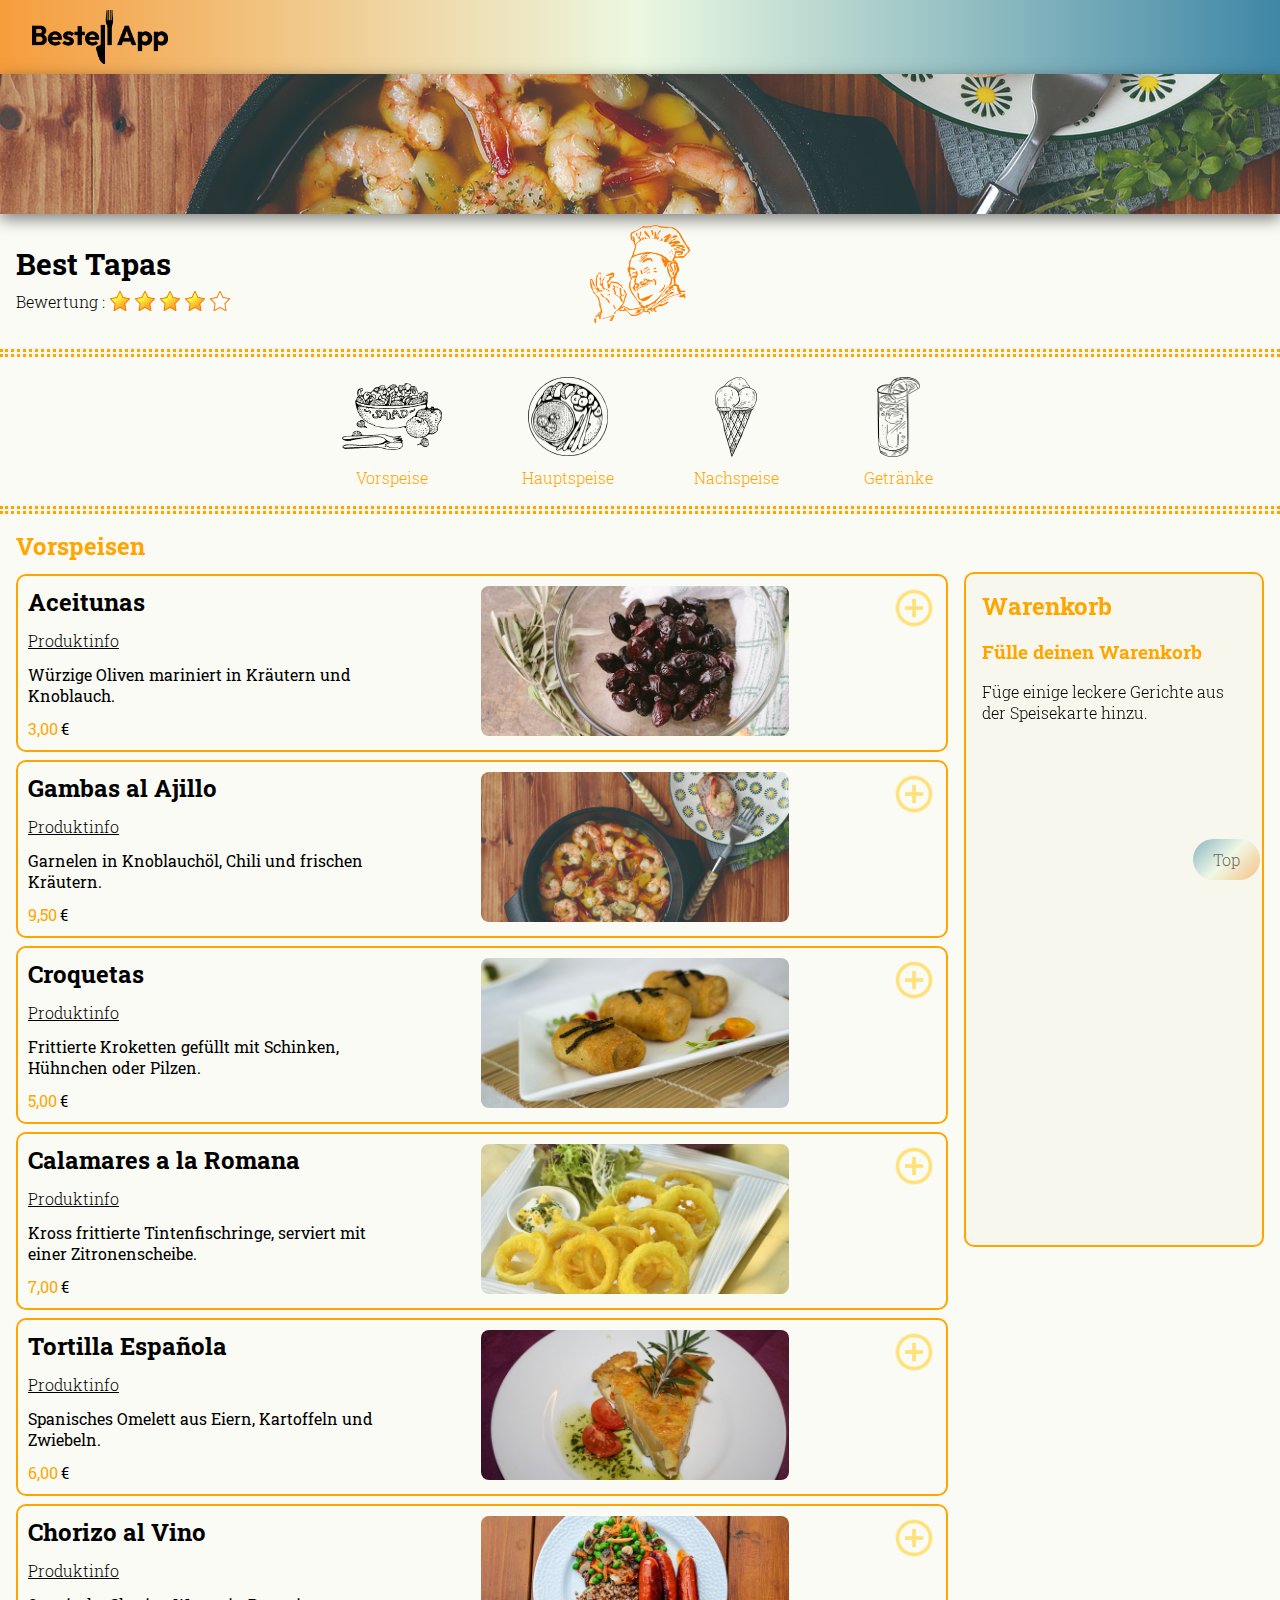
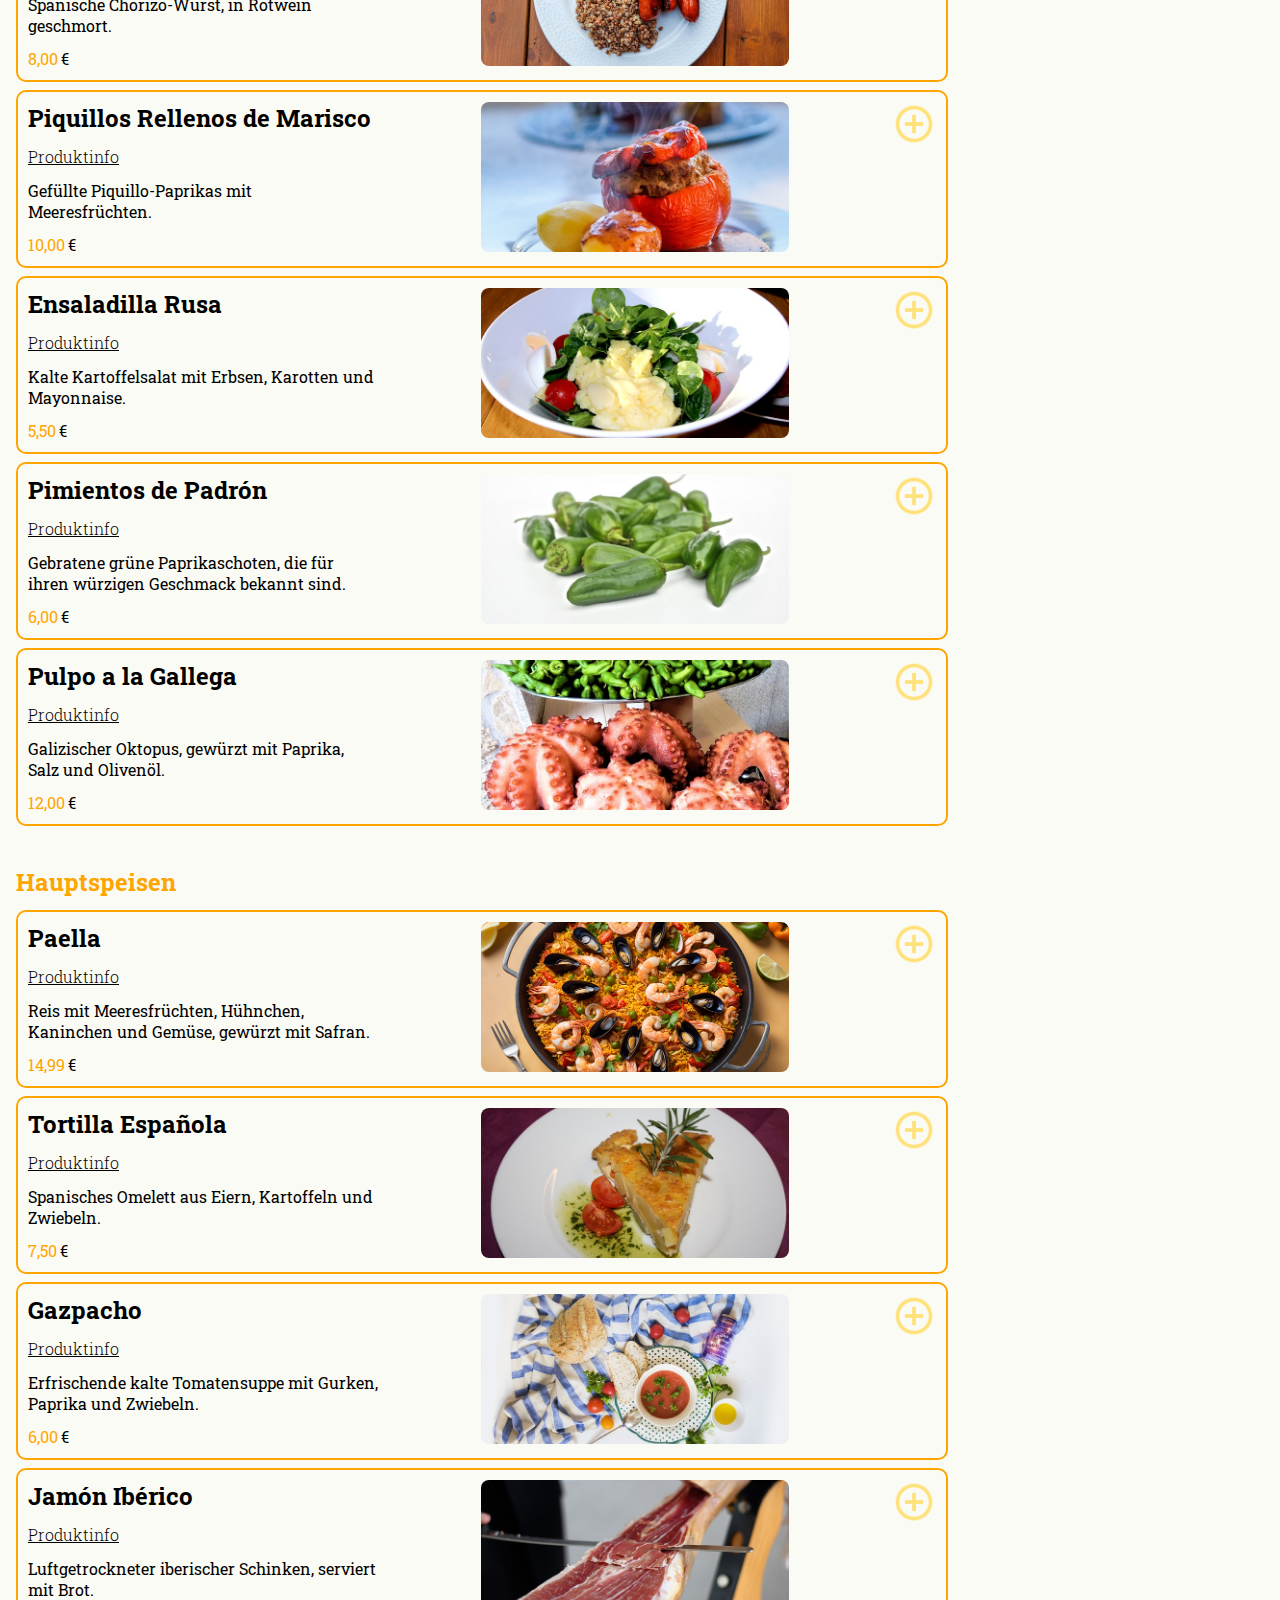
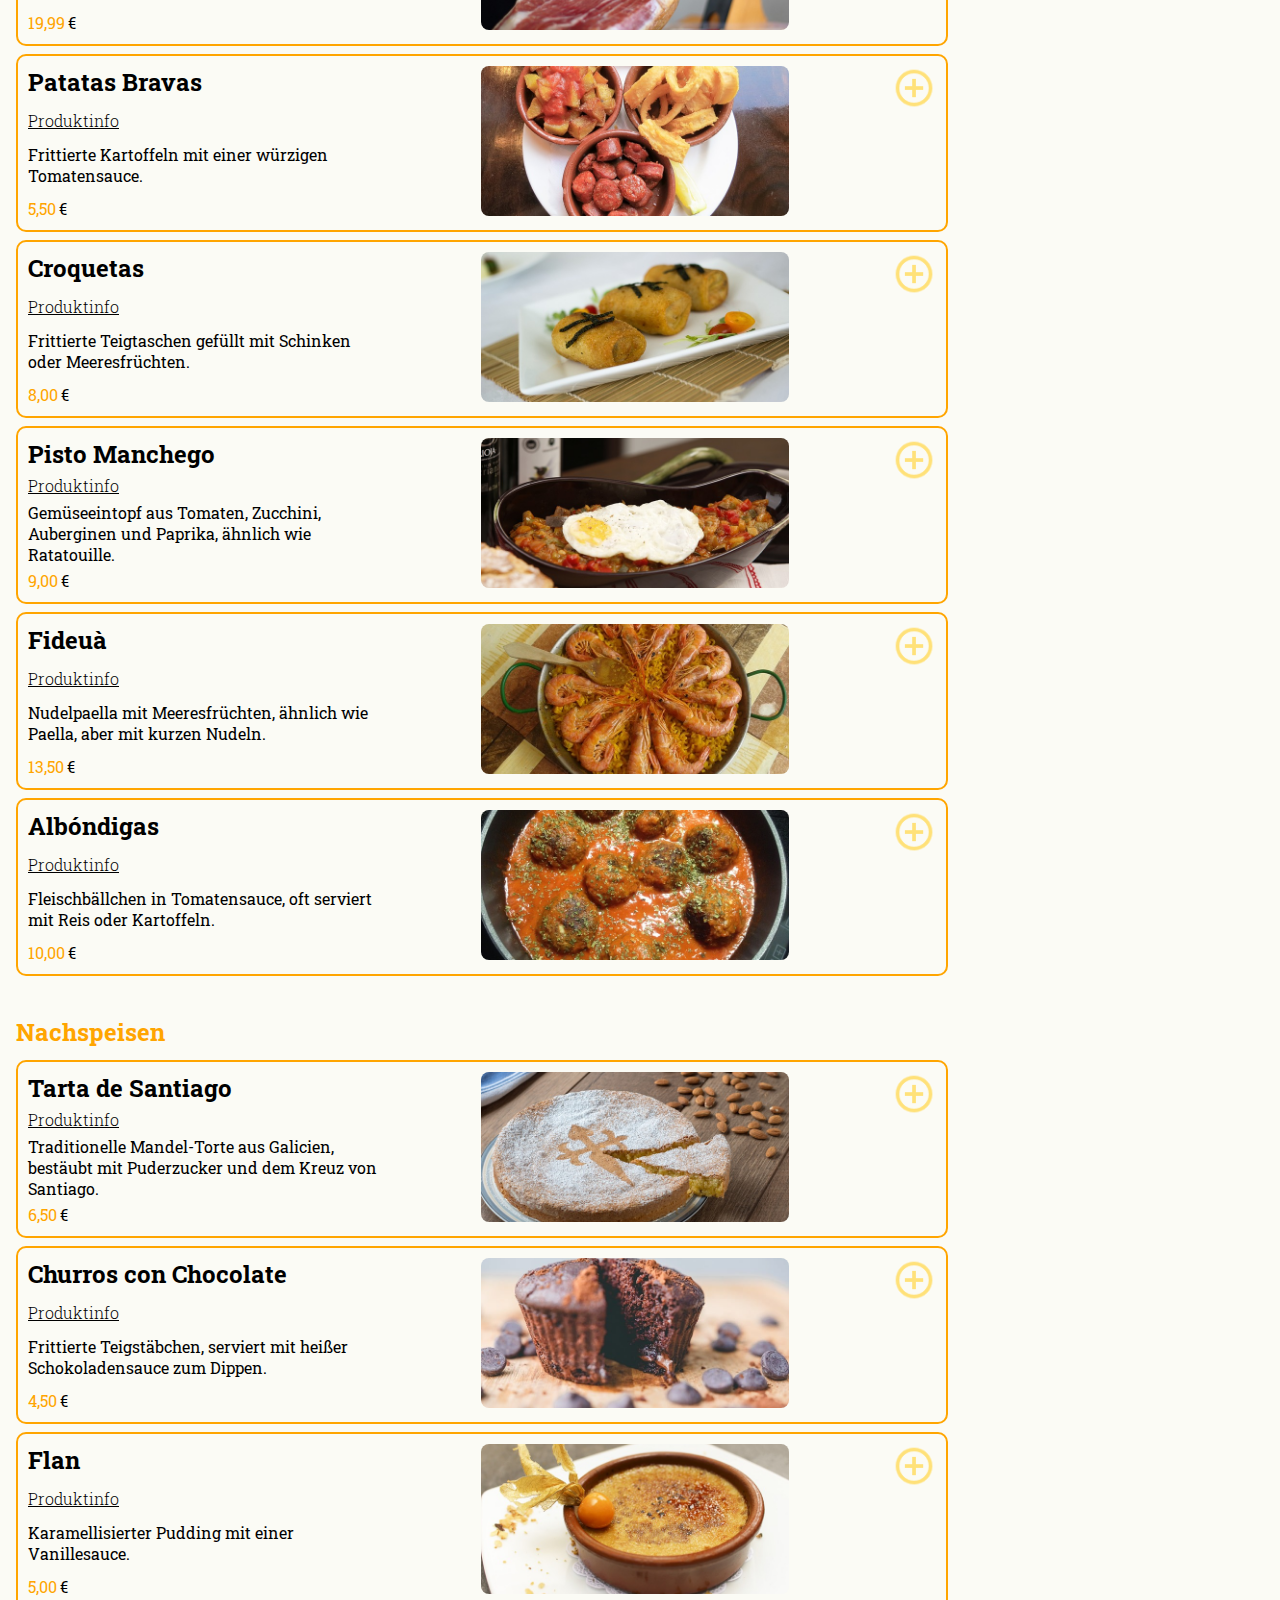
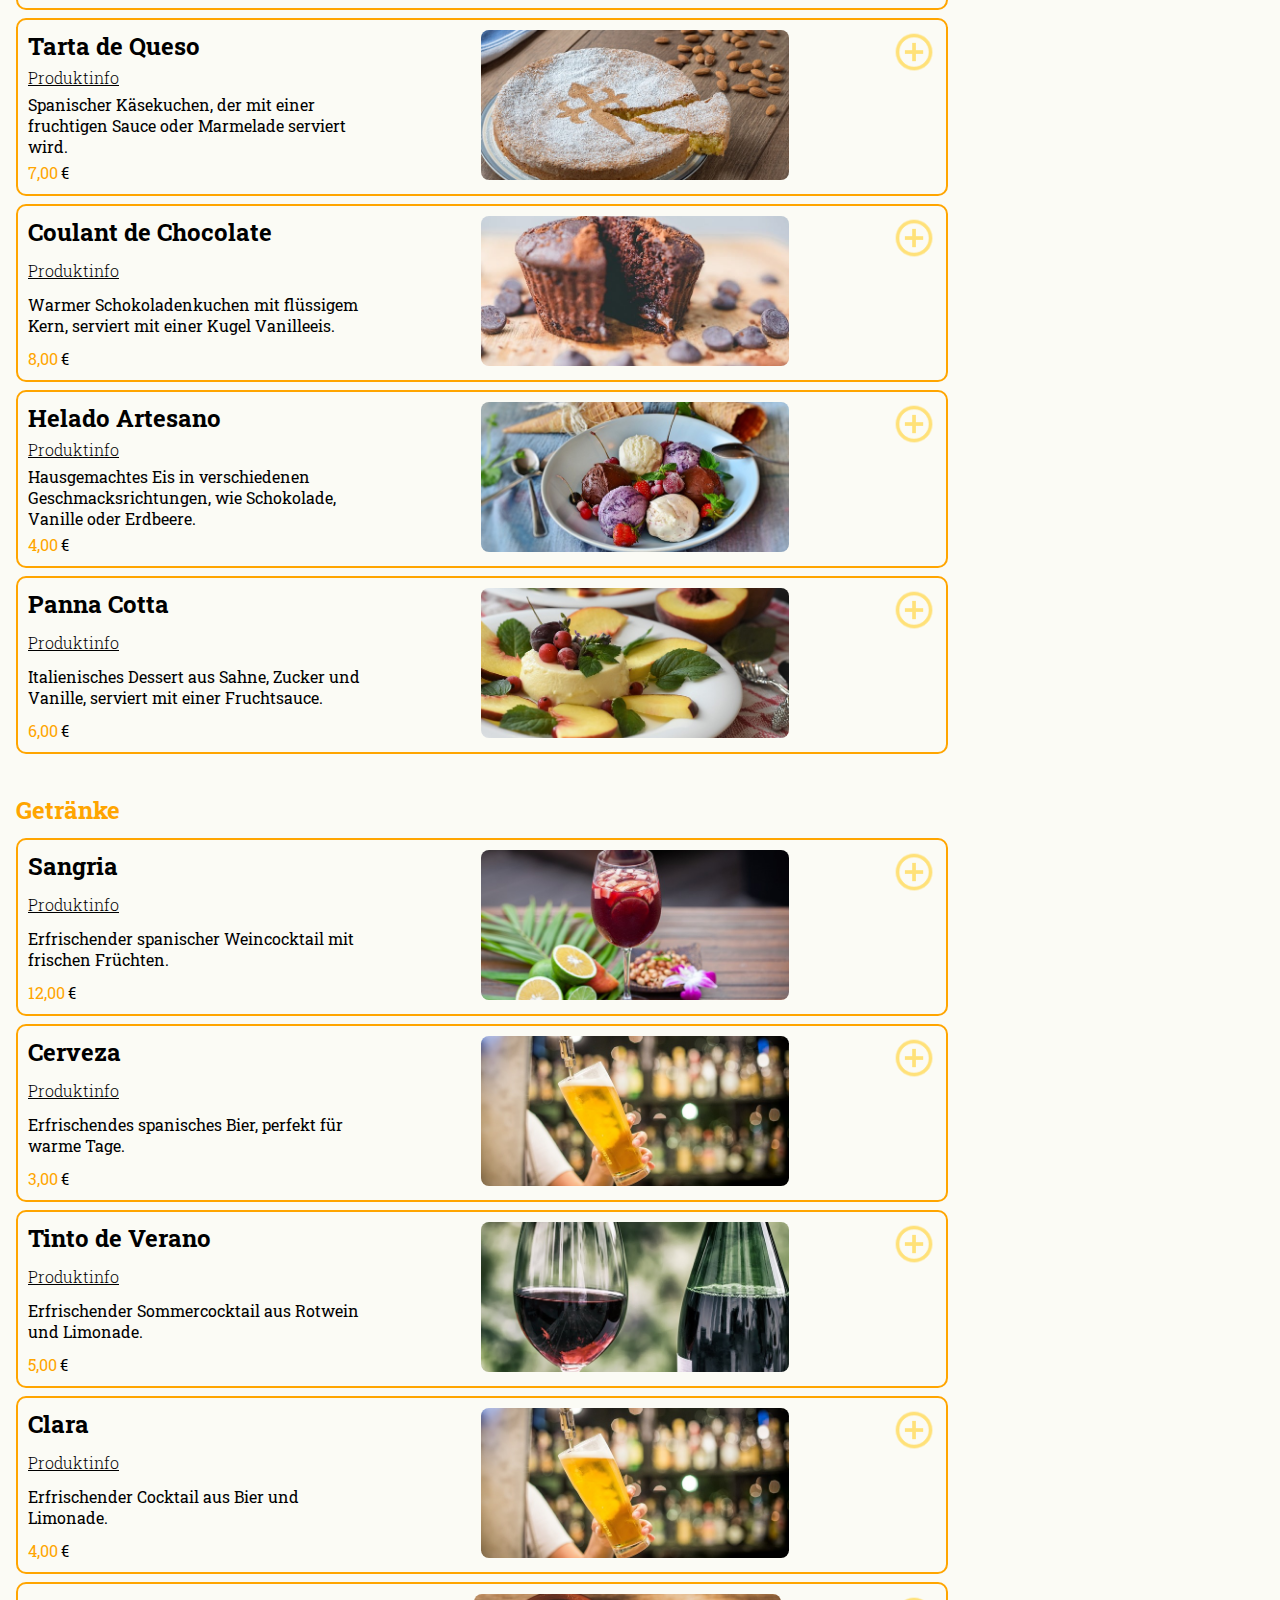
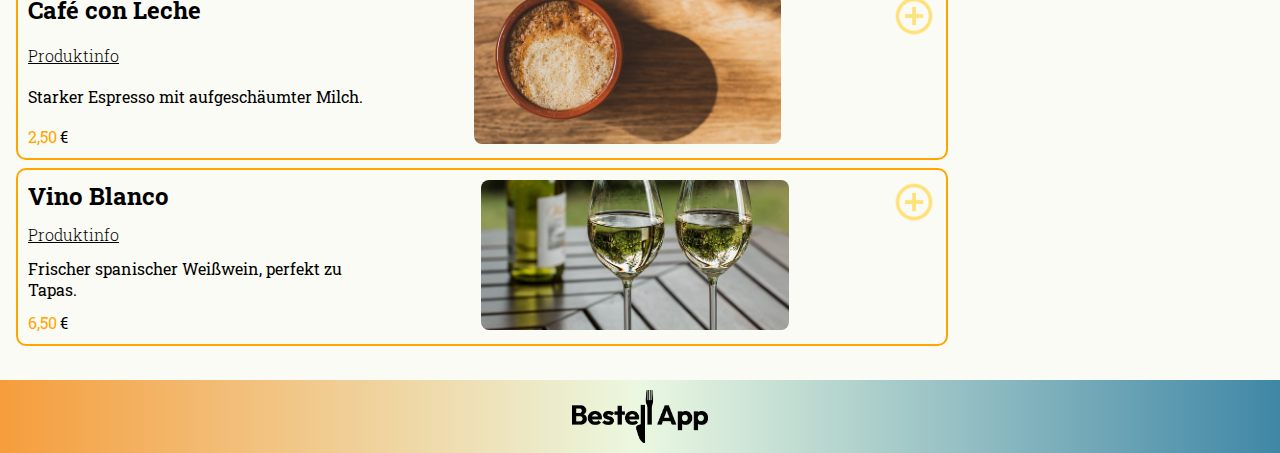
<file: index.html>
<!DOCTYPE html>
<html lang="de">
  <head>
    <meta charset="UTF-8" />
    <meta name="viewport" content="width=device-width, initial-scale=1.0" />
    <title>Bestell-App</title>

    <link rel="icon" href="./assets/Favicon/favicon-32x32.png" />
    <link rel="preconnect" href="https://fonts.googleapis.com" />
    <link rel="preconnect" href="https://fonts.gstatic.com" crossorigin />
    <link
      href="https://fonts.googleapis.com/css2?family=Raleway:ital,wght@0,100..900;1,100..900&family=Roboto+Slab:wght@100..900&display=swap"
      rel="stylesheet"
    />
    <link rel="stylesheet" href="./style.css" />
    <link rel="stylesheet" href="./styles/standard.css" />
    <link rel="stylesheet" href="./styles/basket.css" />
    <link rel="stylesheet" href="./styles/fonts.css" />
    <link rel="stylesheet" href="./styles/assets.css" />
  </head>
  <body onload="init()">
    <header id="header">
      <img src="./assets/Logo/Logo.png" alt="Logo" />
    </header>
    <main>
      <section class="aot" id="aotSection"></section>
      <div class="dish-wrapper">
        <div class="food-content">
          <section class="dish-content" id="tapasSection"></section>
          <section class="dish-content" id="dishesSection"></section>
          <section class="dish-content" id="postreSection"></section>
          <section class="dish-content" id="drinksSection"></section>
          <a href="#header" class="scrollToTopBtn">Top</a>
        </div>
        <section class="basket-wrapper" id="basketSection"></section>
        <img
          onclick="toggleBasket()"
          class="basketIcon d_none"
          src="./assets/Favicon/basket.png"
          alt="BasketImg"
        />
      </div>
    </main>
    <footer>
      <img src="./assets/Logo/Logo.png" alt="Logo" />
    </footer>
  </body>

  <script src="./script/db.js"></script>
  <script src="./script/template.js"></script>
  <script src="./script/basket.js"></script>
  <script src="./script/renderScripts.js"></script>
</html>
</file>
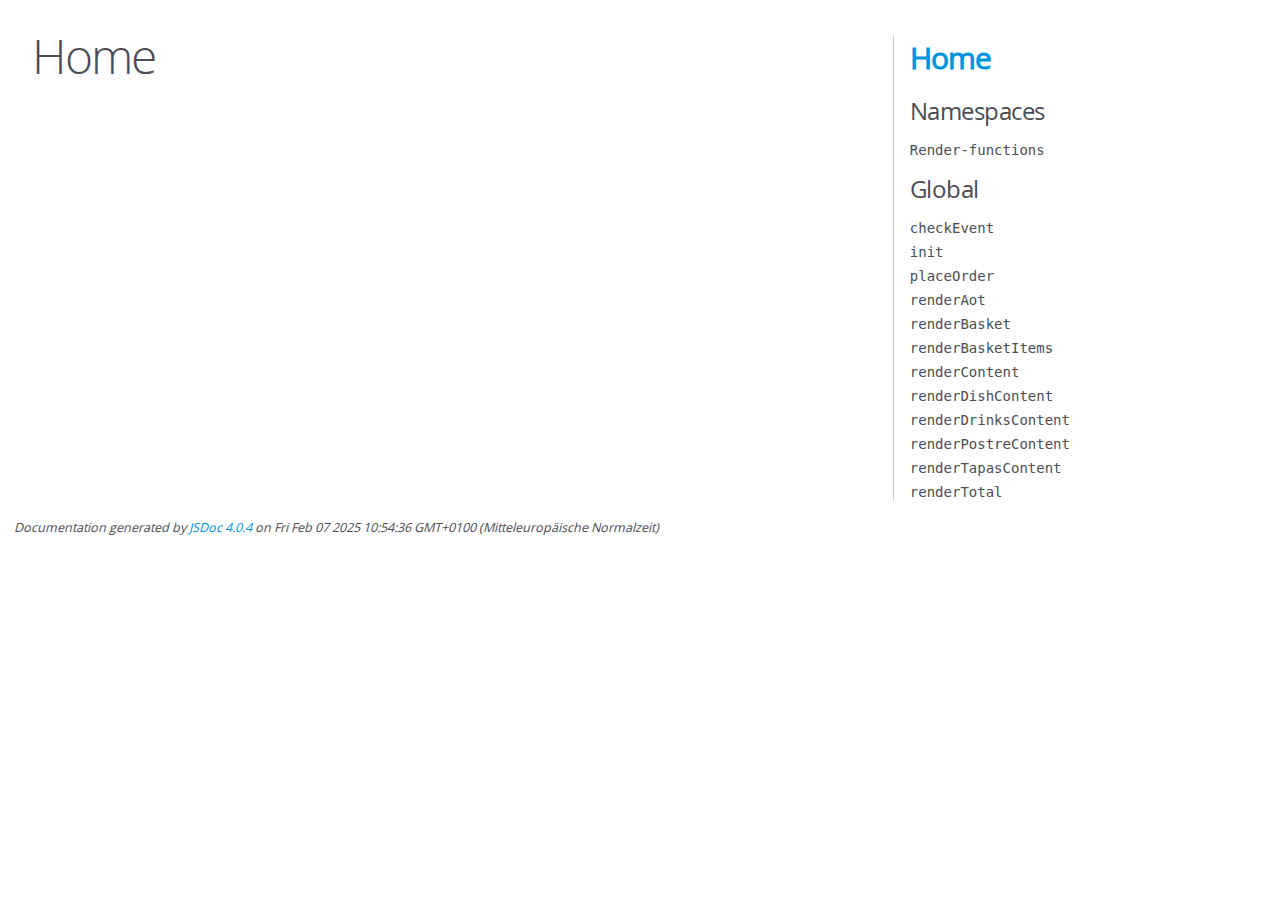
<file: out/index.html>
<!DOCTYPE html>
<html lang="en">
<head>
    <meta charset="utf-8">
    <title>JSDoc: Home</title>

    <script src="scripts/prettify/prettify.js"> </script>
    <script src="scripts/prettify/lang-css.js"> </script>
    <!--[if lt IE 9]>
      <script src="//html5shiv.googlecode.com/svn/trunk/html5.js"></script>
    <![endif]-->
    <link type="text/css" rel="stylesheet" href="styles/prettify-tomorrow.css">
    <link type="text/css" rel="stylesheet" href="styles/jsdoc-default.css">
</head>

<body>

<div id="main">

    <h1 class="page-title">Home</h1>

    



    


    <h3> </h3>










    









</div>

<nav>
    <h2><a href="index.html">Home</a></h2><h3>Namespaces</h3><ul><li><a href="Render-functions.html">Render-functions</a></li></ul><h3>Global</h3><ul><li><a href="global.html#checkEvent">checkEvent</a></li><li><a href="global.html#init">init</a></li><li><a href="global.html#placeOrder">placeOrder</a></li><li><a href="global.html#renderAot">renderAot</a></li><li><a href="global.html#renderBasket">renderBasket</a></li><li><a href="global.html#renderBasketItems">renderBasketItems</a></li><li><a href="global.html#renderContent">renderContent</a></li><li><a href="global.html#renderDishContent">renderDishContent</a></li><li><a href="global.html#renderDrinksContent">renderDrinksContent</a></li><li><a href="global.html#renderPostreContent">renderPostreContent</a></li><li><a href="global.html#renderTapasContent">renderTapasContent</a></li><li><a href="global.html#renderTotal">renderTotal</a></li></ul>
</nav>

<br class="clear">

<footer>
    Documentation generated by <a href="https://github.com/jsdoc/jsdoc">JSDoc 4.0.4</a> on Fri Feb 07 2025 10:54:36 GMT+0100 (Mitteleuropäische Normalzeit)
</footer>

<script> prettyPrint(); </script>
<script src="scripts/linenumber.js"> </script>
</body>
</html>
</file>
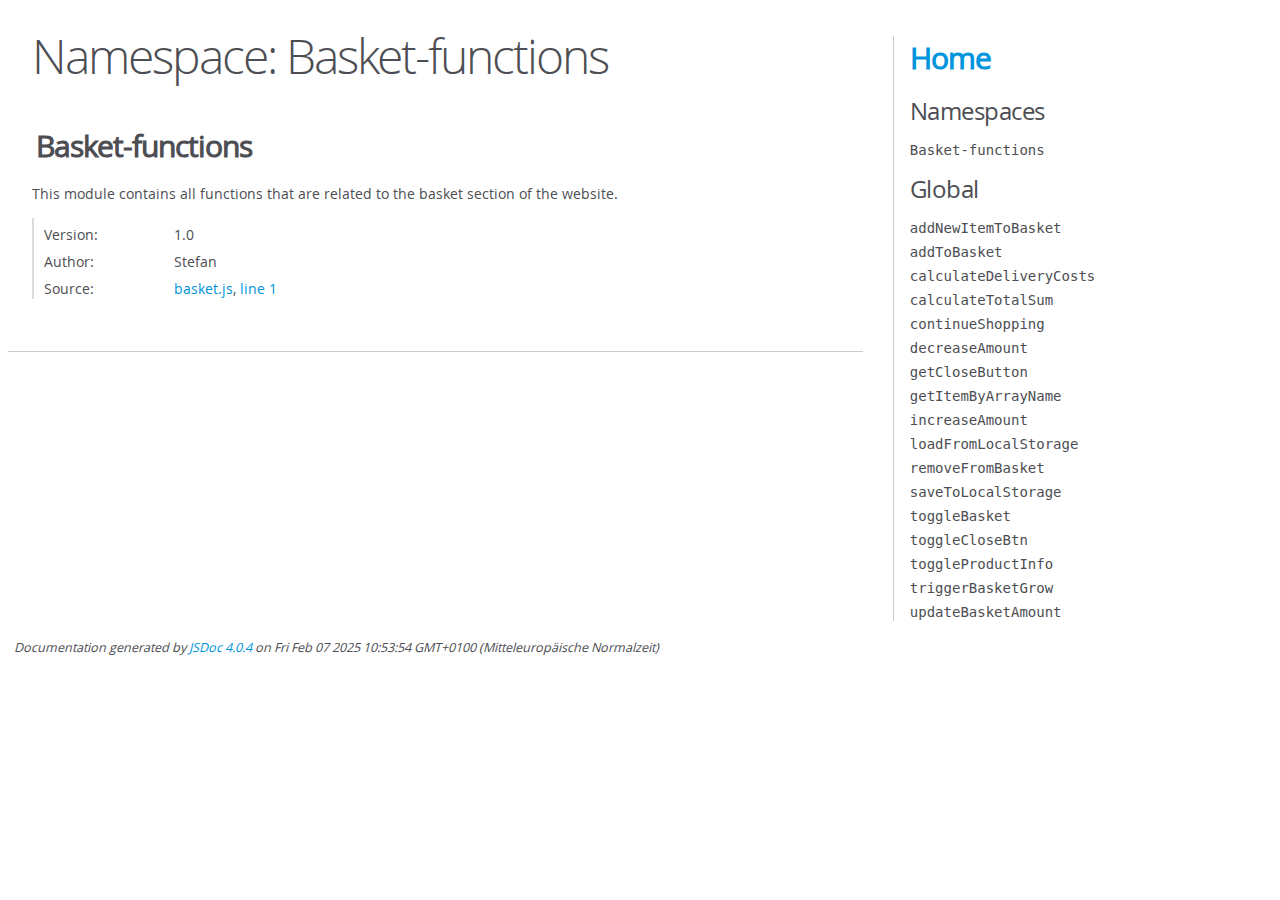
<file: out/Basket-functions.html>
<!DOCTYPE html>
<html lang="en">
<head>
    <meta charset="utf-8">
    <title>JSDoc: Namespace: Basket-functions</title>

    <script src="scripts/prettify/prettify.js"> </script>
    <script src="scripts/prettify/lang-css.js"> </script>
    <!--[if lt IE 9]>
      <script src="//html5shiv.googlecode.com/svn/trunk/html5.js"></script>
    <![endif]-->
    <link type="text/css" rel="stylesheet" href="styles/prettify-tomorrow.css">
    <link type="text/css" rel="stylesheet" href="styles/jsdoc-default.css">
</head>

<body>

<div id="main">

    <h1 class="page-title">Namespace: Basket-functions</h1>

    




<section>

<header>
    
        <h2>Basket-functions</h2>
        
    
</header>

<article>
    <div class="container-overview">
    
        
            <div class="description">This module contains all functions that are related to the basket section of the website.</div>
        

        


<dl class="details">

    
    <dt class="tag-version">Version:</dt>
    <dd class="tag-version"><ul class="dummy"><li>1.0</li></ul></dd>
    

    

    

    

    

    

    

    

    
    <dt class="tag-author">Author:</dt>
    <dd class="tag-author">
        <ul>
            <li>Stefan</li>
        </ul>
    </dd>
    

    

    

    

    
    <dt class="tag-source">Source:</dt>
    <dd class="tag-source"><ul class="dummy"><li>
        <a href="basket.js.html">basket.js</a>, <a href="basket.js.html#line1">line 1</a>
    </li></ul></dd>
    

    

    

    
</dl>


        
    
    </div>

    

    

    

    

    

    

    

    

    

    
</article>

</section>




</div>

<nav>
    <h2><a href="index.html">Home</a></h2><h3>Namespaces</h3><ul><li><a href="Basket-functions.html">Basket-functions</a></li></ul><h3>Global</h3><ul><li><a href="global.html#addNewItemToBasket">addNewItemToBasket</a></li><li><a href="global.html#addToBasket">addToBasket</a></li><li><a href="global.html#calculateDeliveryCosts">calculateDeliveryCosts</a></li><li><a href="global.html#calculateTotalSum">calculateTotalSum</a></li><li><a href="global.html#continueShopping">continueShopping</a></li><li><a href="global.html#decreaseAmount">decreaseAmount</a></li><li><a href="global.html#getCloseButton">getCloseButton</a></li><li><a href="global.html#getItemByArrayName">getItemByArrayName</a></li><li><a href="global.html#increaseAmount">increaseAmount</a></li><li><a href="global.html#loadFromLocalStorage">loadFromLocalStorage</a></li><li><a href="global.html#removeFromBasket">removeFromBasket</a></li><li><a href="global.html#saveToLocalStorage">saveToLocalStorage</a></li><li><a href="global.html#toggleBasket">toggleBasket</a></li><li><a href="global.html#toggleCloseBtn">toggleCloseBtn</a></li><li><a href="global.html#toggleProductInfo">toggleProductInfo</a></li><li><a href="global.html#triggerBasketGrow">triggerBasketGrow</a></li><li><a href="global.html#updateBasketAmount">updateBasketAmount</a></li></ul>
</nav>

<br class="clear">

<footer>
    Documentation generated by <a href="https://github.com/jsdoc/jsdoc">JSDoc 4.0.4</a> on Fri Feb 07 2025 10:53:54 GMT+0100 (Mitteleuropäische Normalzeit)
</footer>

<script> prettyPrint(); </script>
<script src="scripts/linenumber.js"> </script>
</body>
</html>
</file>
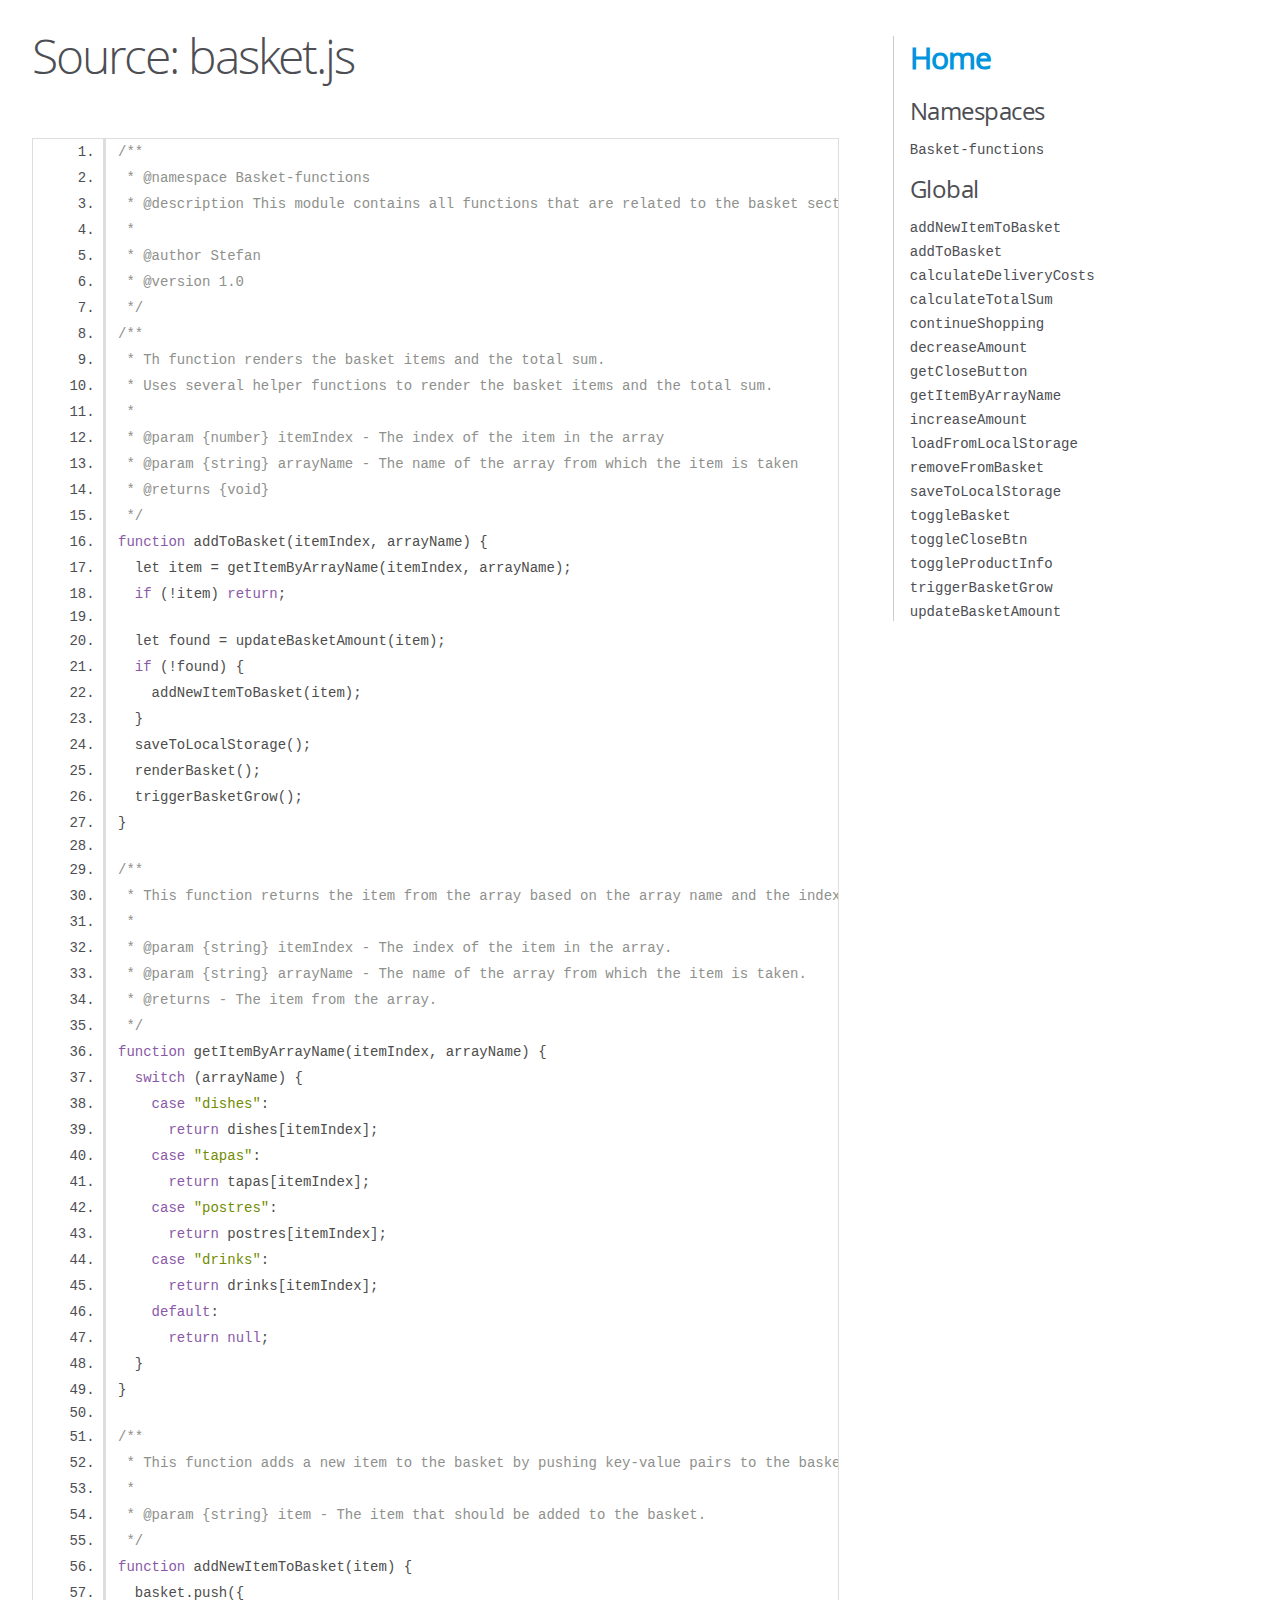
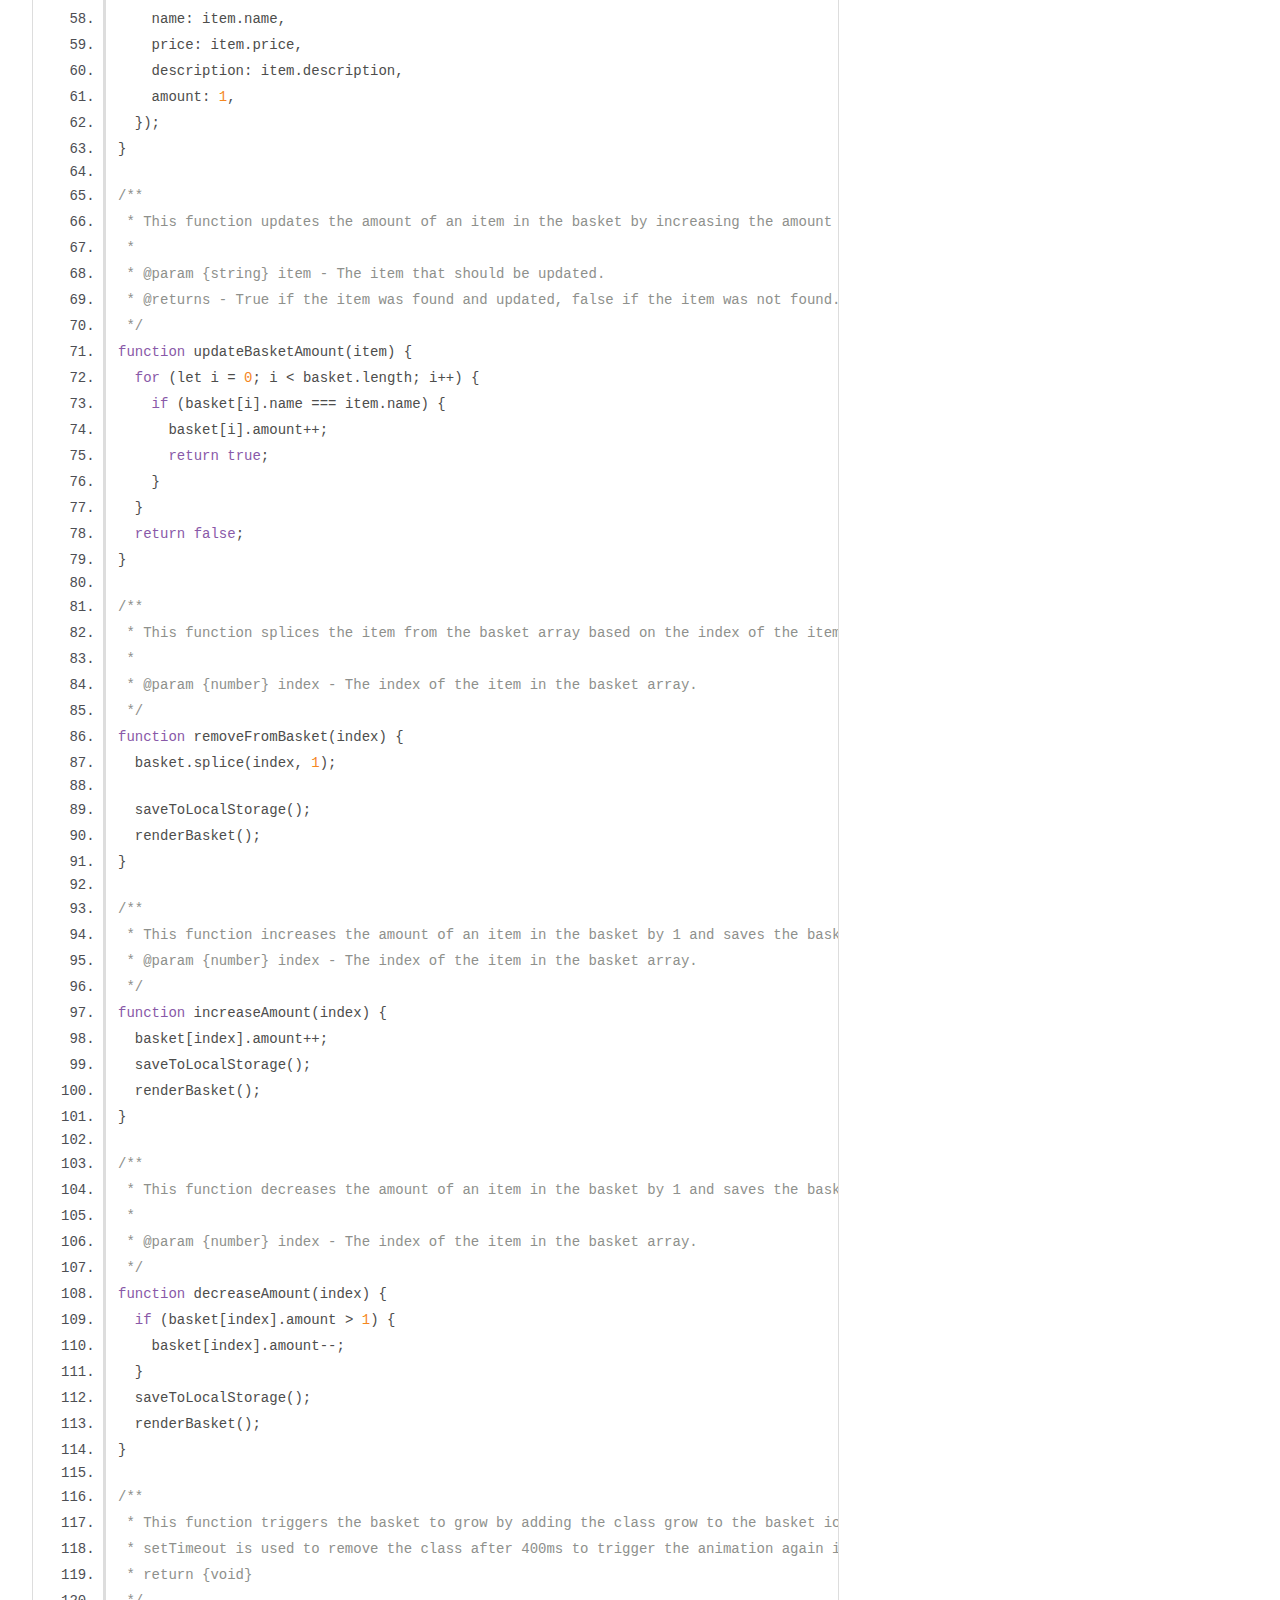
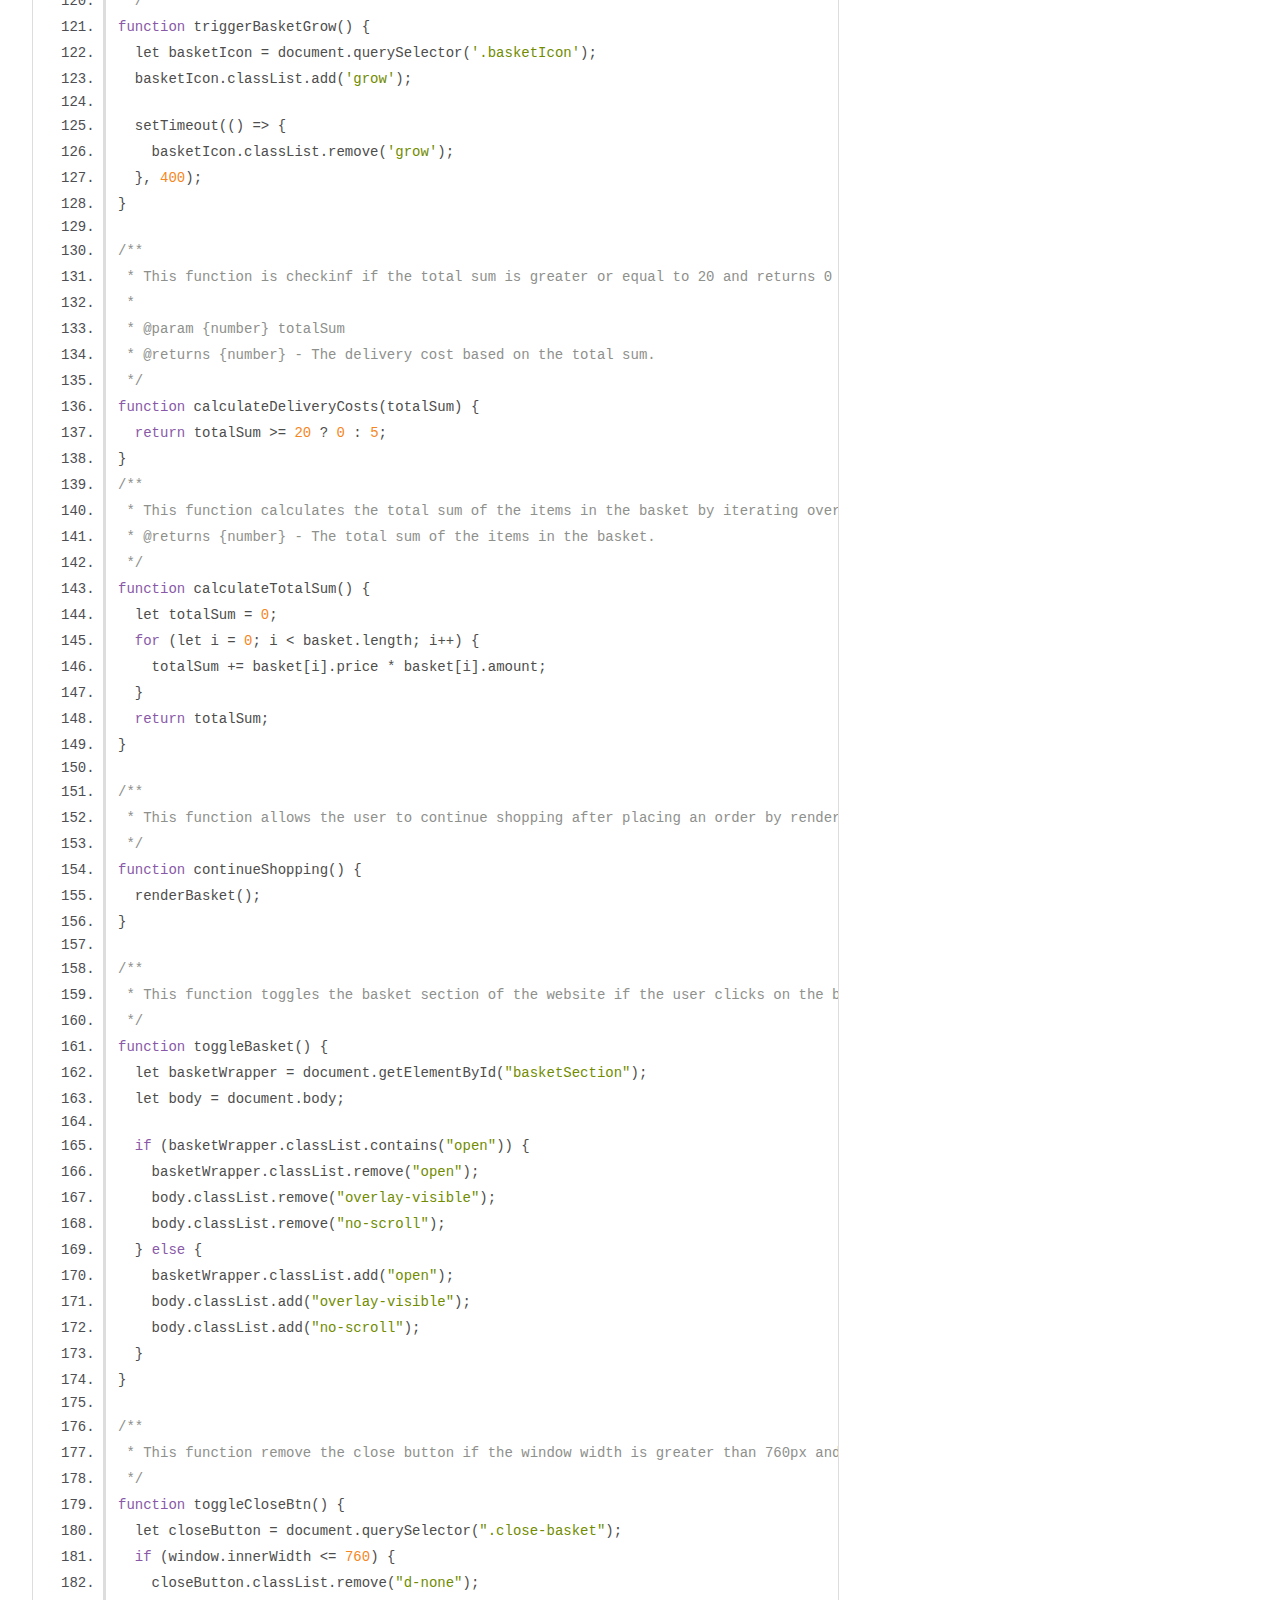
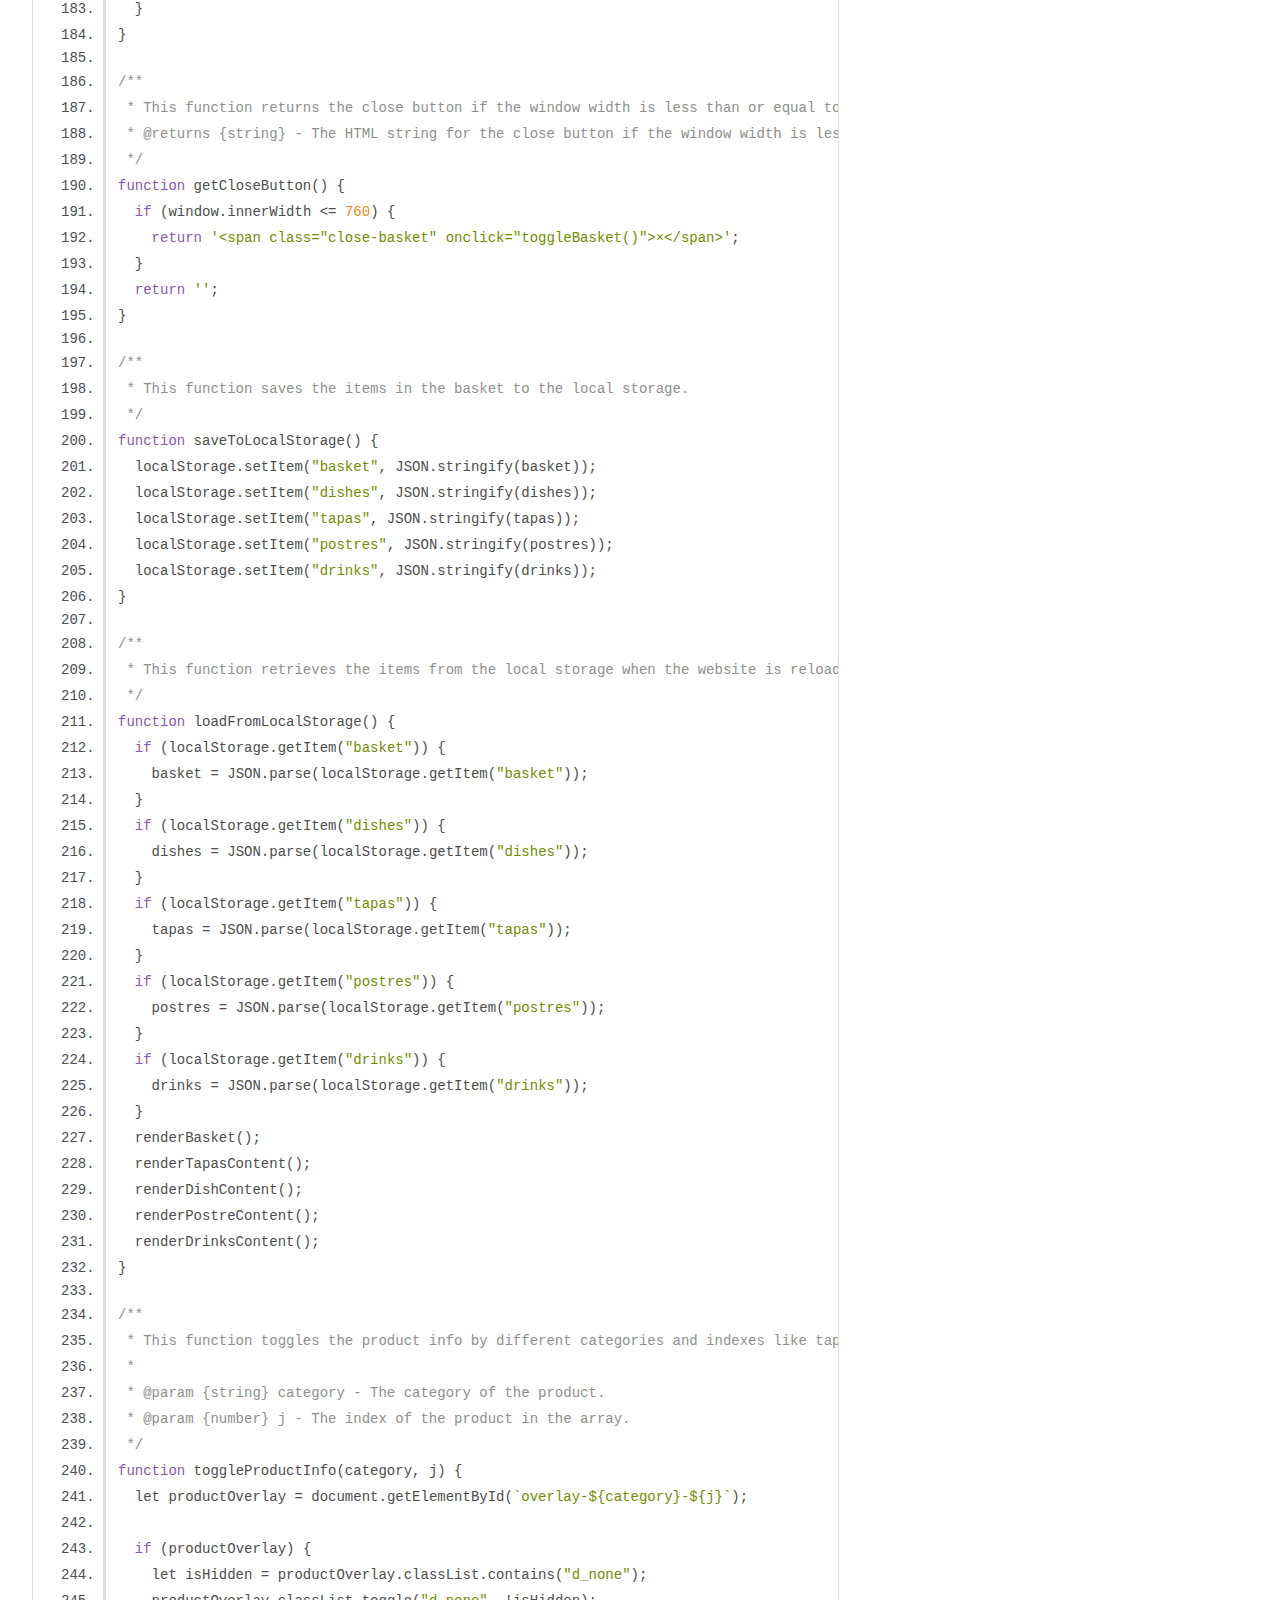
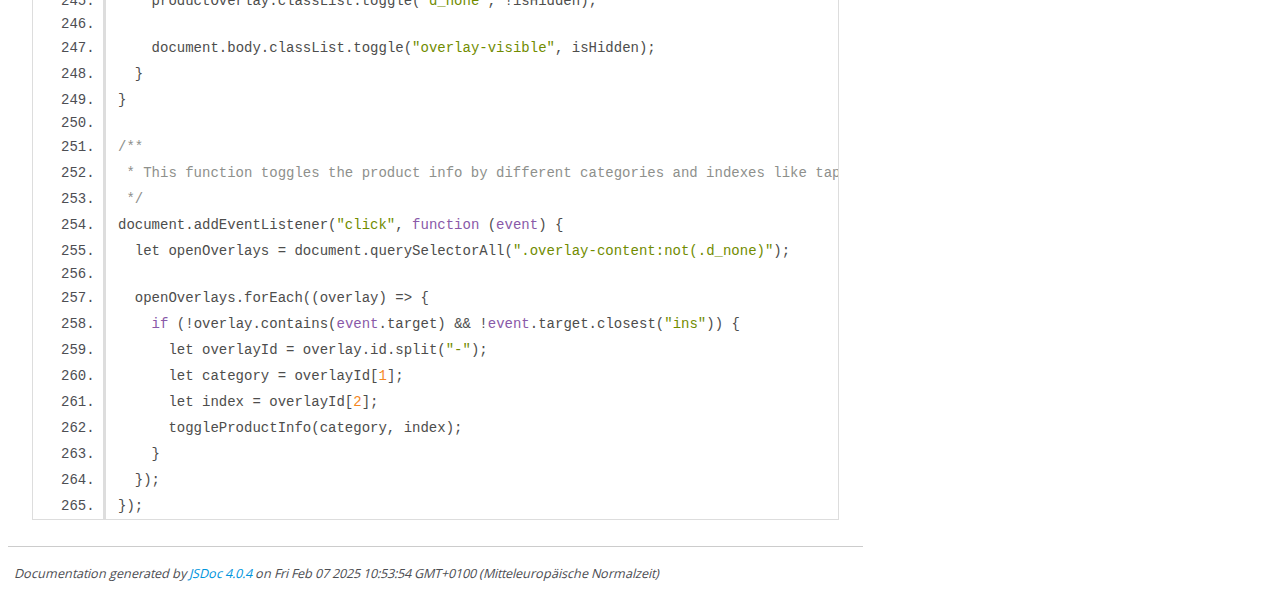
<file: out/basket.js.html>
<!DOCTYPE html>
<html lang="en">
<head>
    <meta charset="utf-8">
    <title>JSDoc: Source: basket.js</title>

    <script src="scripts/prettify/prettify.js"> </script>
    <script src="scripts/prettify/lang-css.js"> </script>
    <!--[if lt IE 9]>
      <script src="//html5shiv.googlecode.com/svn/trunk/html5.js"></script>
    <![endif]-->
    <link type="text/css" rel="stylesheet" href="styles/prettify-tomorrow.css">
    <link type="text/css" rel="stylesheet" href="styles/jsdoc-default.css">
</head>

<body>

<div id="main">

    <h1 class="page-title">Source: basket.js</h1>

    



    
    <section>
        <article>
            <pre class="prettyprint source linenums"><code>/**
 * @namespace Basket-functions
 * @description This module contains all functions that are related to the basket section of the website.
 * 
 * @author Stefan
 * @version 1.0
 */
/**
 * Th function renders the basket items and the total sum.
 * Uses several helper functions to render the basket items and the total sum.
 * 
 * @param {number} itemIndex - The index of the item in the array
 * @param {string} arrayName - The name of the array from which the item is taken
 * @returns {void}
 */
function addToBasket(itemIndex, arrayName) {
  let item = getItemByArrayName(itemIndex, arrayName);
  if (!item) return;

  let found = updateBasketAmount(item);
  if (!found) {
    addNewItemToBasket(item);
  }
  saveToLocalStorage();
  renderBasket();
  triggerBasketGrow();
}

/**
 * This function returns the item from the array based on the array name and the index of the item by using a switch statement.
 * 
 * @param {string} itemIndex - The index of the item in the array.
 * @param {string} arrayName - The name of the array from which the item is taken.
 * @returns - The item from the array.
 */
function getItemByArrayName(itemIndex, arrayName) {
  switch (arrayName) {
    case "dishes":
      return dishes[itemIndex];
    case "tapas":
      return tapas[itemIndex];
    case "postres":
      return postres[itemIndex];
    case "drinks":
      return drinks[itemIndex];
    default:
      return null;
  }
}

/**
 * This function adds a new item to the basket by pushing key-value pairs to the basket array.
 * 
 * @param {string} item - The item that should be added to the basket.
 */
function addNewItemToBasket(item) {
  basket.push({
    name: item.name,
    price: item.price,
    description: item.description,
    amount: 1,
  });
}

/**
 * This function updates the amount of an item in the basket by increasing the amount by 1.
 * 
 * @param {string} item - The item that should be updated.
 * @returns - True if the item was found and updated, false if the item was not found.
 */
function updateBasketAmount(item) {
  for (let i = 0; i &lt; basket.length; i++) {
    if (basket[i].name === item.name) {
      basket[i].amount++;
      return true;
    }
  }
  return false;
}

/**
 * This function splices the item from the basket array based on the index of the item, which means that the item is removed from the basket.
 * 
 * @param {number} index - The index of the item in the basket array.
 */
function removeFromBasket(index) {
  basket.splice(index, 1);

  saveToLocalStorage();
  renderBasket();
}

/**
 * This function increases the amount of an item in the basket by 1 and saves the basket to the local storage.Renderbasket is called to render the basket.
 * @param {number} index - The index of the item in the basket array.
 */
function increaseAmount(index) {
  basket[index].amount++;
  saveToLocalStorage();
  renderBasket();
}

/**
 * This function decreases the amount of an item in the basket by 1 and saves the basket to the local storage. Renderbasket is called to render the basket.
 * 
 * @param {number} index - The index of the item in the basket array.
 */
function decreaseAmount(index) {
  if (basket[index].amount > 1) {
    basket[index].amount--;
  }
  saveToLocalStorage();
  renderBasket();
}

/**
 * This function triggers the basket to grow by adding the class grow to the basket icon and removing it after 400ms with a setTimeout function.
 * setTimeout is used to remove the class after 400ms to trigger the animation again if the user adds another item to the basket.
 * return {void}
 */
function triggerBasketGrow() {
  let basketIcon = document.querySelector('.basketIcon');
  basketIcon.classList.add('grow');

  setTimeout(() => {
    basketIcon.classList.remove('grow');
  }, 400);
}

/**
 * This function is checkinf if the total sum is greater or equal to 20 and returns 0 if it is true and 5 if it is false.
 * 
 * @param {number} totalSum 
 * @returns {number} - The delivery cost based on the total sum.
 */
function calculateDeliveryCosts(totalSum) {
  return totalSum >= 20 ? 0 : 5;
}
/**
 * This function calculates the total sum of the items in the basket by iterating over the basket array and multiplying the price of the item with the amount of the item.
 * @returns {number} - The total sum of the items in the basket.
 */
function calculateTotalSum() {
  let totalSum = 0;
  for (let i = 0; i &lt; basket.length; i++) {
    totalSum += basket[i].price * basket[i].amount;
  }
  return totalSum;
}

/**
 * This function allows the user to continue shopping after placing an order by rendering the basket.
 */
function continueShopping() {
  renderBasket();
}

/**
 * This function toggles the basket section of the website if the user clicks on the basket icon or beside the basket section.
 */
function toggleBasket() {
  let basketWrapper = document.getElementById("basketSection");
  let body = document.body;

  if (basketWrapper.classList.contains("open")) {
    basketWrapper.classList.remove("open");
    body.classList.remove("overlay-visible");
    body.classList.remove("no-scroll");
  } else {
    basketWrapper.classList.add("open");
    body.classList.add("overlay-visible");
    body.classList.add("no-scroll");
  }
}

/**
 * This function remove the close button if the window width is greater than 760px and the close button is visible.
 */
function toggleCloseBtn() {
  let closeButton = document.querySelector(".close-basket");
  if (window.innerWidth &lt;= 760) {
    closeButton.classList.remove("d-none");
  } 
}

/**
 * This function returns the close button if the window width is less than or equal to 760px.
 * @returns {string} - The HTML string for the close button if the window width is less than or equal to 760px.
 */
function getCloseButton() {
  if (window.innerWidth &lt;= 760) {
    return '&lt;span class="close-basket" onclick="toggleBasket()">×&lt;/span>';
  }
  return '';
}

/**
 * This function saves the items in the basket to the local storage.
 */
function saveToLocalStorage() {
  localStorage.setItem("basket", JSON.stringify(basket));
  localStorage.setItem("dishes", JSON.stringify(dishes));
  localStorage.setItem("tapas", JSON.stringify(tapas));
  localStorage.setItem("postres", JSON.stringify(postres));
  localStorage.setItem("drinks", JSON.stringify(drinks));
}

/**
 * This function retrieves the items from the local storage when the website is reloaded.
 */
function loadFromLocalStorage() {
  if (localStorage.getItem("basket")) {
    basket = JSON.parse(localStorage.getItem("basket"));
  }
  if (localStorage.getItem("dishes")) {
    dishes = JSON.parse(localStorage.getItem("dishes"));
  }
  if (localStorage.getItem("tapas")) {
    tapas = JSON.parse(localStorage.getItem("tapas"));
  }
  if (localStorage.getItem("postres")) {
    postres = JSON.parse(localStorage.getItem("postres"));
  }
  if (localStorage.getItem("drinks")) {
    drinks = JSON.parse(localStorage.getItem("drinks"));
  }
  renderBasket();
  renderTapasContent();
  renderDishContent();
  renderPostreContent();
  renderDrinksContent();
}

/**
 * This function toggles the product info by different categories and indexes like tapas, postres, drinks.
 * 
 * @param {string} category - The category of the product.
 * @param {number} j - The index of the product in the array. 
 */
function toggleProductInfo(category, j) {
  let productOverlay = document.getElementById(`overlay-${category}-${j}`);
  
  if (productOverlay) {
    let isHidden = productOverlay.classList.contains("d_none");
    productOverlay.classList.toggle("d_none", !isHidden);

    document.body.classList.toggle("overlay-visible", isHidden);
  }
}

/**
 * This function toggles the product info by different categories and indexes like tapas, postres, drinks.
 */
document.addEventListener("click", function (event) {
  let openOverlays = document.querySelectorAll(".overlay-content:not(.d_none)");

  openOverlays.forEach((overlay) => {
    if (!overlay.contains(event.target) &amp;&amp; !event.target.closest("ins")) {
      let overlayId = overlay.id.split("-");
      let category = overlayId[1];
      let index = overlayId[2];
      toggleProductInfo(category, index);
    }
  });
});</code></pre>
        </article>
    </section>




</div>

<nav>
    <h2><a href="index.html">Home</a></h2><h3>Namespaces</h3><ul><li><a href="Basket-functions.html">Basket-functions</a></li></ul><h3>Global</h3><ul><li><a href="global.html#addNewItemToBasket">addNewItemToBasket</a></li><li><a href="global.html#addToBasket">addToBasket</a></li><li><a href="global.html#calculateDeliveryCosts">calculateDeliveryCosts</a></li><li><a href="global.html#calculateTotalSum">calculateTotalSum</a></li><li><a href="global.html#continueShopping">continueShopping</a></li><li><a href="global.html#decreaseAmount">decreaseAmount</a></li><li><a href="global.html#getCloseButton">getCloseButton</a></li><li><a href="global.html#getItemByArrayName">getItemByArrayName</a></li><li><a href="global.html#increaseAmount">increaseAmount</a></li><li><a href="global.html#loadFromLocalStorage">loadFromLocalStorage</a></li><li><a href="global.html#removeFromBasket">removeFromBasket</a></li><li><a href="global.html#saveToLocalStorage">saveToLocalStorage</a></li><li><a href="global.html#toggleBasket">toggleBasket</a></li><li><a href="global.html#toggleCloseBtn">toggleCloseBtn</a></li><li><a href="global.html#toggleProductInfo">toggleProductInfo</a></li><li><a href="global.html#triggerBasketGrow">triggerBasketGrow</a></li><li><a href="global.html#updateBasketAmount">updateBasketAmount</a></li></ul>
</nav>

<br class="clear">

<footer>
    Documentation generated by <a href="https://github.com/jsdoc/jsdoc">JSDoc 4.0.4</a> on Fri Feb 07 2025 10:53:54 GMT+0100 (Mitteleuropäische Normalzeit)
</footer>

<script> prettyPrint(); </script>
<script src="scripts/linenumber.js"> </script>
</body>
</html>
</file>
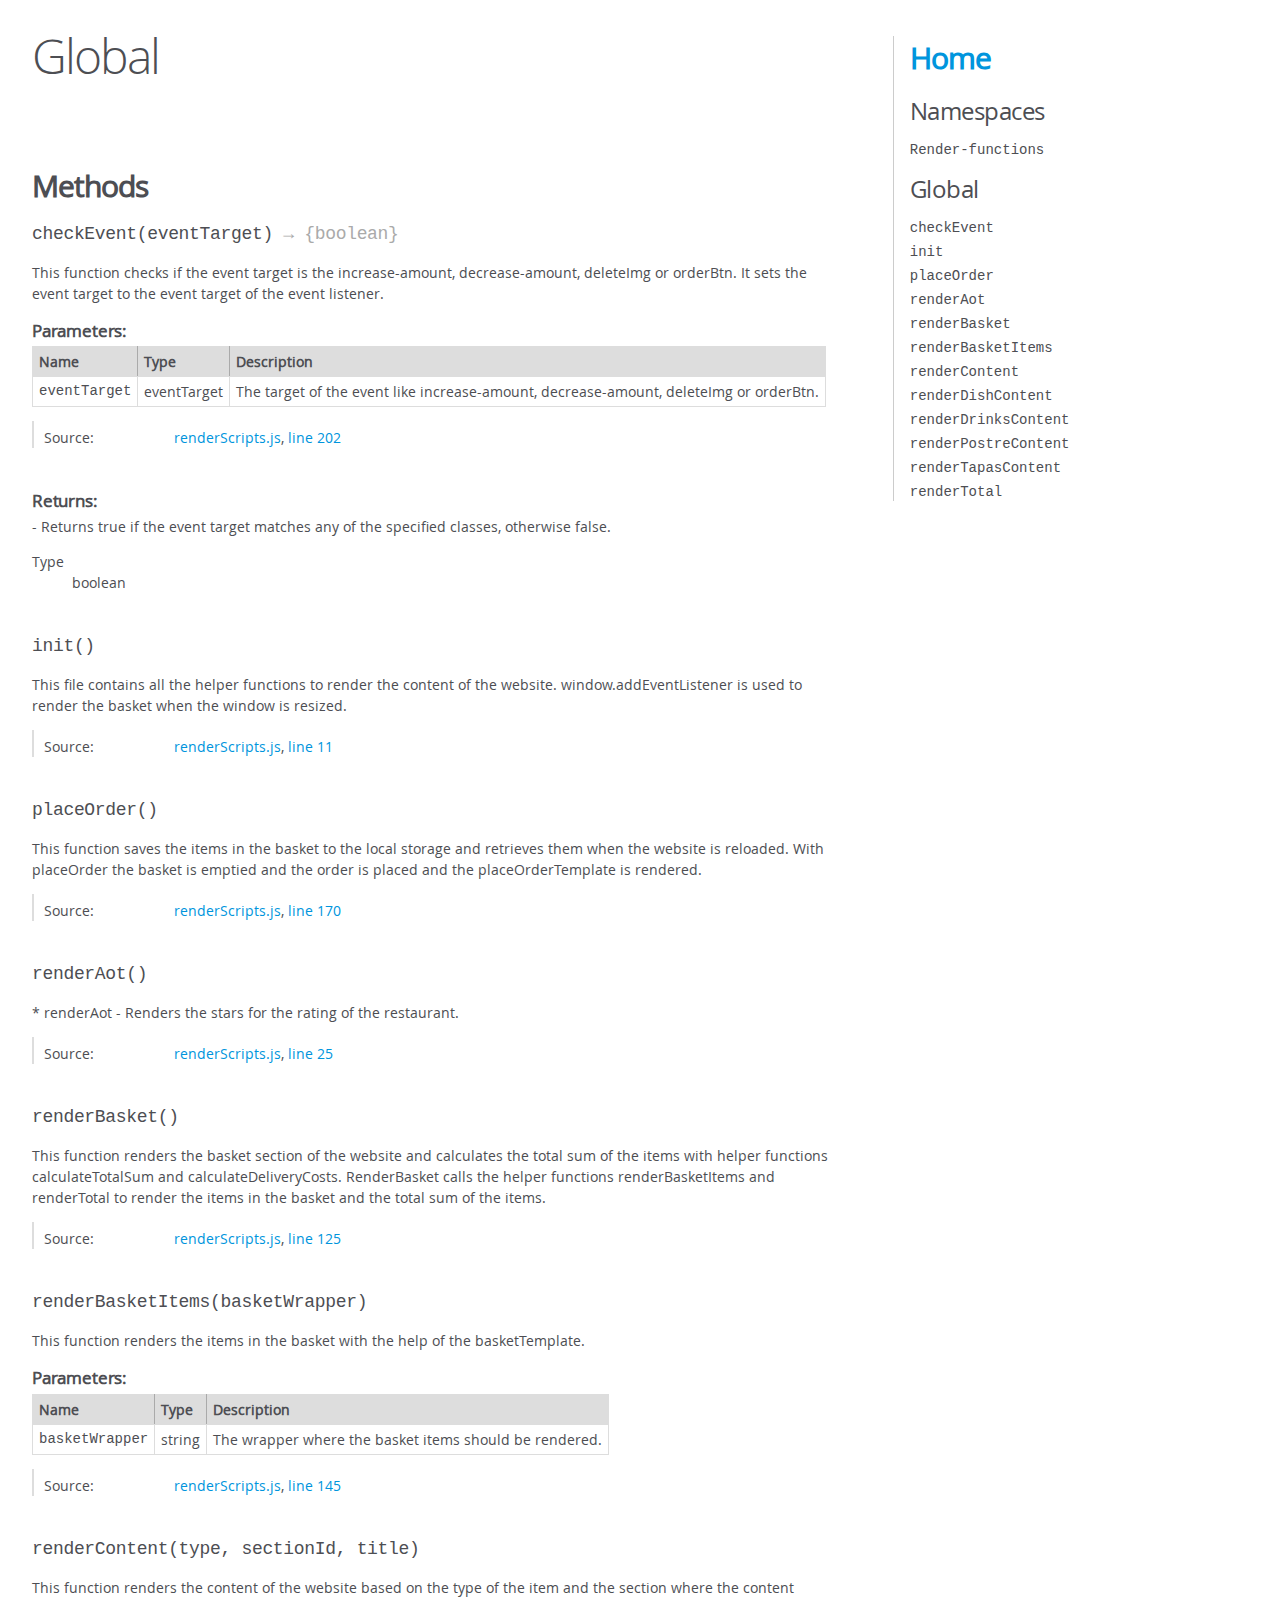
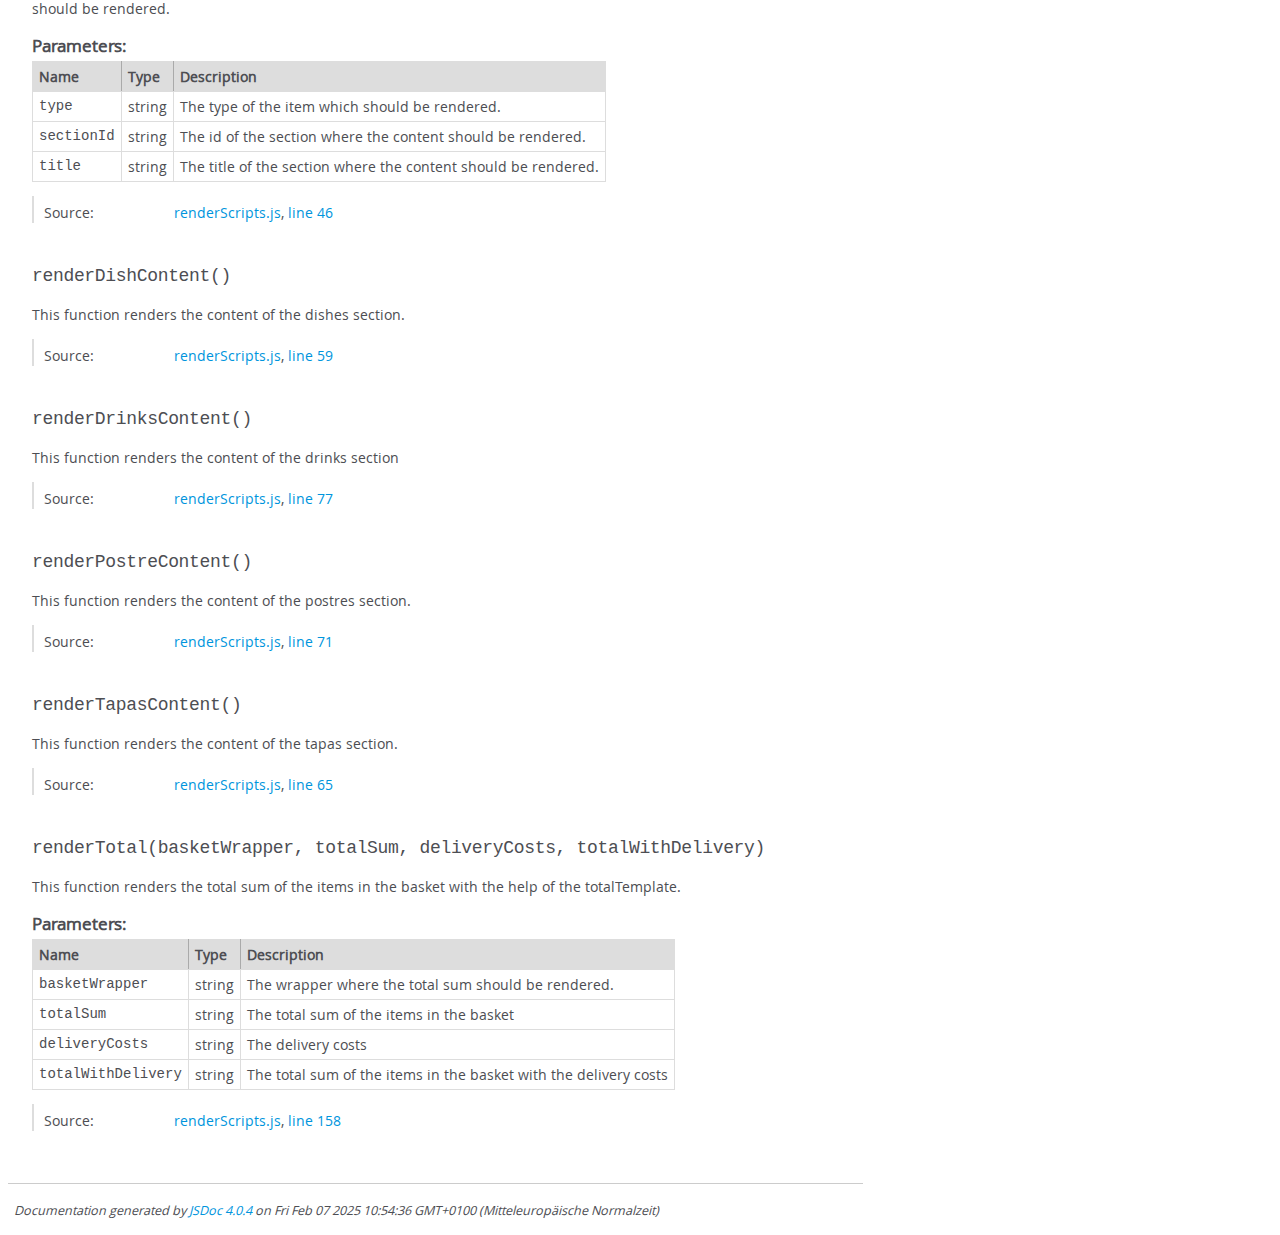
<file: out/global.html>
<!DOCTYPE html>
<html lang="en">
<head>
    <meta charset="utf-8">
    <title>JSDoc: Global</title>

    <script src="scripts/prettify/prettify.js"> </script>
    <script src="scripts/prettify/lang-css.js"> </script>
    <!--[if lt IE 9]>
      <script src="//html5shiv.googlecode.com/svn/trunk/html5.js"></script>
    <![endif]-->
    <link type="text/css" rel="stylesheet" href="styles/prettify-tomorrow.css">
    <link type="text/css" rel="stylesheet" href="styles/jsdoc-default.css">
</head>

<body>

<div id="main">

    <h1 class="page-title">Global</h1>

    




<section>

<header>
    
        <h2></h2>
        
    
</header>

<article>
    <div class="container-overview">
    
        

        


<dl class="details">

    

    

    

    

    

    

    

    

    

    

    

    

    

    

    

    
</dl>


        
    
    </div>

    

    

    

    

    

    

    

    
        <h3 class="subsection-title">Methods</h3>

        
            

    

    
    <h4 class="name" id="checkEvent"><span class="type-signature"></span>checkEvent<span class="signature">(eventTarget)</span><span class="type-signature"> &rarr; {boolean}</span></h4>
    

    



<div class="description">
    This function checks if the event target is the increase-amount, decrease-amount, deleteImg or orderBtn. It sets the event target to the event target of the event listener.
</div>









    <h5>Parameters:</h5>
    

<table class="params">
    <thead>
    <tr>
        
        <th>Name</th>
        

        <th>Type</th>

        

        

        <th class="last">Description</th>
    </tr>
    </thead>

    <tbody>
    

        <tr>
            
                <td class="name"><code>eventTarget</code></td>
            

            <td class="type">
            
                
<span class="param-type">eventTarget</span>


            
            </td>

            

            

            <td class="description last">The target of the event like increase-amount, decrease-amount, deleteImg or orderBtn.</td>
        </tr>

    
    </tbody>
</table>






<dl class="details">

    

    

    

    

    

    

    

    

    

    

    

    

    
    <dt class="tag-source">Source:</dt>
    <dd class="tag-source"><ul class="dummy"><li>
        <a href="renderScripts.js.html">renderScripts.js</a>, <a href="renderScripts.js.html#line202">line 202</a>
    </li></ul></dd>
    

    

    

    
</dl>















<h5>Returns:</h5>

        
<div class="param-desc">
    - Returns true if the event target matches any of the specified classes, otherwise false.
</div>



<dl>
    <dt>
        Type
    </dt>
    <dd>
        
<span class="param-type">boolean</span>


    </dd>
</dl>

    





        
            

    

    
    <h4 class="name" id="init"><span class="type-signature"></span>init<span class="signature">()</span><span class="type-signature"></span></h4>
    

    



<div class="description">
    This file contains all the helper functions to render the content of the website. window.addEventListener is used to render the basket when the window is resized.
</div>













<dl class="details">

    

    

    

    

    

    

    

    

    

    

    

    

    
    <dt class="tag-source">Source:</dt>
    <dd class="tag-source"><ul class="dummy"><li>
        <a href="renderScripts.js.html">renderScripts.js</a>, <a href="renderScripts.js.html#line11">line 11</a>
    </li></ul></dd>
    

    

    

    
</dl>




















        
            

    

    
    <h4 class="name" id="placeOrder"><span class="type-signature"></span>placeOrder<span class="signature">()</span><span class="type-signature"></span></h4>
    

    



<div class="description">
    This function saves the items in the basket to the local storage and retrieves them when the website is reloaded.With placeOrder the basket is emptied and the order is placed and the placeOrderTemplate is rendered.
</div>













<dl class="details">

    

    

    

    

    

    

    

    

    

    

    

    

    
    <dt class="tag-source">Source:</dt>
    <dd class="tag-source"><ul class="dummy"><li>
        <a href="renderScripts.js.html">renderScripts.js</a>, <a href="renderScripts.js.html#line170">line 170</a>
    </li></ul></dd>
    

    

    

    
</dl>




















        
            

    

    
    <h4 class="name" id="renderAot"><span class="type-signature"></span>renderAot<span class="signature">()</span><span class="type-signature"></span></h4>
    

    



<div class="description">
    * renderAot - Renders the stars for the rating of the restaurant.
</div>













<dl class="details">

    

    

    

    

    

    

    

    

    

    

    

    

    
    <dt class="tag-source">Source:</dt>
    <dd class="tag-source"><ul class="dummy"><li>
        <a href="renderScripts.js.html">renderScripts.js</a>, <a href="renderScripts.js.html#line25">line 25</a>
    </li></ul></dd>
    

    

    

    
</dl>




















        
            

    

    
    <h4 class="name" id="renderBasket"><span class="type-signature"></span>renderBasket<span class="signature">()</span><span class="type-signature"></span></h4>
    

    



<div class="description">
    This function renders the basket section of the website and calculates the total sum of the items with helper functions calculateTotalSum and calculateDeliveryCosts.RenderBasket calls the helper functions renderBasketItems and renderTotal to render the items in the basket and the total sum of the items.
</div>













<dl class="details">

    

    

    

    

    

    

    

    

    

    

    

    

    
    <dt class="tag-source">Source:</dt>
    <dd class="tag-source"><ul class="dummy"><li>
        <a href="renderScripts.js.html">renderScripts.js</a>, <a href="renderScripts.js.html#line125">line 125</a>
    </li></ul></dd>
    

    

    

    
</dl>




















        
            

    

    
    <h4 class="name" id="renderBasketItems"><span class="type-signature"></span>renderBasketItems<span class="signature">(basketWrapper)</span><span class="type-signature"></span></h4>
    

    



<div class="description">
    This function renders the items in the basket with the help of the basketTemplate.
</div>









    <h5>Parameters:</h5>
    

<table class="params">
    <thead>
    <tr>
        
        <th>Name</th>
        

        <th>Type</th>

        

        

        <th class="last">Description</th>
    </tr>
    </thead>

    <tbody>
    

        <tr>
            
                <td class="name"><code>basketWrapper</code></td>
            

            <td class="type">
            
                
<span class="param-type">string</span>


            
            </td>

            

            

            <td class="description last">The wrapper where the basket items should be rendered.</td>
        </tr>

    
    </tbody>
</table>






<dl class="details">

    

    

    

    

    

    

    

    

    

    

    

    

    
    <dt class="tag-source">Source:</dt>
    <dd class="tag-source"><ul class="dummy"><li>
        <a href="renderScripts.js.html">renderScripts.js</a>, <a href="renderScripts.js.html#line145">line 145</a>
    </li></ul></dd>
    

    

    

    
</dl>




















        
            

    

    
    <h4 class="name" id="renderContent"><span class="type-signature"></span>renderContent<span class="signature">(type, sectionId, title)</span><span class="type-signature"></span></h4>
    

    



<div class="description">
    This function renders the content of the website based on the type of the item and the section where the content should be rendered.
</div>









    <h5>Parameters:</h5>
    

<table class="params">
    <thead>
    <tr>
        
        <th>Name</th>
        

        <th>Type</th>

        

        

        <th class="last">Description</th>
    </tr>
    </thead>

    <tbody>
    

        <tr>
            
                <td class="name"><code>type</code></td>
            

            <td class="type">
            
                
<span class="param-type">string</span>


            
            </td>

            

            

            <td class="description last">The type of the item which should be rendered.</td>
        </tr>

    

        <tr>
            
                <td class="name"><code>sectionId</code></td>
            

            <td class="type">
            
                
<span class="param-type">string</span>


            
            </td>

            

            

            <td class="description last">The id of the section where the content should be rendered.</td>
        </tr>

    

        <tr>
            
                <td class="name"><code>title</code></td>
            

            <td class="type">
            
                
<span class="param-type">string</span>


            
            </td>

            

            

            <td class="description last">The title of the section where the content should be rendered.</td>
        </tr>

    
    </tbody>
</table>






<dl class="details">

    

    

    

    

    

    

    

    

    

    

    

    

    
    <dt class="tag-source">Source:</dt>
    <dd class="tag-source"><ul class="dummy"><li>
        <a href="renderScripts.js.html">renderScripts.js</a>, <a href="renderScripts.js.html#line46">line 46</a>
    </li></ul></dd>
    

    

    

    
</dl>




















        
            

    

    
    <h4 class="name" id="renderDishContent"><span class="type-signature"></span>renderDishContent<span class="signature">()</span><span class="type-signature"></span></h4>
    

    



<div class="description">
    This function renders the content of the dishes section.
</div>













<dl class="details">

    

    

    

    

    

    

    

    

    

    

    

    

    
    <dt class="tag-source">Source:</dt>
    <dd class="tag-source"><ul class="dummy"><li>
        <a href="renderScripts.js.html">renderScripts.js</a>, <a href="renderScripts.js.html#line59">line 59</a>
    </li></ul></dd>
    

    

    

    
</dl>




















        
            

    

    
    <h4 class="name" id="renderDrinksContent"><span class="type-signature"></span>renderDrinksContent<span class="signature">()</span><span class="type-signature"></span></h4>
    

    



<div class="description">
    This function renders the content of the drinks section
</div>













<dl class="details">

    

    

    

    

    

    

    

    

    

    

    

    

    
    <dt class="tag-source">Source:</dt>
    <dd class="tag-source"><ul class="dummy"><li>
        <a href="renderScripts.js.html">renderScripts.js</a>, <a href="renderScripts.js.html#line77">line 77</a>
    </li></ul></dd>
    

    

    

    
</dl>




















        
            

    

    
    <h4 class="name" id="renderPostreContent"><span class="type-signature"></span>renderPostreContent<span class="signature">()</span><span class="type-signature"></span></h4>
    

    



<div class="description">
    This function renders the content of the postres section.
</div>













<dl class="details">

    

    

    

    

    

    

    

    

    

    

    

    

    
    <dt class="tag-source">Source:</dt>
    <dd class="tag-source"><ul class="dummy"><li>
        <a href="renderScripts.js.html">renderScripts.js</a>, <a href="renderScripts.js.html#line71">line 71</a>
    </li></ul></dd>
    

    

    

    
</dl>




















        
            

    

    
    <h4 class="name" id="renderTapasContent"><span class="type-signature"></span>renderTapasContent<span class="signature">()</span><span class="type-signature"></span></h4>
    

    



<div class="description">
    This function renders the content of the tapas section.
</div>













<dl class="details">

    

    

    

    

    

    

    

    

    

    

    

    

    
    <dt class="tag-source">Source:</dt>
    <dd class="tag-source"><ul class="dummy"><li>
        <a href="renderScripts.js.html">renderScripts.js</a>, <a href="renderScripts.js.html#line65">line 65</a>
    </li></ul></dd>
    

    

    

    
</dl>




















        
            

    

    
    <h4 class="name" id="renderTotal"><span class="type-signature"></span>renderTotal<span class="signature">(basketWrapper, totalSum, deliveryCosts, totalWithDelivery)</span><span class="type-signature"></span></h4>
    

    



<div class="description">
    This function renders the total sum of the items in the basket with the help of the totalTemplate.
</div>









    <h5>Parameters:</h5>
    

<table class="params">
    <thead>
    <tr>
        
        <th>Name</th>
        

        <th>Type</th>

        

        

        <th class="last">Description</th>
    </tr>
    </thead>

    <tbody>
    

        <tr>
            
                <td class="name"><code>basketWrapper</code></td>
            

            <td class="type">
            
                
<span class="param-type">string</span>


            
            </td>

            

            

            <td class="description last">The wrapper where the total sum should be rendered.</td>
        </tr>

    

        <tr>
            
                <td class="name"><code>totalSum</code></td>
            

            <td class="type">
            
                
<span class="param-type">string</span>


            
            </td>

            

            

            <td class="description last">The total sum of the items in the basket</td>
        </tr>

    

        <tr>
            
                <td class="name"><code>deliveryCosts</code></td>
            

            <td class="type">
            
                
<span class="param-type">string</span>


            
            </td>

            

            

            <td class="description last">The delivery costs</td>
        </tr>

    

        <tr>
            
                <td class="name"><code>totalWithDelivery</code></td>
            

            <td class="type">
            
                
<span class="param-type">string</span>


            
            </td>

            

            

            <td class="description last">The total sum of the items in the basket with the delivery costs</td>
        </tr>

    
    </tbody>
</table>






<dl class="details">

    

    

    

    

    

    

    

    

    

    

    

    

    
    <dt class="tag-source">Source:</dt>
    <dd class="tag-source"><ul class="dummy"><li>
        <a href="renderScripts.js.html">renderScripts.js</a>, <a href="renderScripts.js.html#line158">line 158</a>
    </li></ul></dd>
    

    

    

    
</dl>




















        
    

    

    
</article>

</section>




</div>

<nav>
    <h2><a href="index.html">Home</a></h2><h3>Namespaces</h3><ul><li><a href="Render-functions.html">Render-functions</a></li></ul><h3>Global</h3><ul><li><a href="global.html#checkEvent">checkEvent</a></li><li><a href="global.html#init">init</a></li><li><a href="global.html#placeOrder">placeOrder</a></li><li><a href="global.html#renderAot">renderAot</a></li><li><a href="global.html#renderBasket">renderBasket</a></li><li><a href="global.html#renderBasketItems">renderBasketItems</a></li><li><a href="global.html#renderContent">renderContent</a></li><li><a href="global.html#renderDishContent">renderDishContent</a></li><li><a href="global.html#renderDrinksContent">renderDrinksContent</a></li><li><a href="global.html#renderPostreContent">renderPostreContent</a></li><li><a href="global.html#renderTapasContent">renderTapasContent</a></li><li><a href="global.html#renderTotal">renderTotal</a></li></ul>
</nav>

<br class="clear">

<footer>
    Documentation generated by <a href="https://github.com/jsdoc/jsdoc">JSDoc 4.0.4</a> on Fri Feb 07 2025 10:54:36 GMT+0100 (Mitteleuropäische Normalzeit)
</footer>

<script> prettyPrint(); </script>
<script src="scripts/linenumber.js"> </script>
</body>
</html>
</file>
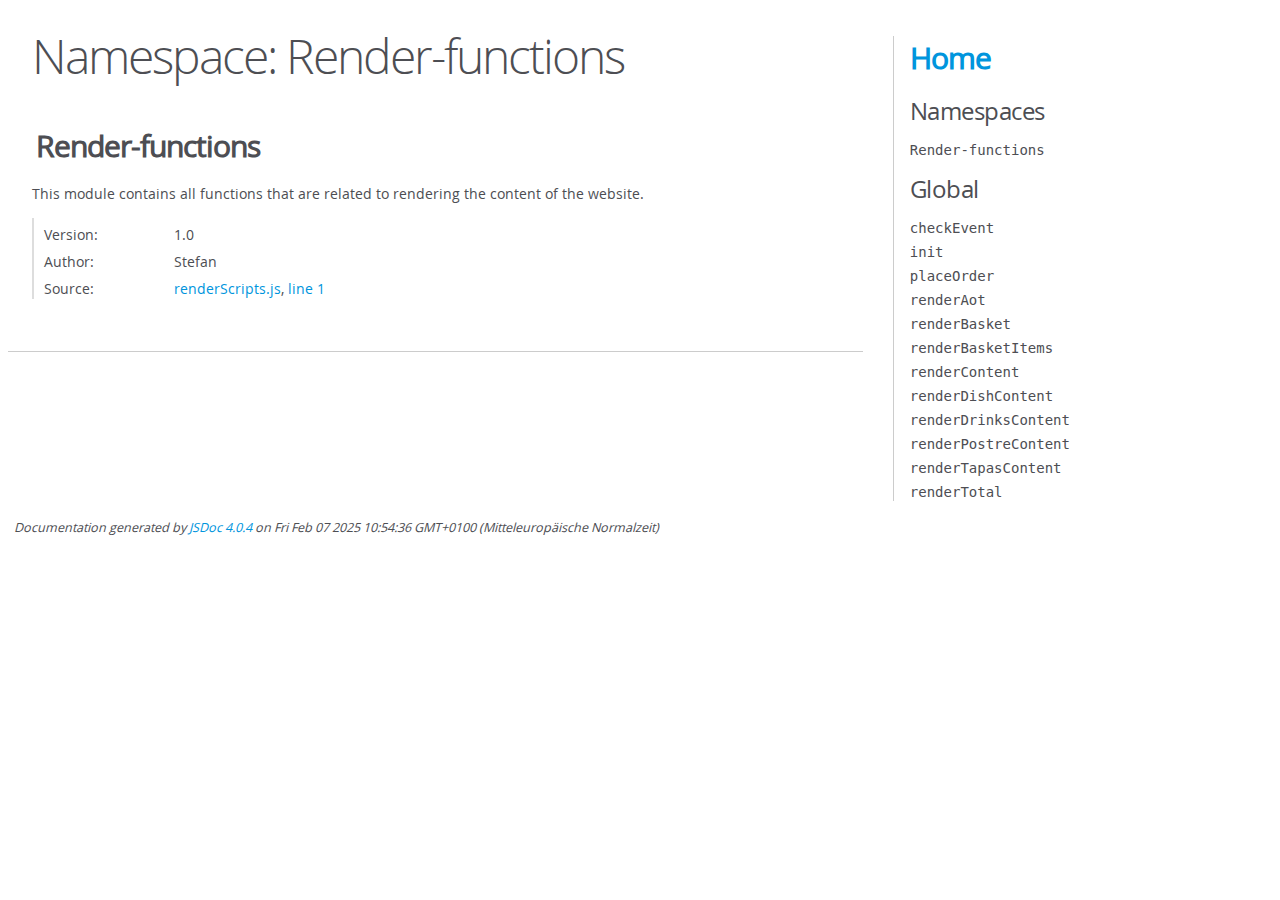
<file: out/Render-functions.html>
<!DOCTYPE html>
<html lang="en">
  <head>
    <meta charset="utf-8" />
    <title>JSDoc: Namespace: Render-functions</title>

    <script src="scripts/prettify/prettify.js"></script>
    <script src="scripts/prettify/lang-css.js"></script>
    <!--[if lt IE 9]>
      <script src="//html5shiv.googlecode.com/svn/trunk/html5.js"></script>
    <![endif]-->
    <link
      type="text/css"
      rel="stylesheet"
      href="styles/prettify-tomorrow.css"
    />
    <link type="text/css" rel="stylesheet" href="styles/jsdoc-default.css" />
  </head>

  <body>
    <div id="main">
      <h1 class="page-title">Namespace: Render-functions</h1>

      <section>
        <header>
          <h2>Render-functions</h2>
        </header>

        <article>
          <div class="container-overview">
            <div class="description">
              This module contains all functions that are related to rendering
              the content of the website.
            </div>

            <dl class="details">
              <dt class="tag-version">Version:</dt>
              <dd class="tag-version">
                <ul class="dummy">
                  <li>1.0</li>
                </ul>
              </dd>

              <dt class="tag-author">Author:</dt>
              <dd class="tag-author">
                <ul>
                  <li>Stefan</li>
                </ul>
              </dd>

              <dt class="tag-source">Source:</dt>
              <dd class="tag-source">
                <ul class="dummy">
                  <li>
                    <a href="renderScripts.js.html">renderScripts.js</a>,
                    <a href="renderScripts.js.html#line1">line 1</a>
                  </li>
                </ul>
              </dd>
            </dl>
          </div>
        </article>
      </section>
    </div>

    <nav>
      <h2><a href="index.html">Home</a></h2>
      <h3>Namespaces</h3>
      <ul>
        <li><a href="Render-functions.html">Render-functions</a></li>
      </ul>
      <h3>Global</h3>
      <ul>
        <li><a href="global.html#checkEvent">checkEvent</a></li>
        <li><a href="global.html#init">init</a></li>
        <li><a href="global.html#placeOrder">placeOrder</a></li>
        <li><a href="global.html#renderAot">renderAot</a></li>
        <li><a href="global.html#renderBasket">renderBasket</a></li>
        <li><a href="global.html#renderBasketItems">renderBasketItems</a></li>
        <li><a href="global.html#renderContent">renderContent</a></li>
        <li><a href="global.html#renderDishContent">renderDishContent</a></li>
        <li>
          <a href="global.html#renderDrinksContent">renderDrinksContent</a>
        </li>
        <li>
          <a href="global.html#renderPostreContent">renderPostreContent</a>
        </li>
        <li><a href="global.html#renderTapasContent">renderTapasContent</a></li>
        <li><a href="global.html#renderTotal">renderTotal</a></li>
      </ul>
    </nav>

    <br class="clear" />

    <footer>
      Documentation generated by
      <a href="https://github.com/jsdoc/jsdoc">JSDoc 4.0.4</a> on Fri Feb 07
      2025 10:54:36 GMT+0100 (Mitteleuropäische Normalzeit)
    </footer>

    <script>
      prettyPrint();
    </script>
    <script src="scripts/linenumber.js"></script>
  </body>
</html>
</file>
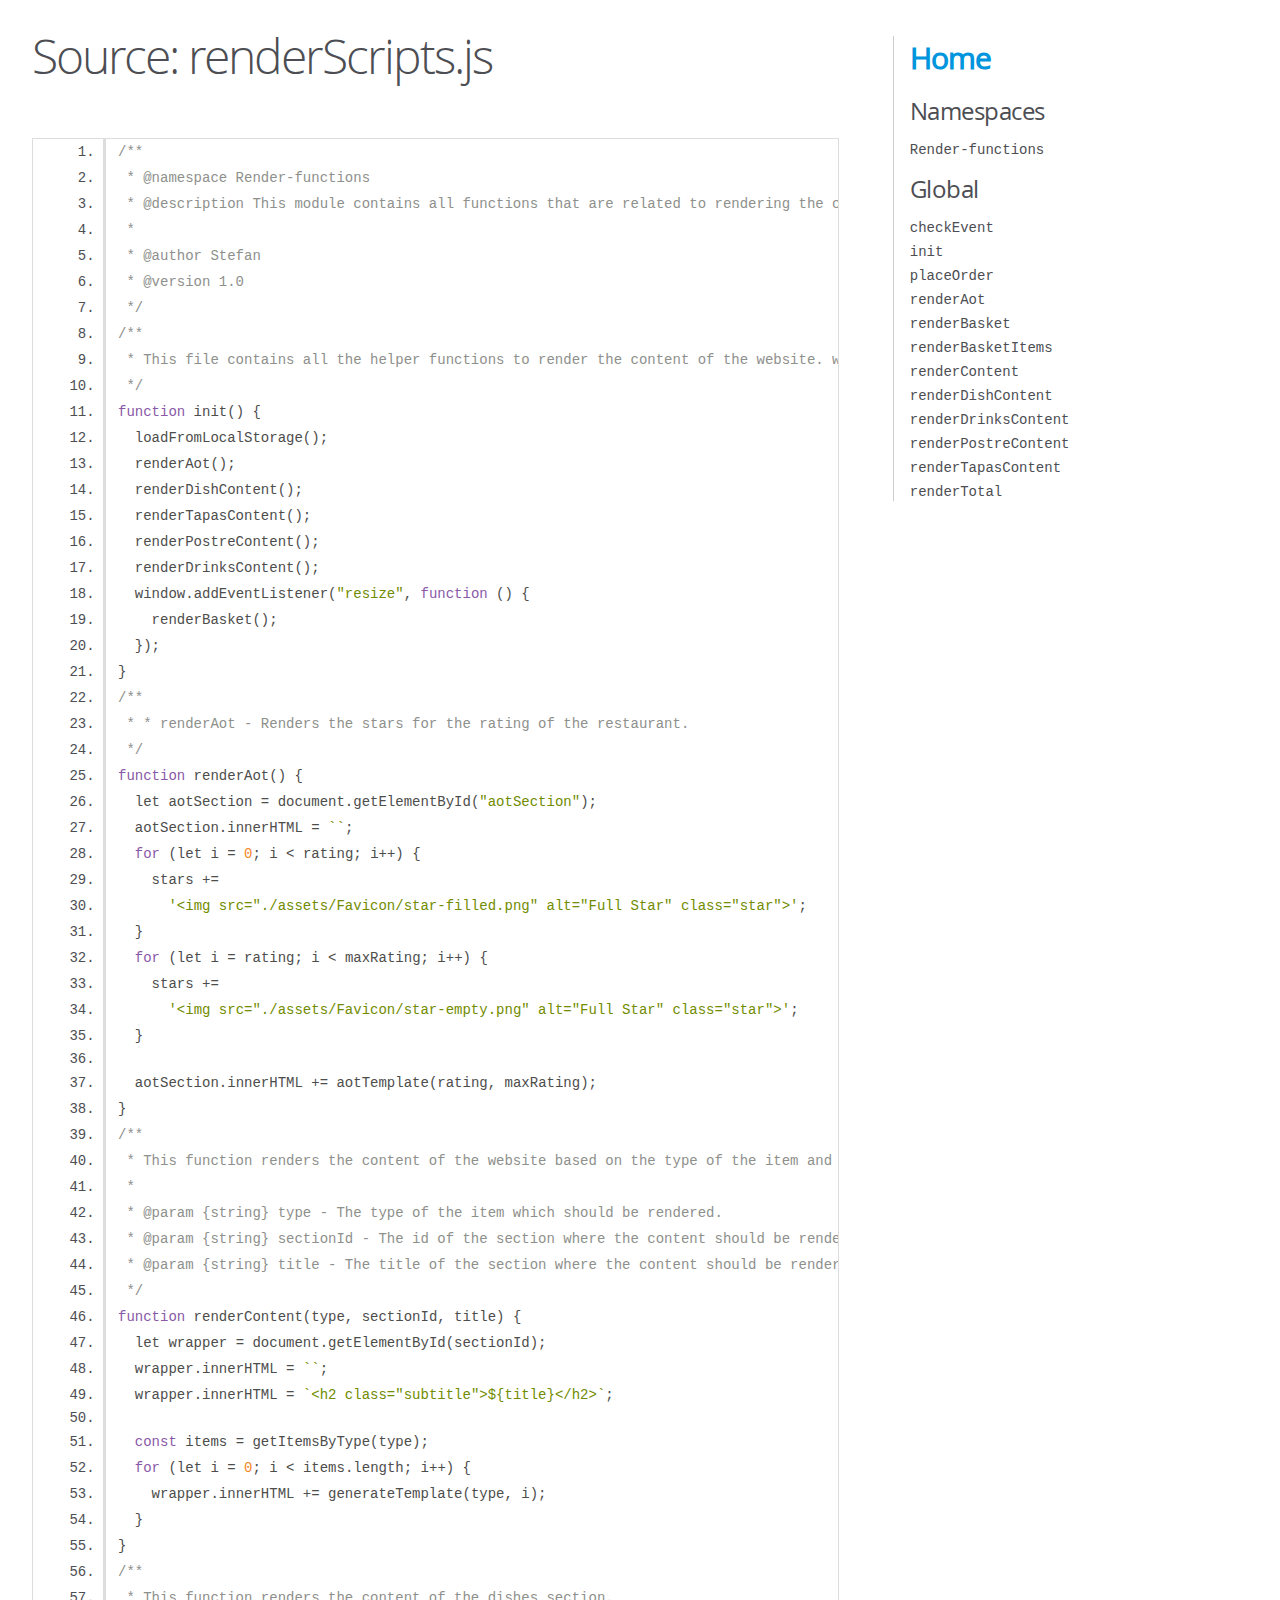
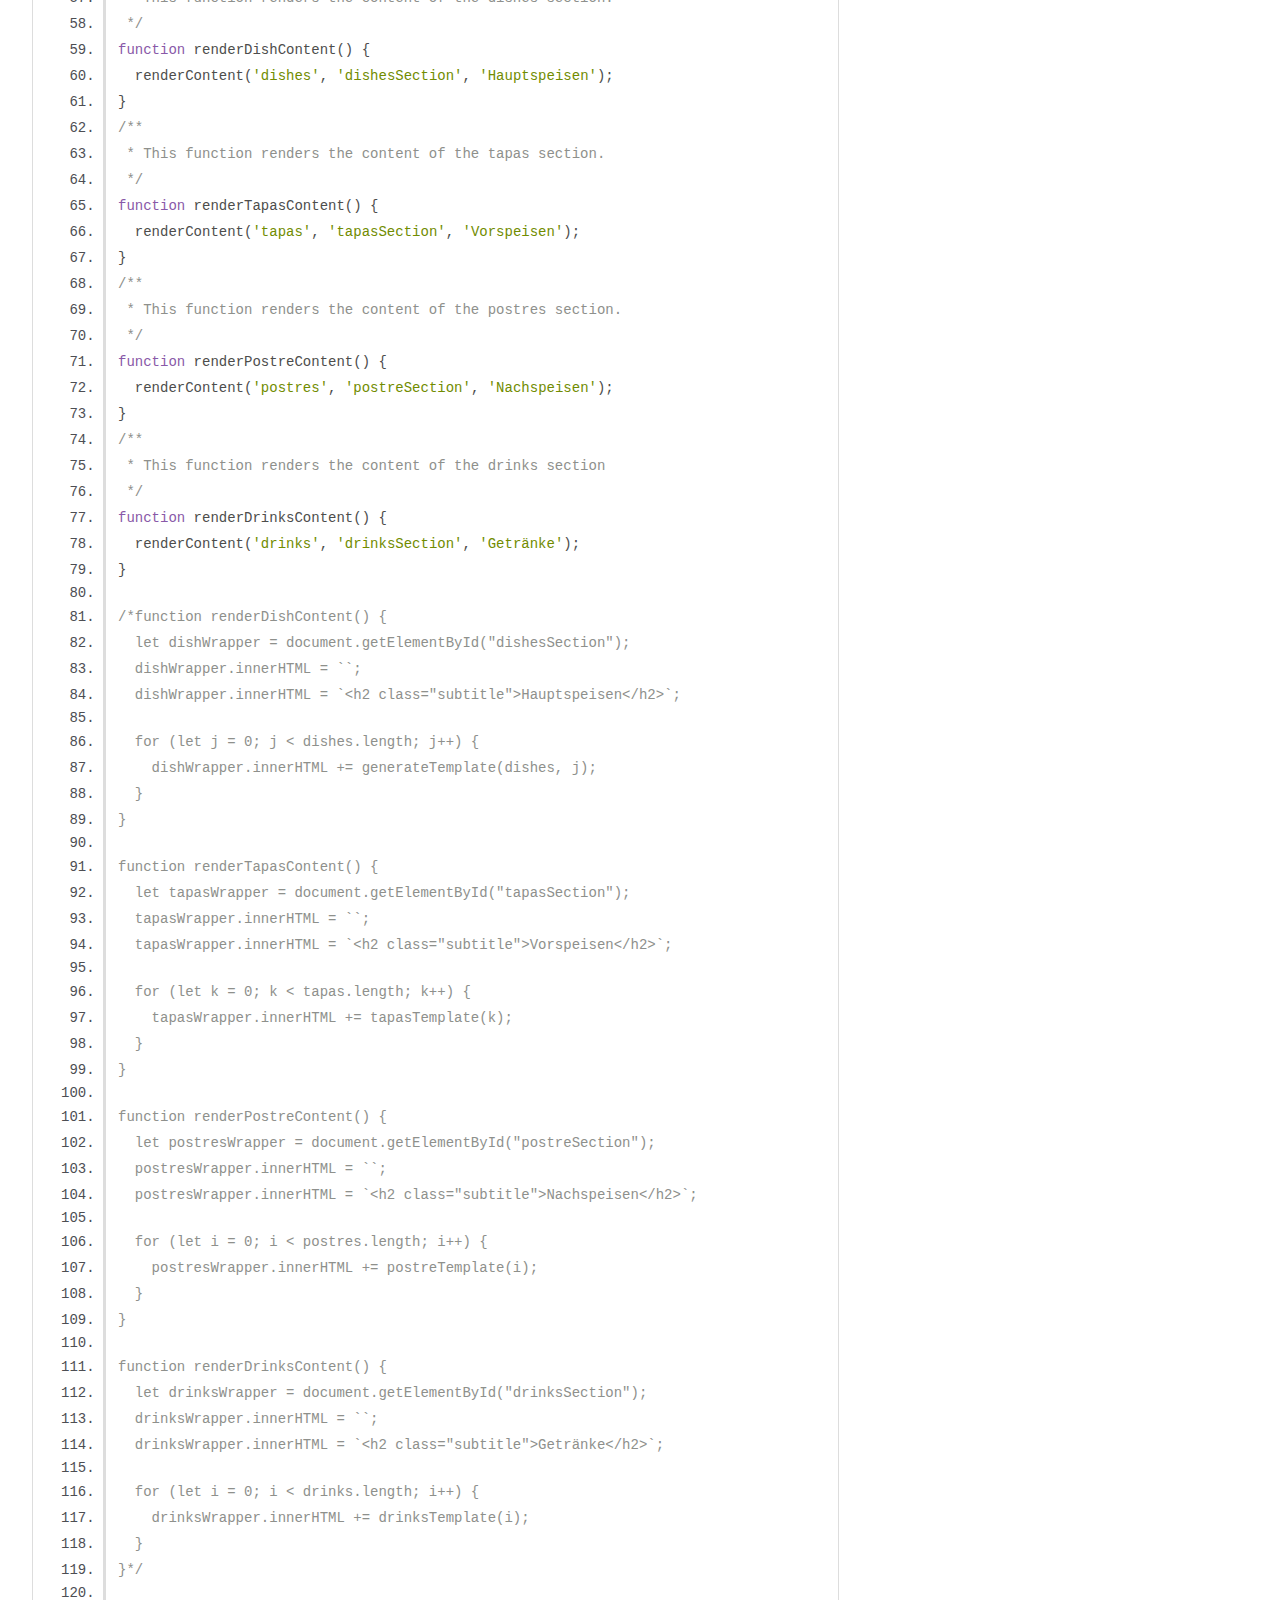
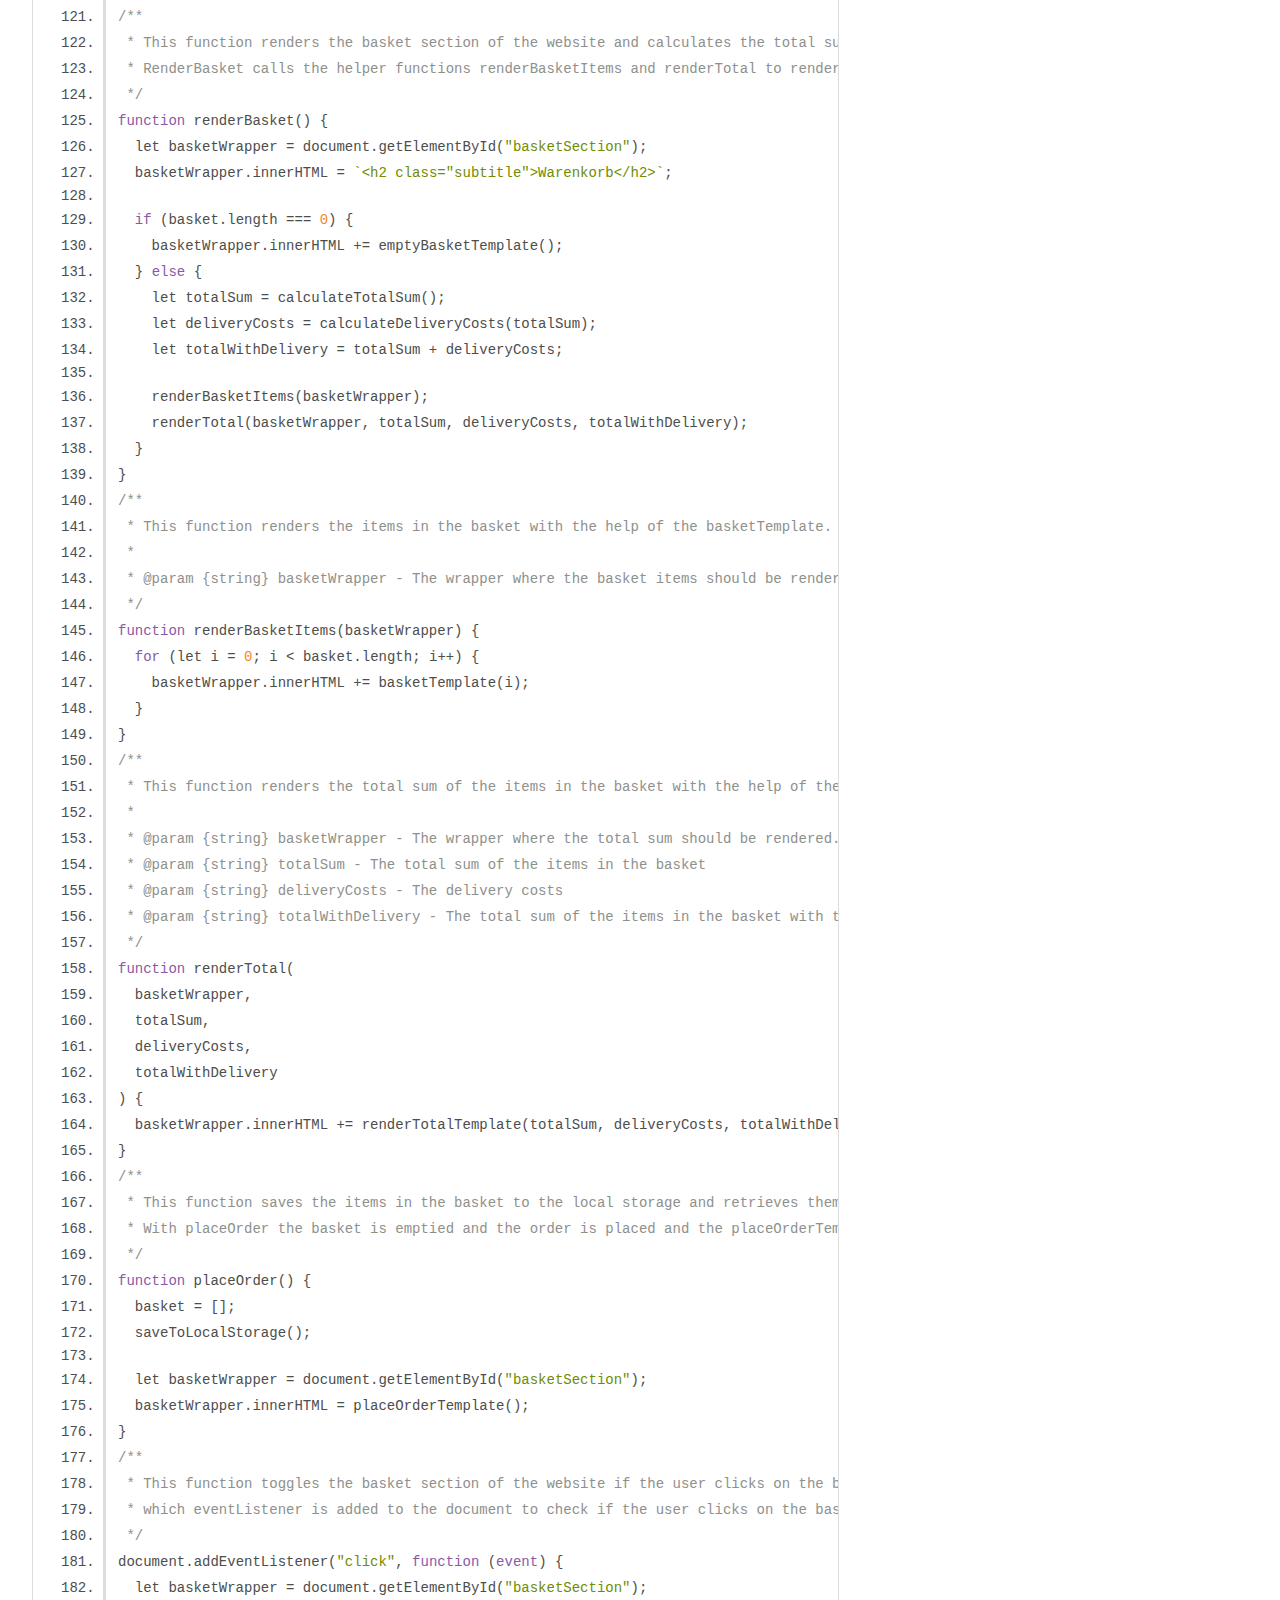
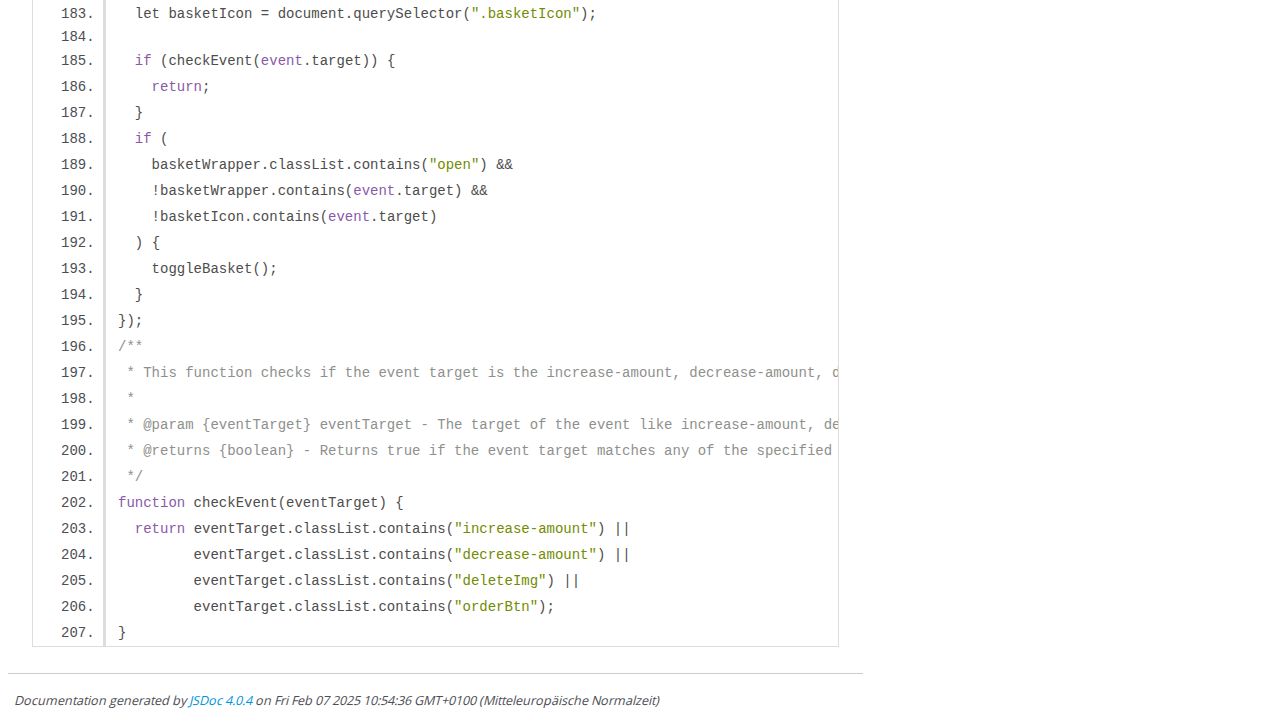
<file: out/renderScripts.js.html>
<!DOCTYPE html>
<html lang="en">
<head>
    <meta charset="utf-8">
    <title>JSDoc: Source: renderScripts.js</title>

    <script src="scripts/prettify/prettify.js"> </script>
    <script src="scripts/prettify/lang-css.js"> </script>
    <!--[if lt IE 9]>
      <script src="//html5shiv.googlecode.com/svn/trunk/html5.js"></script>
    <![endif]-->
    <link type="text/css" rel="stylesheet" href="styles/prettify-tomorrow.css">
    <link type="text/css" rel="stylesheet" href="styles/jsdoc-default.css">
</head>

<body>

<div id="main">

    <h1 class="page-title">Source: renderScripts.js</h1>

    



    
    <section>
        <article>
            <pre class="prettyprint source linenums"><code>/**
 * @namespace Render-functions
 * @description This module contains all functions that are related to rendering the content of the website.
 * 
 * @author Stefan
 * @version 1.0
 */
/**
 * This file contains all the helper functions to render the content of the website. window.addEventListener is used to render the basket when the window is resized.
 */
function init() {
  loadFromLocalStorage();
  renderAot();
  renderDishContent();
  renderTapasContent();
  renderPostreContent();
  renderDrinksContent();
  window.addEventListener("resize", function () {
    renderBasket();
  });
}
/**
 * * renderAot - Renders the stars for the rating of the restaurant.
 */
function renderAot() {
  let aotSection = document.getElementById("aotSection");
  aotSection.innerHTML = ``;
  for (let i = 0; i &lt; rating; i++) {
    stars +=
      '&lt;img src="./assets/Favicon/star-filled.png" alt="Full Star" class="star">';
  }
  for (let i = rating; i &lt; maxRating; i++) {
    stars +=
      '&lt;img src="./assets/Favicon/star-empty.png" alt="Full Star" class="star">';
  }

  aotSection.innerHTML += aotTemplate(rating, maxRating);
}
/**
 * This function renders the content of the website based on the type of the item and the section where the content should be rendered.
 * 
 * @param {string} type - The type of the item which should be rendered.
 * @param {string} sectionId - The id of the section where the content should be rendered.
 * @param {string} title - The title of the section where the content should be rendered.
 */
function renderContent(type, sectionId, title) {
  let wrapper = document.getElementById(sectionId);
  wrapper.innerHTML = ``;
  wrapper.innerHTML = `&lt;h2 class="subtitle">${title}&lt;/h2>`;

  const items = getItemsByType(type);
  for (let i = 0; i &lt; items.length; i++) {
    wrapper.innerHTML += generateTemplate(type, i);
  }
}
/**
 * This function renders the content of the dishes section.
 */
function renderDishContent() {
  renderContent('dishes', 'dishesSection', 'Hauptspeisen');
}
/**
 * This function renders the content of the tapas section.
 */
function renderTapasContent() {
  renderContent('tapas', 'tapasSection', 'Vorspeisen');
}
/**
 * This function renders the content of the postres section.
 */
function renderPostreContent() {
  renderContent('postres', 'postreSection', 'Nachspeisen');
}
/**
 * This function renders the content of the drinks section
 */
function renderDrinksContent() {
  renderContent('drinks', 'drinksSection', 'Getränke');
}

/*function renderDishContent() {
  let dishWrapper = document.getElementById("dishesSection");
  dishWrapper.innerHTML = ``;
  dishWrapper.innerHTML = `&lt;h2 class="subtitle">Hauptspeisen&lt;/h2>`;

  for (let j = 0; j &lt; dishes.length; j++) {
    dishWrapper.innerHTML += generateTemplate(dishes, j);
  }
}

function renderTapasContent() {
  let tapasWrapper = document.getElementById("tapasSection");
  tapasWrapper.innerHTML = ``;
  tapasWrapper.innerHTML = `&lt;h2 class="subtitle">Vorspeisen&lt;/h2>`;

  for (let k = 0; k &lt; tapas.length; k++) {
    tapasWrapper.innerHTML += tapasTemplate(k);
  }
}

function renderPostreContent() {
  let postresWrapper = document.getElementById("postreSection");
  postresWrapper.innerHTML = ``;
  postresWrapper.innerHTML = `&lt;h2 class="subtitle">Nachspeisen&lt;/h2>`;

  for (let i = 0; i &lt; postres.length; i++) {
    postresWrapper.innerHTML += postreTemplate(i);
  }
}

function renderDrinksContent() {
  let drinksWrapper = document.getElementById("drinksSection");
  drinksWrapper.innerHTML = ``;
  drinksWrapper.innerHTML = `&lt;h2 class="subtitle">Getränke&lt;/h2>`;

  for (let i = 0; i &lt; drinks.length; i++) {
    drinksWrapper.innerHTML += drinksTemplate(i);
  }
}*/

/**
 * This function renders the basket section of the website and calculates the total sum of the items with helper functions calculateTotalSum and calculateDeliveryCosts.
 * RenderBasket calls the helper functions renderBasketItems and renderTotal to render the items in the basket and the total sum of the items.
 */
function renderBasket() {
  let basketWrapper = document.getElementById("basketSection");
  basketWrapper.innerHTML = `&lt;h2 class="subtitle">Warenkorb&lt;/h2>`;

  if (basket.length === 0) {
    basketWrapper.innerHTML += emptyBasketTemplate();
  } else {
    let totalSum = calculateTotalSum();
    let deliveryCosts = calculateDeliveryCosts(totalSum);
    let totalWithDelivery = totalSum + deliveryCosts;

    renderBasketItems(basketWrapper);
    renderTotal(basketWrapper, totalSum, deliveryCosts, totalWithDelivery);
  }
}
/**
 * This function renders the items in the basket with the help of the basketTemplate.
 * 
 * @param {string} basketWrapper - The wrapper where the basket items should be rendered.
 */
function renderBasketItems(basketWrapper) {
  for (let i = 0; i &lt; basket.length; i++) {
    basketWrapper.innerHTML += basketTemplate(i);
  }
}
/**
 * This function renders the total sum of the items in the basket with the help of the totalTemplate.
 * 
 * @param {string} basketWrapper - The wrapper where the total sum should be rendered.
 * @param {string} totalSum - The total sum of the items in the basket
 * @param {string} deliveryCosts - The delivery costs
 * @param {string} totalWithDelivery - The total sum of the items in the basket with the delivery costs
 */
function renderTotal(
  basketWrapper,
  totalSum,
  deliveryCosts,
  totalWithDelivery
) {
  basketWrapper.innerHTML += renderTotalTemplate(totalSum, deliveryCosts, totalWithDelivery);
}
/**
 * This function saves the items in the basket to the local storage and retrieves them when the website is reloaded.
 * With placeOrder the basket is emptied and the order is placed and the placeOrderTemplate is rendered.
 */
function placeOrder() {
  basket = [];
  saveToLocalStorage();

  let basketWrapper = document.getElementById("basketSection");
  basketWrapper.innerHTML = placeOrderTemplate();
}
/**
 * This function toggles the basket section of the website if the user clicks on the basket icon or beside the basket section.
 * which eventListener is added to the document to check if the user clicks on the basket icon or beside the basket section.
 */
document.addEventListener("click", function (event) {
  let basketWrapper = document.getElementById("basketSection");
  let basketIcon = document.querySelector(".basketIcon");

  if (checkEvent(event.target)) {
    return;
  }
  if (
    basketWrapper.classList.contains("open") &amp;&amp; 
    !basketWrapper.contains(event.target) &amp;&amp;
    !basketIcon.contains(event.target)
  ) {
    toggleBasket();
  }
});
/**
 * This function checks if the event target is the increase-amount, decrease-amount, deleteImg or orderBtn. It sets the event target to the event target of the event listener.
 * 
 * @param {eventTarget} eventTarget - The target of the event like increase-amount, decrease-amount, deleteImg or orderBtn.
 * @returns {boolean} - Returns true if the event target matches any of the specified classes, otherwise false.
 */
function checkEvent(eventTarget) {
  return eventTarget.classList.contains("increase-amount") ||
         eventTarget.classList.contains("decrease-amount") ||
         eventTarget.classList.contains("deleteImg") ||
         eventTarget.classList.contains("orderBtn");
}</code></pre>
        </article>
    </section>




</div>

<nav>
    <h2><a href="index.html">Home</a></h2><h3>Namespaces</h3><ul><li><a href="Render-functions.html">Render-functions</a></li></ul><h3>Global</h3><ul><li><a href="global.html#checkEvent">checkEvent</a></li><li><a href="global.html#init">init</a></li><li><a href="global.html#placeOrder">placeOrder</a></li><li><a href="global.html#renderAot">renderAot</a></li><li><a href="global.html#renderBasket">renderBasket</a></li><li><a href="global.html#renderBasketItems">renderBasketItems</a></li><li><a href="global.html#renderContent">renderContent</a></li><li><a href="global.html#renderDishContent">renderDishContent</a></li><li><a href="global.html#renderDrinksContent">renderDrinksContent</a></li><li><a href="global.html#renderPostreContent">renderPostreContent</a></li><li><a href="global.html#renderTapasContent">renderTapasContent</a></li><li><a href="global.html#renderTotal">renderTotal</a></li></ul>
</nav>

<br class="clear">

<footer>
    Documentation generated by <a href="https://github.com/jsdoc/jsdoc">JSDoc 4.0.4</a> on Fri Feb 07 2025 10:54:36 GMT+0100 (Mitteleuropäische Normalzeit)
</footer>

<script> prettyPrint(); </script>
<script src="scripts/linenumber.js"> </script>
</body>
</html>
</file>
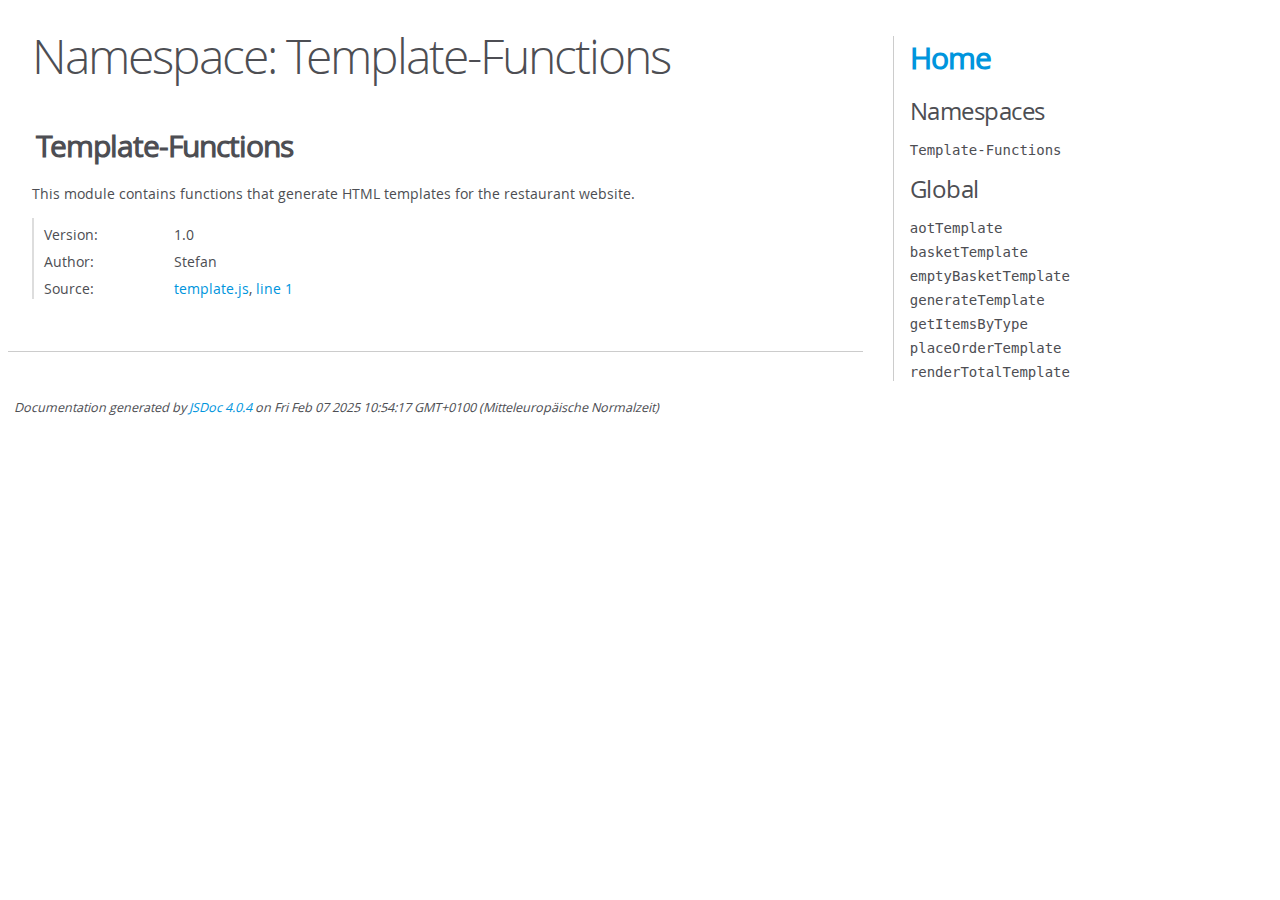
<file: out/Template-Functions.html>
<!DOCTYPE html>
<html lang="en">
<head>
    <meta charset="utf-8">
    <title>JSDoc: Namespace: Template-Functions</title>

    <script src="scripts/prettify/prettify.js"> </script>
    <script src="scripts/prettify/lang-css.js"> </script>
    <!--[if lt IE 9]>
      <script src="//html5shiv.googlecode.com/svn/trunk/html5.js"></script>
    <![endif]-->
    <link type="text/css" rel="stylesheet" href="styles/prettify-tomorrow.css">
    <link type="text/css" rel="stylesheet" href="styles/jsdoc-default.css">
</head>

<body>

<div id="main">

    <h1 class="page-title">Namespace: Template-Functions</h1>

    




<section>

<header>
    
        <h2>Template-Functions</h2>
        
    
</header>

<article>
    <div class="container-overview">
    
        
            <div class="description">This module contains functions that generate HTML templates for the restaurant website.</div>
        

        


<dl class="details">

    
    <dt class="tag-version">Version:</dt>
    <dd class="tag-version"><ul class="dummy"><li>1.0</li></ul></dd>
    

    

    

    

    

    

    

    

    
    <dt class="tag-author">Author:</dt>
    <dd class="tag-author">
        <ul>
            <li>Stefan</li>
        </ul>
    </dd>
    

    

    

    

    
    <dt class="tag-source">Source:</dt>
    <dd class="tag-source"><ul class="dummy"><li>
        <a href="template.js.html">template.js</a>, <a href="template.js.html#line1">line 1</a>
    </li></ul></dd>
    

    

    

    
</dl>


        
    
    </div>

    

    

    

    

    

    

    

    

    

    
</article>

</section>




</div>

<nav>
    <h2><a href="index.html">Home</a></h2><h3>Namespaces</h3><ul><li><a href="Template-Functions.html">Template-Functions</a></li></ul><h3>Global</h3><ul><li><a href="global.html#aotTemplate">aotTemplate</a></li><li><a href="global.html#basketTemplate">basketTemplate</a></li><li><a href="global.html#emptyBasketTemplate">emptyBasketTemplate</a></li><li><a href="global.html#generateTemplate">generateTemplate</a></li><li><a href="global.html#getItemsByType">getItemsByType</a></li><li><a href="global.html#placeOrderTemplate">placeOrderTemplate</a></li><li><a href="global.html#renderTotalTemplate">renderTotalTemplate</a></li></ul>
</nav>

<br class="clear">

<footer>
    Documentation generated by <a href="https://github.com/jsdoc/jsdoc">JSDoc 4.0.4</a> on Fri Feb 07 2025 10:54:17 GMT+0100 (Mitteleuropäische Normalzeit)
</footer>

<script> prettyPrint(); </script>
<script src="scripts/linenumber.js"> </script>
</body>
</html>
</file>
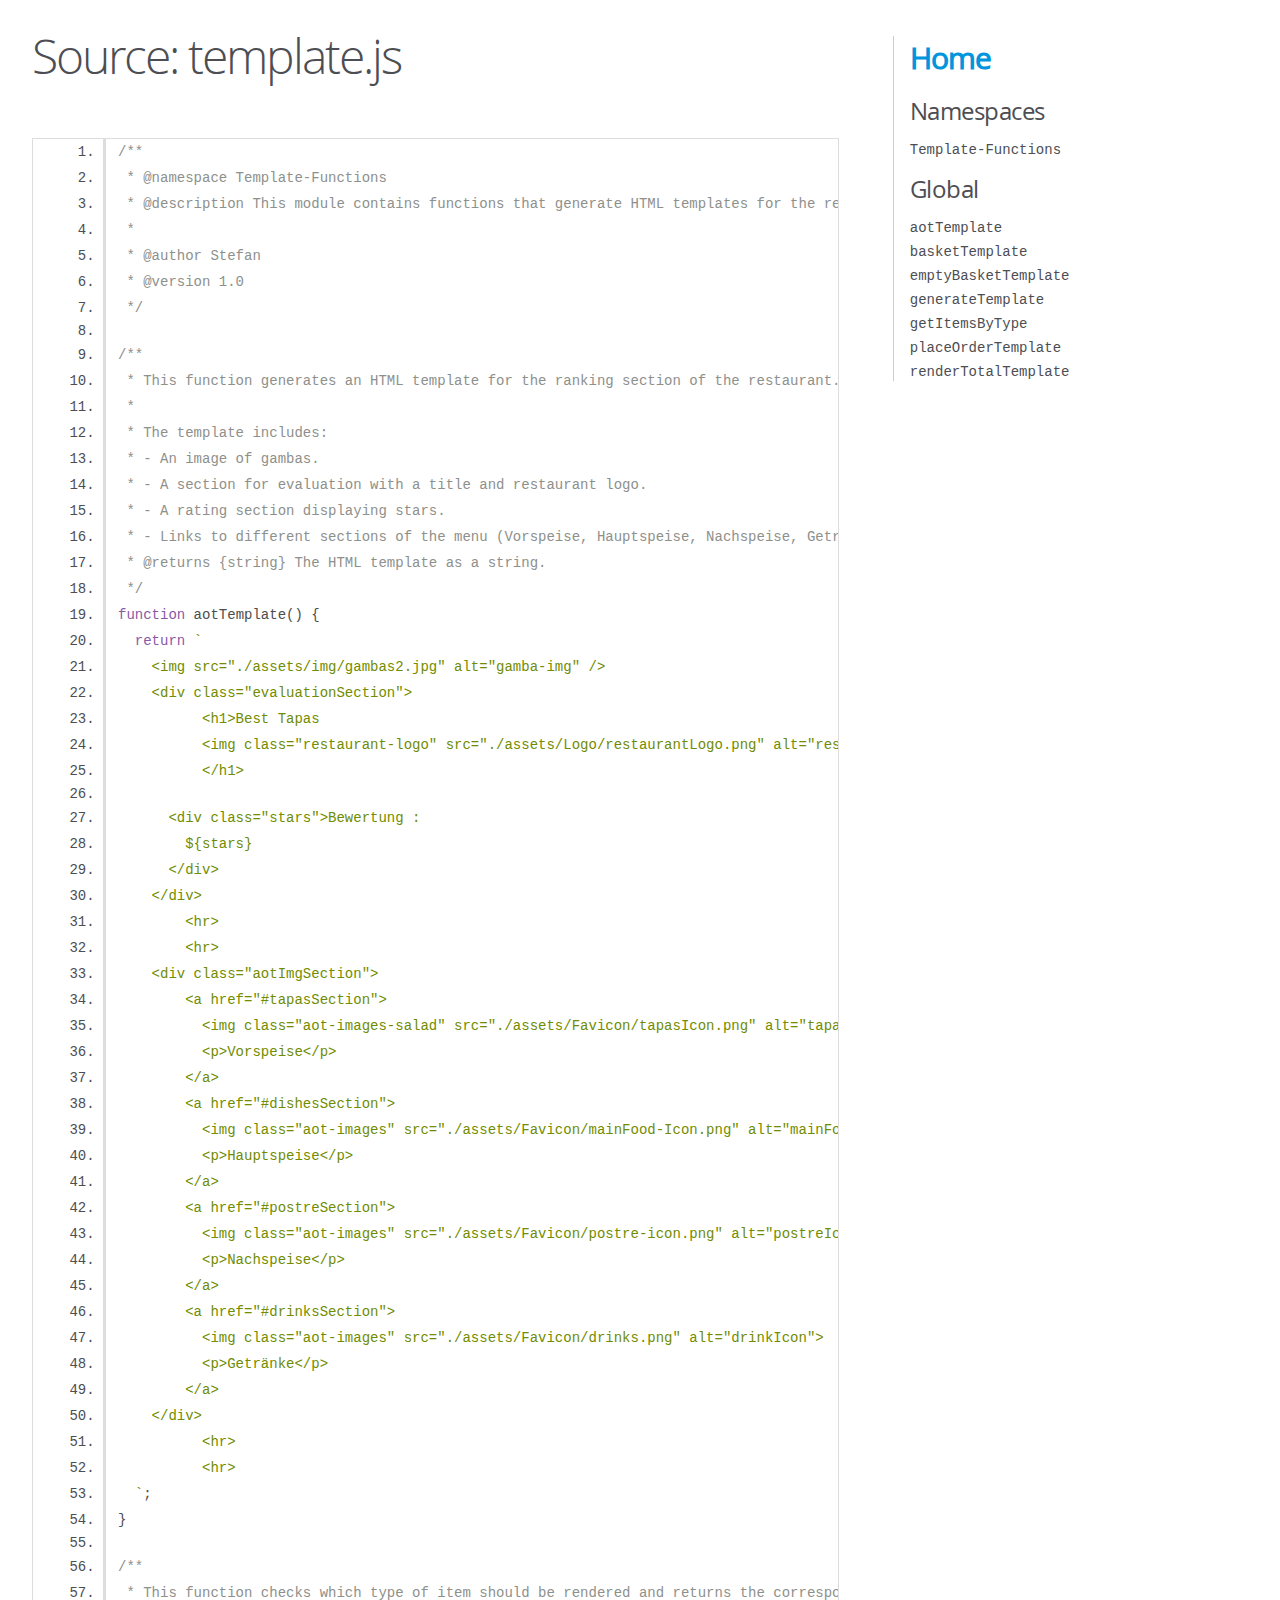
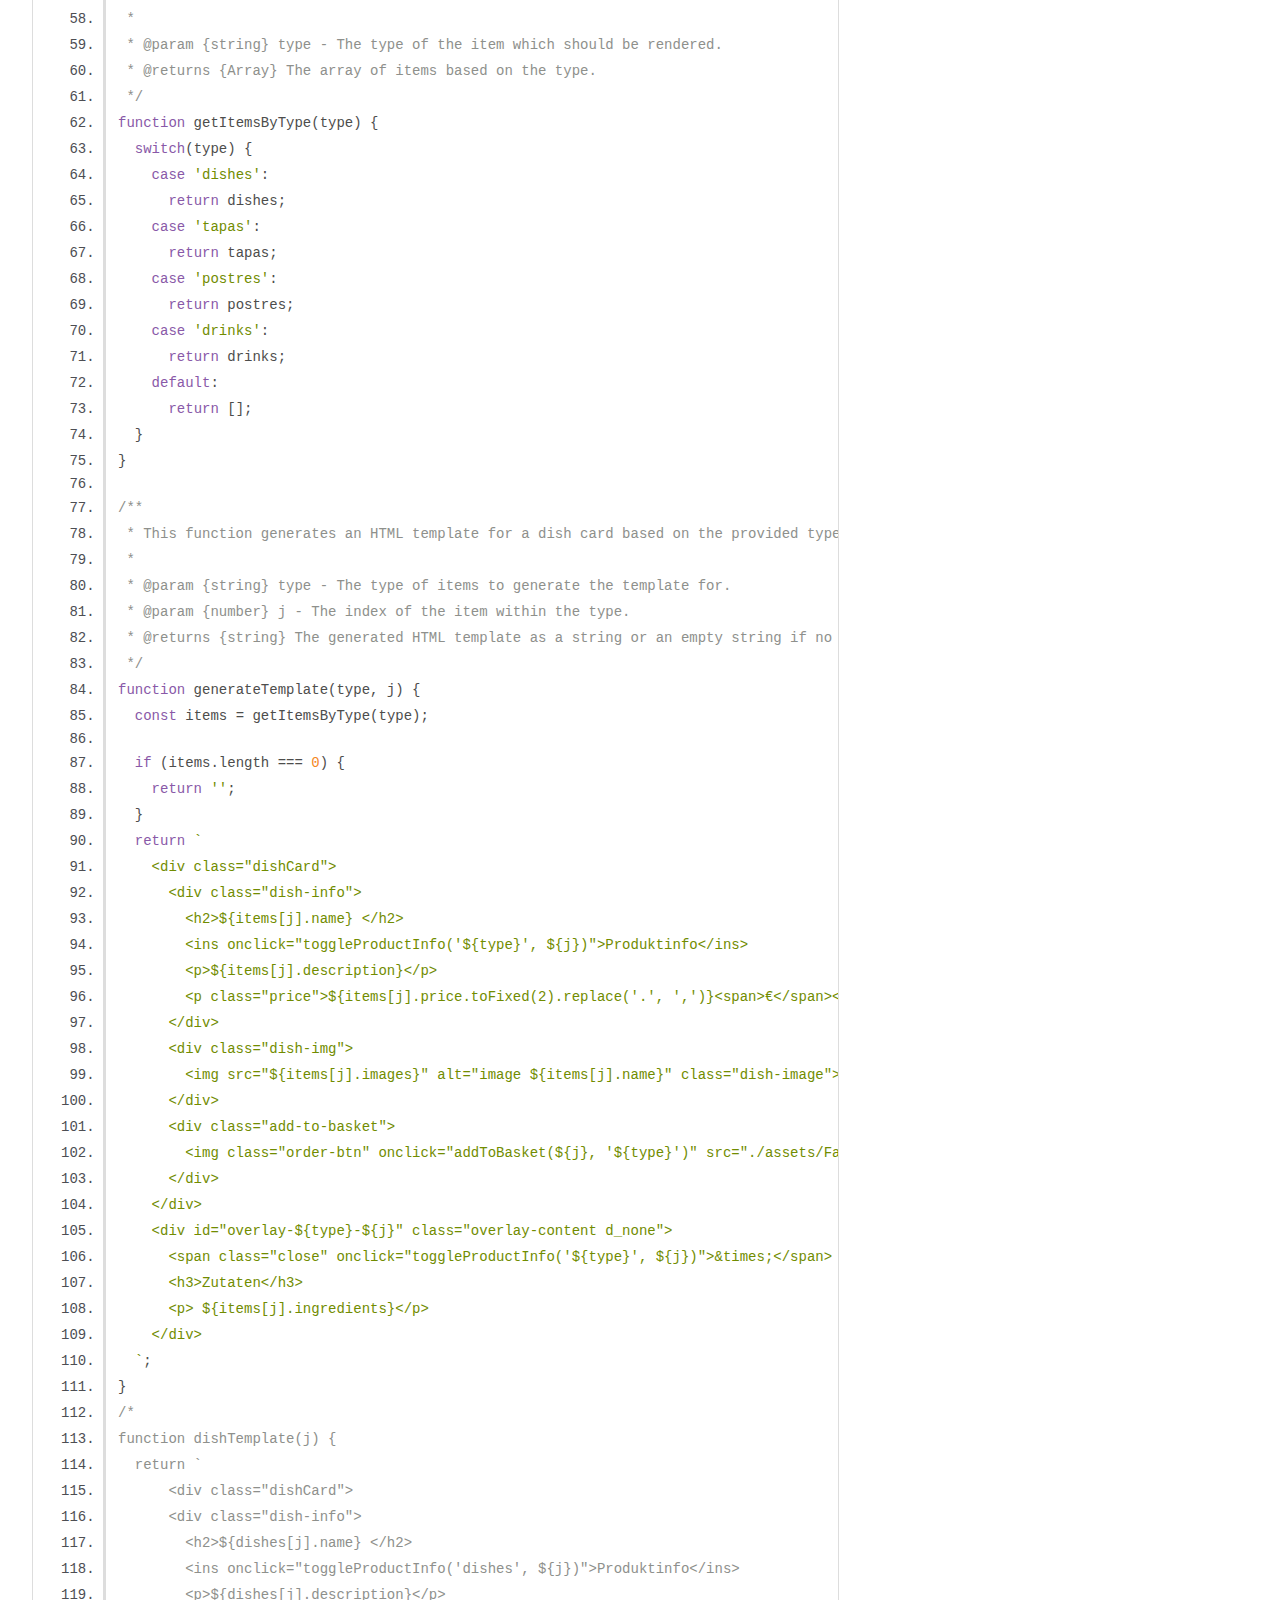
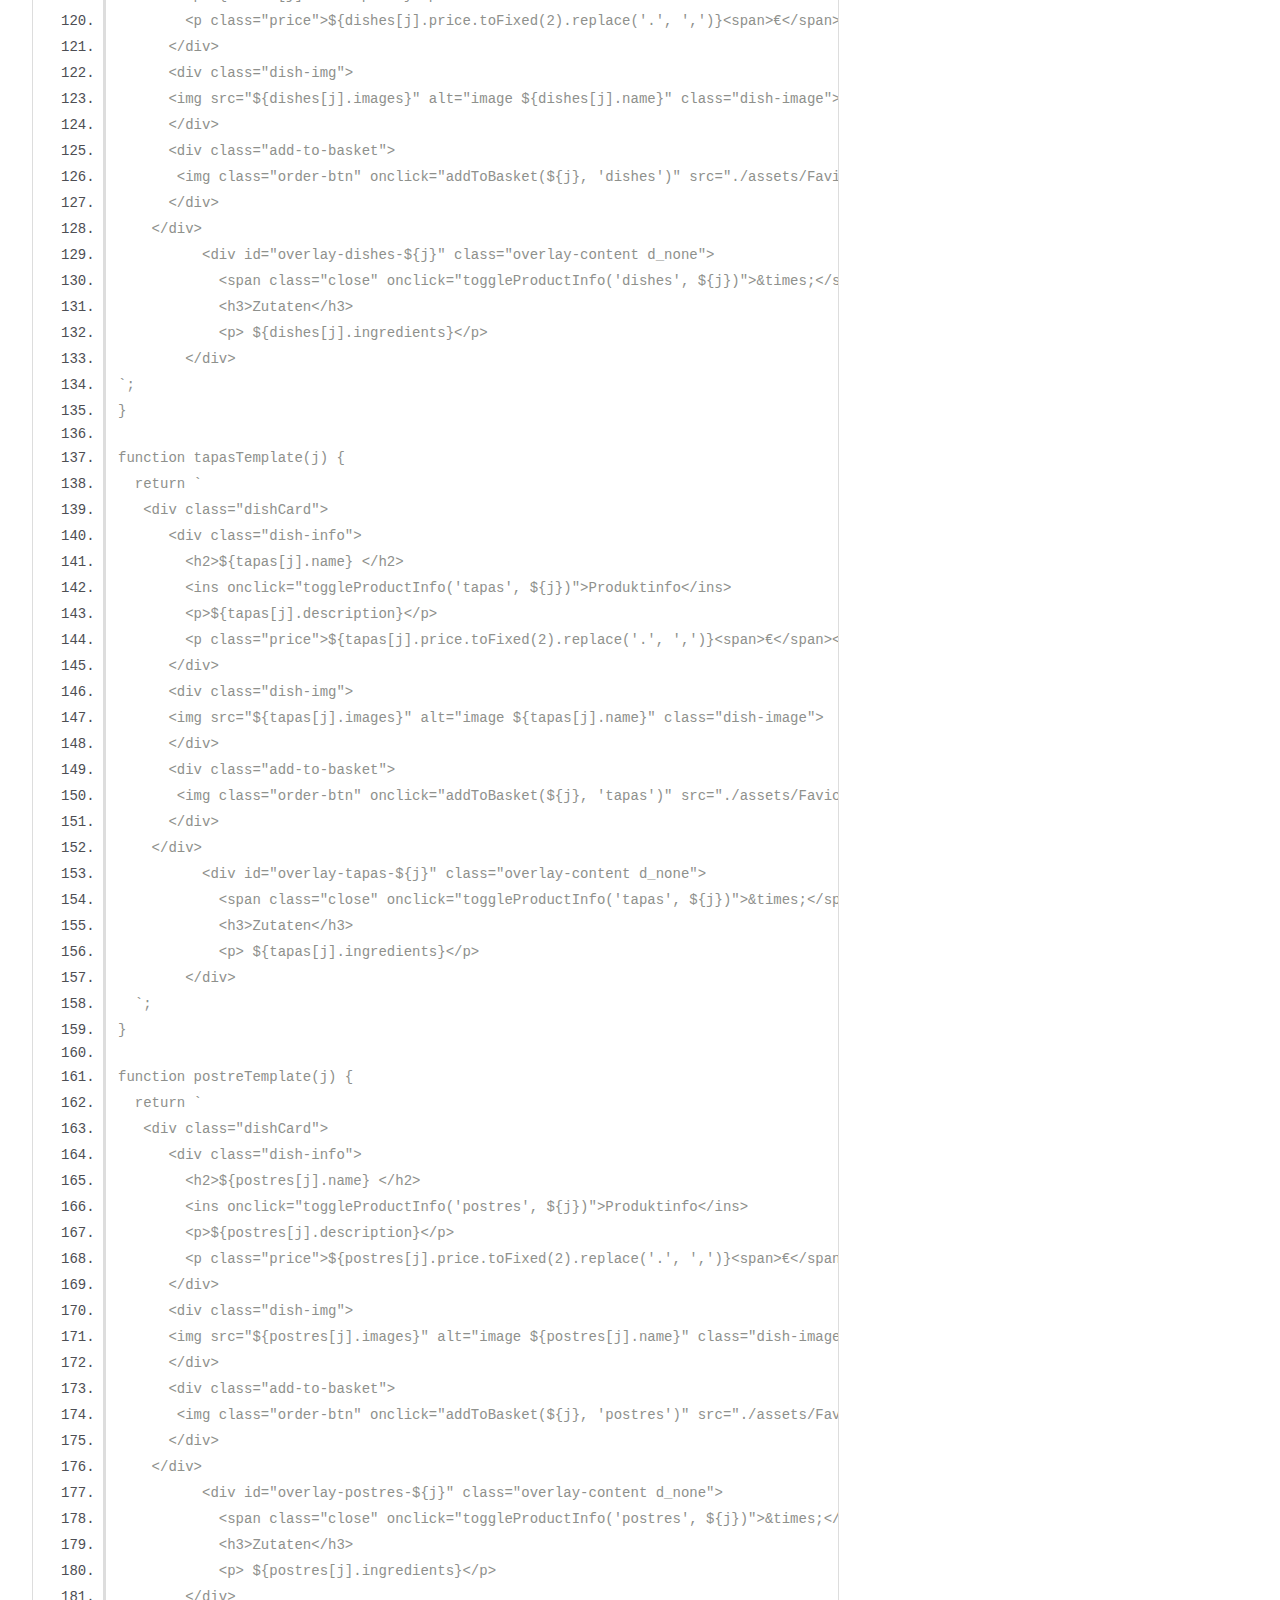
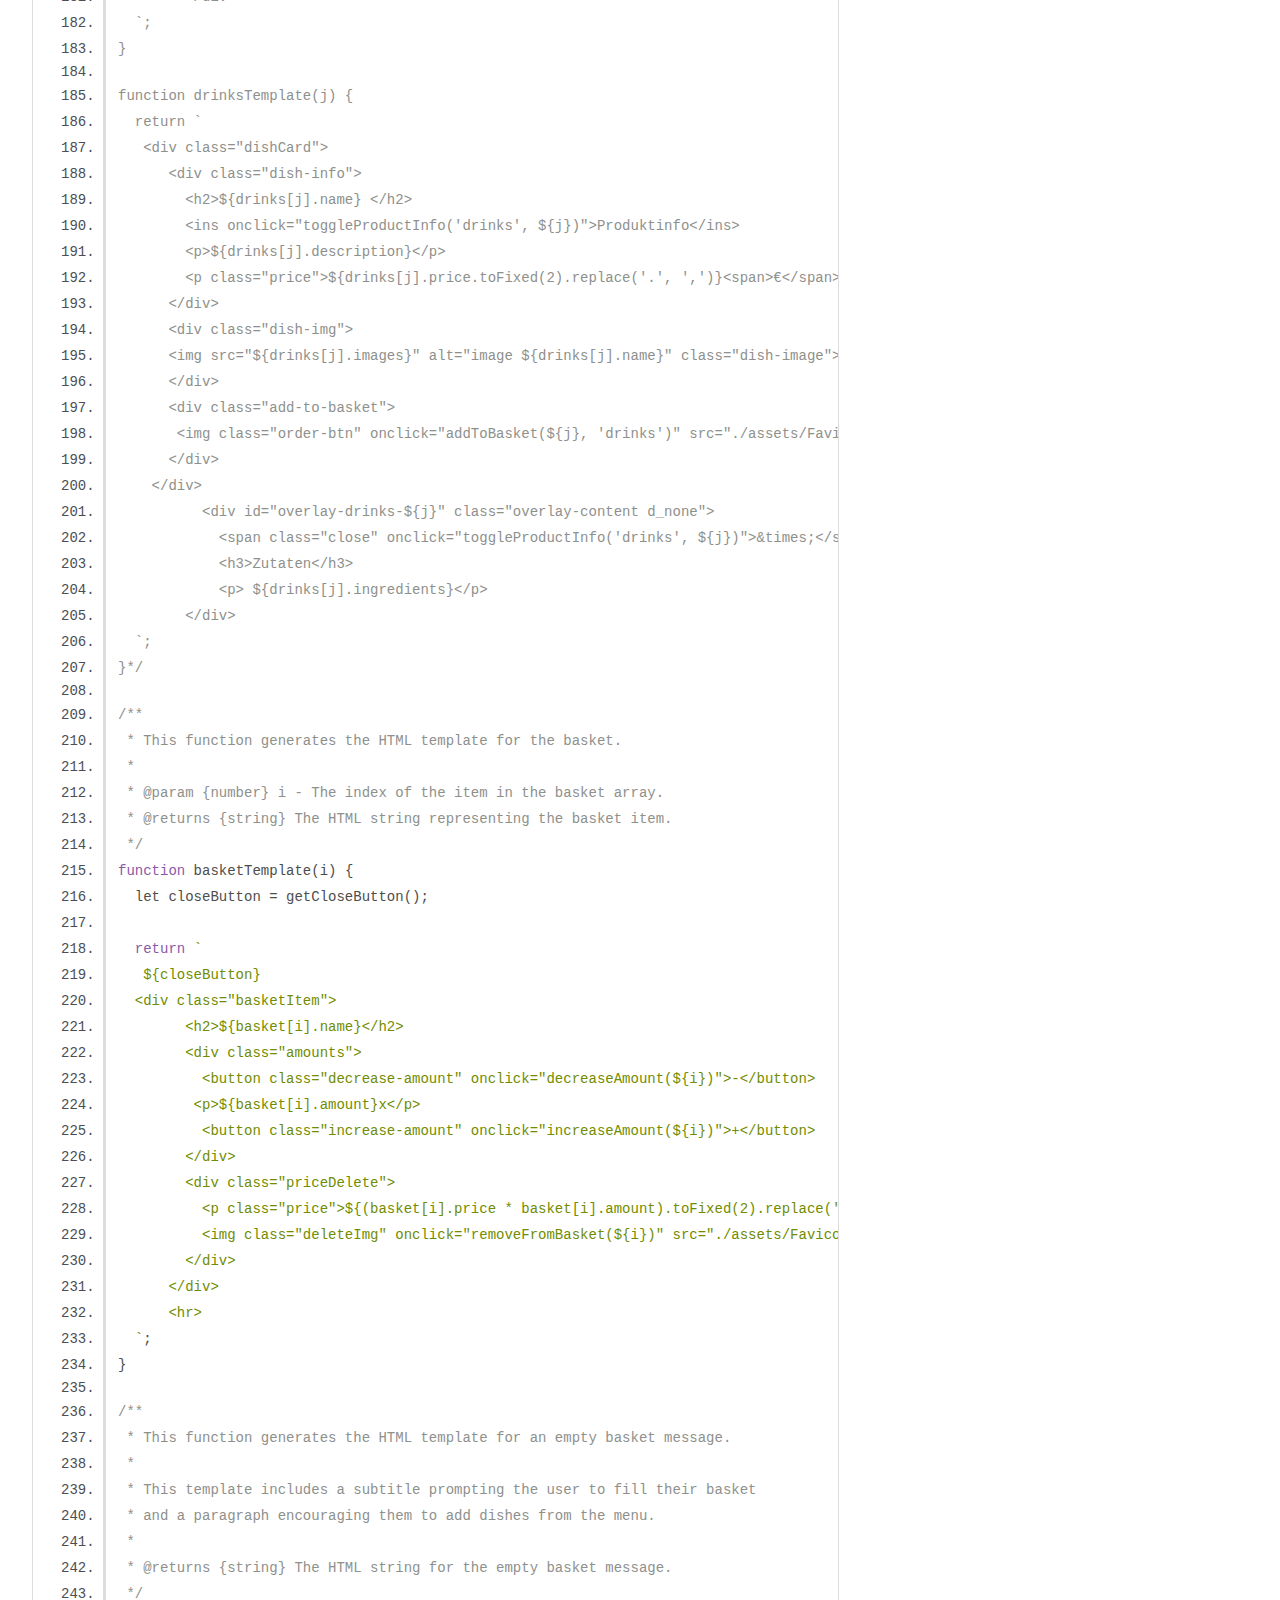
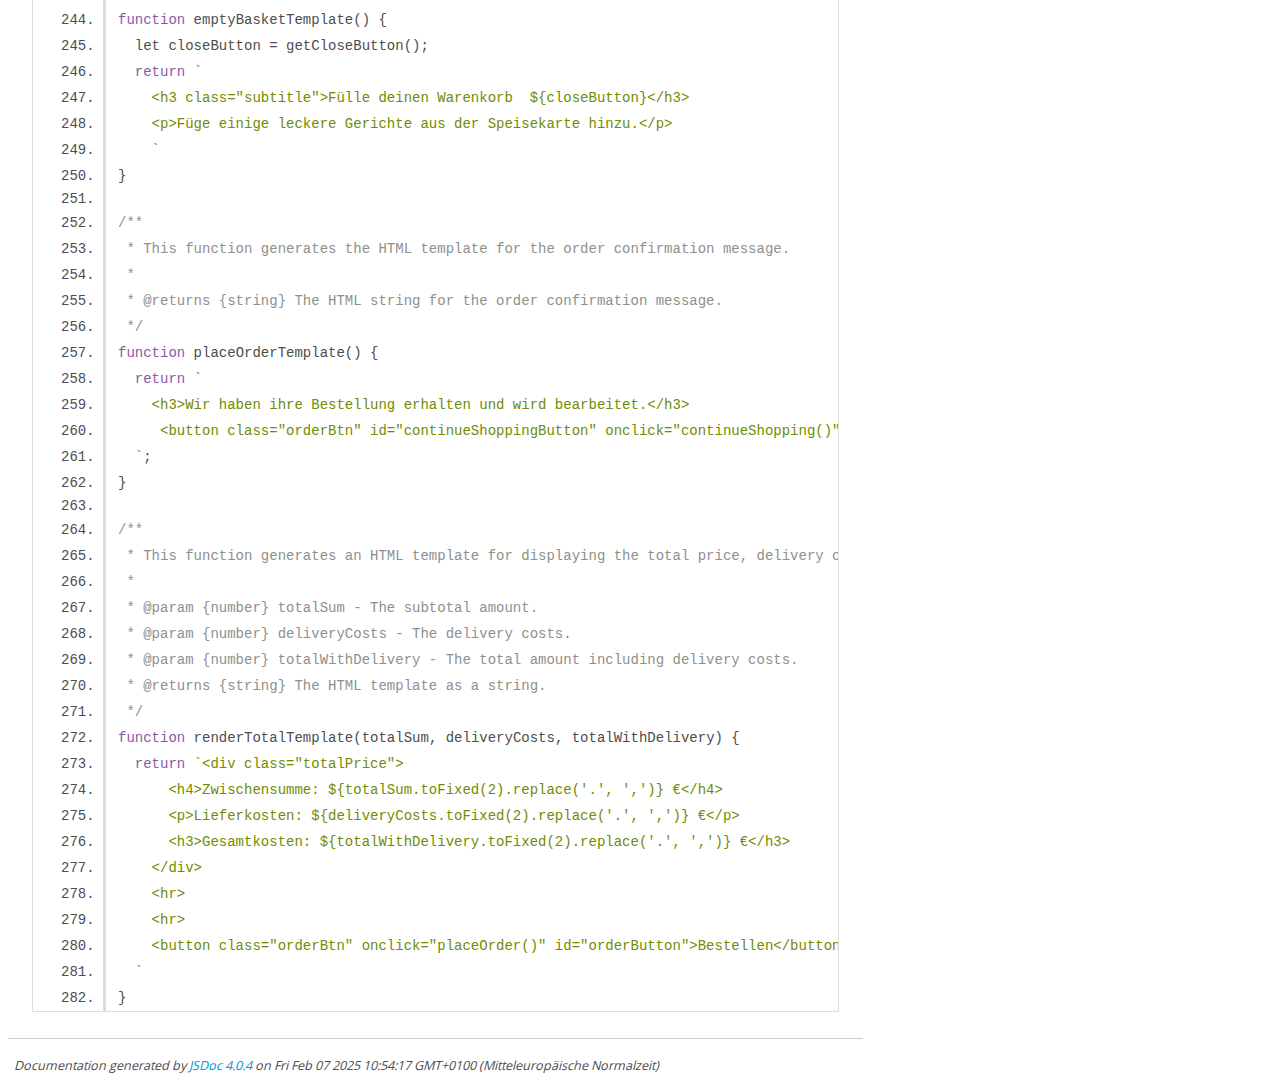
<file: out/template.js.html>
<!DOCTYPE html>
<html lang="en">
<head>
    <meta charset="utf-8">
    <title>JSDoc: Source: template.js</title>

    <script src="scripts/prettify/prettify.js"> </script>
    <script src="scripts/prettify/lang-css.js"> </script>
    <!--[if lt IE 9]>
      <script src="//html5shiv.googlecode.com/svn/trunk/html5.js"></script>
    <![endif]-->
    <link type="text/css" rel="stylesheet" href="styles/prettify-tomorrow.css">
    <link type="text/css" rel="stylesheet" href="styles/jsdoc-default.css">
</head>

<body>

<div id="main">

    <h1 class="page-title">Source: template.js</h1>

    



    
    <section>
        <article>
            <pre class="prettyprint source linenums"><code>/**
 * @namespace Template-Functions
 * @description This module contains functions that generate HTML templates for the restaurant website.
 * 
 * @author Stefan
 * @version 1.0
 */

/**
 * This function generates an HTML template for the ranking section of the restaurant.
 *
 * The template includes:
 * - An image of gambas.
 * - A section for evaluation with a title and restaurant logo.
 * - A rating section displaying stars.
 * - Links to different sections of the menu (Vorspeise, Hauptspeise, Nachspeise, Getränke) with corresponding icons.
 * @returns {string} The HTML template as a string.
 */
function aotTemplate() {
  return `
    &lt;img src="./assets/img/gambas2.jpg" alt="gamba-img" />
    &lt;div class="evaluationSection">
          &lt;h1>Best Tapas
          &lt;img class="restaurant-logo" src="./assets/Logo/restaurantLogo.png" alt="restaurantLogo">
          &lt;/h1>

      &lt;div class="stars">Bewertung :
        ${stars}
      &lt;/div>
    &lt;/div>
        &lt;hr>
        &lt;hr>
    &lt;div class="aotImgSection">
        &lt;a href="#tapasSection">
          &lt;img class="aot-images-salad" src="./assets/Favicon/tapasIcon.png" alt="tapasIcon">
          &lt;p>Vorspeise&lt;/p>
        &lt;/a>
        &lt;a href="#dishesSection">
          &lt;img class="aot-images" src="./assets/Favicon/mainFood-Icon.png" alt="mainFoodIcon">
          &lt;p>Hauptspeise&lt;/p>
        &lt;/a>
        &lt;a href="#postreSection">
          &lt;img class="aot-images" src="./assets/Favicon/postre-icon.png" alt="postreIcon">
          &lt;p>Nachspeise&lt;/p>
        &lt;/a>
        &lt;a href="#drinksSection">
          &lt;img class="aot-images" src="./assets/Favicon/drinks.png" alt="drinkIcon">
          &lt;p>Getränke&lt;/p>
        &lt;/a>
    &lt;/div>
          &lt;hr>
          &lt;hr>
  `;
}

/**
 * This function checks which type of item should be rendered and returns the corresponding array.
 * 
 * @param {string} type - The type of the item which should be rendered.
 * @returns {Array} The array of items based on the type.
 */
function getItemsByType(type) {
  switch(type) {
    case 'dishes':
      return dishes;
    case 'tapas':
      return tapas;
    case 'postres':
      return postres;
    case 'drinks':
      return drinks;
    default:
      return [];
  }
}

/**
 * This function generates an HTML template for a dish card based on the provided type and index.
 *
 * @param {string} type - The type of items to generate the template for.
 * @param {number} j - The index of the item within the type.
 * @returns {string} The generated HTML template as a string or an empty string if no items are found.
 */
function generateTemplate(type, j) {
  const items = getItemsByType(type);

  if (items.length === 0) {
    return '';
  }
  return `
    &lt;div class="dishCard">
      &lt;div class="dish-info">
        &lt;h2>${items[j].name} &lt;/h2>
        &lt;ins onclick="toggleProductInfo('${type}', ${j})">Produktinfo&lt;/ins>
        &lt;p>${items[j].description}&lt;/p>
        &lt;p class="price">${items[j].price.toFixed(2).replace('.', ',')}&lt;span>€&lt;/span>&lt;/p>
      &lt;/div>
      &lt;div class="dish-img">
        &lt;img src="${items[j].images}" alt="image ${items[j].name}" class="dish-image">
      &lt;/div>
      &lt;div class="add-to-basket">
        &lt;img class="order-btn" onclick="addToBasket(${j}, '${type}')" src="./assets/Favicon/addCard.png" alt="addImg">
      &lt;/div>
    &lt;/div>    
    &lt;div id="overlay-${type}-${j}" class="overlay-content d_none">
      &lt;span class="close" onclick="toggleProductInfo('${type}', ${j})">&amp;times;&lt;/span>
      &lt;h3>Zutaten&lt;/h3>
      &lt;p> ${items[j].ingredients}&lt;/p>
    &lt;/div>
  `;
}
/*
function dishTemplate(j) {
  return `
      &lt;div class="dishCard">
      &lt;div class="dish-info">
        &lt;h2>${dishes[j].name} &lt;/h2>
        &lt;ins onclick="toggleProductInfo('dishes', ${j})">Produktinfo&lt;/ins>
        &lt;p>${dishes[j].description}&lt;/p>
        &lt;p class="price">${dishes[j].price.toFixed(2).replace('.', ',')}&lt;span>€&lt;/span>&lt;/p>
      &lt;/div>
      &lt;div class="dish-img">
      &lt;img src="${dishes[j].images}" alt="image ${dishes[j].name}" class="dish-image">
      &lt;/div>
      &lt;div class="add-to-basket">
       &lt;img class="order-btn" onclick="addToBasket(${j}, 'dishes')" src="./assets/Favicon/addCard.png" alt="addImg">
      &lt;/div>
    &lt;/div>    
          &lt;div id="overlay-dishes-${j}" class="overlay-content d_none">
            &lt;span class="close" onclick="toggleProductInfo('dishes', ${j})">&amp;times;&lt;/span>
            &lt;h3>Zutaten&lt;/h3>
            &lt;p> ${dishes[j].ingredients}&lt;/p>
        &lt;/div>
`;
}

function tapasTemplate(j) {
  return `
   &lt;div class="dishCard">
      &lt;div class="dish-info">
        &lt;h2>${tapas[j].name} &lt;/h2>
        &lt;ins onclick="toggleProductInfo('tapas', ${j})">Produktinfo&lt;/ins>
        &lt;p>${tapas[j].description}&lt;/p>
        &lt;p class="price">${tapas[j].price.toFixed(2).replace('.', ',')}&lt;span>€&lt;/span>&lt;/p>
      &lt;/div>
      &lt;div class="dish-img">
      &lt;img src="${tapas[j].images}" alt="image ${tapas[j].name}" class="dish-image">
      &lt;/div>
      &lt;div class="add-to-basket">
       &lt;img class="order-btn" onclick="addToBasket(${j}, 'tapas')" src="./assets/Favicon/addCard.png" alt="addImg">
      &lt;/div>
    &lt;/div>   
          &lt;div id="overlay-tapas-${j}" class="overlay-content d_none">
            &lt;span class="close" onclick="toggleProductInfo('tapas', ${j})">&amp;times;&lt;/span>
            &lt;h3>Zutaten&lt;/h3>
            &lt;p> ${tapas[j].ingredients}&lt;/p>
        &lt;/div>
  `;
}

function postreTemplate(j) {
  return `
   &lt;div class="dishCard">
      &lt;div class="dish-info">
        &lt;h2>${postres[j].name} &lt;/h2>
        &lt;ins onclick="toggleProductInfo('postres', ${j})">Produktinfo&lt;/ins>
        &lt;p>${postres[j].description}&lt;/p>
        &lt;p class="price">${postres[j].price.toFixed(2).replace('.', ',')}&lt;span>€&lt;/span>&lt;/p>
      &lt;/div>
      &lt;div class="dish-img">
      &lt;img src="${postres[j].images}" alt="image ${postres[j].name}" class="dish-image">
      &lt;/div>
      &lt;div class="add-to-basket">
       &lt;img class="order-btn" onclick="addToBasket(${j}, 'postres')" src="./assets/Favicon/addCard.png" alt="addImg">
      &lt;/div>
    &lt;/div>   
          &lt;div id="overlay-postres-${j}" class="overlay-content d_none">
            &lt;span class="close" onclick="toggleProductInfo('postres', ${j})">&amp;times;&lt;/span>
            &lt;h3>Zutaten&lt;/h3>
            &lt;p> ${postres[j].ingredients}&lt;/p>
        &lt;/div>
  `;
}

function drinksTemplate(j) {
  return `
   &lt;div class="dishCard">
      &lt;div class="dish-info">
        &lt;h2>${drinks[j].name} &lt;/h2>
        &lt;ins onclick="toggleProductInfo('drinks', ${j})">Produktinfo&lt;/ins>
        &lt;p>${drinks[j].description}&lt;/p>
        &lt;p class="price">${drinks[j].price.toFixed(2).replace('.', ',')}&lt;span>€&lt;/span>&lt;/p>
      &lt;/div>
      &lt;div class="dish-img">
      &lt;img src="${drinks[j].images}" alt="image ${drinks[j].name}" class="dish-image">
      &lt;/div>
      &lt;div class="add-to-basket">
       &lt;img class="order-btn" onclick="addToBasket(${j}, 'drinks')" src="./assets/Favicon/addCard.png" alt="addImg">
      &lt;/div>
    &lt;/div>    
          &lt;div id="overlay-drinks-${j}" class="overlay-content d_none">
            &lt;span class="close" onclick="toggleProductInfo('drinks', ${j})">&amp;times;&lt;/span>
            &lt;h3>Zutaten&lt;/h3>
            &lt;p> ${drinks[j].ingredients}&lt;/p>
        &lt;/div>
  `;
}*/

/**
 * This function generates the HTML template for the basket.
 *
 * @param {number} i - The index of the item in the basket array.
 * @returns {string} The HTML string representing the basket item.
 */
function basketTemplate(i) {
  let closeButton = getCloseButton();
  
  return `
   ${closeButton}
  &lt;div class="basketItem">
        &lt;h2>${basket[i].name}&lt;/h2>
        &lt;div class="amounts">
          &lt;button class="decrease-amount" onclick="decreaseAmount(${i})">-&lt;/button>
         &lt;p>${basket[i].amount}x&lt;/p>
          &lt;button class="increase-amount" onclick="increaseAmount(${i})">+&lt;/button>
        &lt;/div>
        &lt;div class="priceDelete">
          &lt;p class="price">${(basket[i].price * basket[i].amount).toFixed(2).replace('.', ',')}&lt;span>€&lt;/span> &lt;/p>
          &lt;img class="deleteImg" onclick="removeFromBasket(${i})" src="./assets/Favicon/delete.png" alt="deleteImg">
        &lt;/div>
      &lt;/div>
      &lt;hr>
  `;
}

/**
 * This function generates the HTML template for an empty basket message.
 *
 * This template includes a subtitle prompting the user to fill their basket
 * and a paragraph encouraging them to add dishes from the menu.
 *
 * @returns {string} The HTML string for the empty basket message.
 */
function emptyBasketTemplate() {
  let closeButton = getCloseButton();
  return `
    &lt;h3 class="subtitle">Fülle deinen Warenkorb  ${closeButton}&lt;/h3>
    &lt;p>Füge einige leckere Gerichte aus der Speisekarte hinzu.&lt;/p>
    `
}

/**
 * This function generates the HTML template for the order confirmation message.
 *
 * @returns {string} The HTML string for the order confirmation message.
 */
function placeOrderTemplate() {
  return `
    &lt;h3>Wir haben ihre Bestellung erhalten und wird bearbeitet.&lt;/h3>
     &lt;button class="orderBtn" id="continueShoppingButton" onclick="continueShopping()">Weiter einkaufen&lt;/button>
  `;
}

/**
 * This function generates an HTML template for displaying the total price, delivery costs, and the total cost with delivery.
 *
 * @param {number} totalSum - The subtotal amount.
 * @param {number} deliveryCosts - The delivery costs.
 * @param {number} totalWithDelivery - The total amount including delivery costs.
 * @returns {string} The HTML template as a string.
 */
function renderTotalTemplate(totalSum, deliveryCosts, totalWithDelivery) {
  return `&lt;div class="totalPrice">
      &lt;h4>Zwischensumme: ${totalSum.toFixed(2).replace('.', ',')} €&lt;/h4>
      &lt;p>Lieferkosten: ${deliveryCosts.toFixed(2).replace('.', ',')} €&lt;/p>
      &lt;h3>Gesamtkosten: ${totalWithDelivery.toFixed(2).replace('.', ',')} €&lt;/h3>
    &lt;/div>
    &lt;hr>
    &lt;hr>
    &lt;button class="orderBtn" onclick="placeOrder()" id="orderButton">Bestellen&lt;/button>
  `
}</code></pre>
        </article>
    </section>




</div>

<nav>
    <h2><a href="index.html">Home</a></h2><h3>Namespaces</h3><ul><li><a href="Template-Functions.html">Template-Functions</a></li></ul><h3>Global</h3><ul><li><a href="global.html#aotTemplate">aotTemplate</a></li><li><a href="global.html#basketTemplate">basketTemplate</a></li><li><a href="global.html#emptyBasketTemplate">emptyBasketTemplate</a></li><li><a href="global.html#generateTemplate">generateTemplate</a></li><li><a href="global.html#getItemsByType">getItemsByType</a></li><li><a href="global.html#placeOrderTemplate">placeOrderTemplate</a></li><li><a href="global.html#renderTotalTemplate">renderTotalTemplate</a></li></ul>
</nav>

<br class="clear">

<footer>
    Documentation generated by <a href="https://github.com/jsdoc/jsdoc">JSDoc 4.0.4</a> on Fri Feb 07 2025 10:54:17 GMT+0100 (Mitteleuropäische Normalzeit)
</footer>

<script> prettyPrint(); </script>
<script src="scripts/linenumber.js"> </script>
</body>
</html>
</file>
<file: style.css>
.aot {
  display: flex;
  flex-direction: column;
}

hr {
  border: 3px dotted orange;
  border-style: none none dotted;
  color: #fff;
  background-color: rgba(236, 234, 199, 0.183);
  padding-top: 2px;
}

a {
  text-decoration: none;
}

a:hover {
  transform: scale(1.05);
  transition: transform 0.2s ease-in-out;
}

.aotImgSection {
  display: flex;
  justify-content: center;
  text-align: center;
  gap: 80px;
  margin: 20px 0 16px 0;
}

.evaluationSection {
  padding: 10px 0 16px 16px;
}

.dish-wrapper {
  display: flex;
  flex-direction: row;
  width: 100%;
}

.food-content {
  display: flex;
  flex-direction: column;
  flex-grow: 1;
}

.dishCard {
  display: flex;
  justify-content: space-between;
  gap: 6px;
  width: 100%;
  padding: 10px;
  border: 2px solid orange;
  border-radius: 10px;
  margin-bottom: 8px;
}

.dishCard:hover {
  transform: scale(1.01);
  transition: transform 0.2s ease-in-out;
}

.dishCard:hover .dish-info h2 {
  transform: scale(1.03);
  filter: drop-shadow(0px 1px 16px orange);
  transition: transform 0.3s ease-in-out, filter 0.3s ease-in-out;
}

.dishCard:hover .dish-img {
  transform: scale(1.05);
  transition: transform 0.3s ease-in;
}

.dish-info {
  display: flex;
  flex-direction: column;
  justify-content: space-between;
  max-width: 350px;
}

.dish-content {
  margin: 16px;
}

#dishes {
  padding: 16px;
  overflow-y: auto;
}

.d_none {
  display: none;
}

body.overlay-visible {
  overflow: hidden;
  position: relative;
  z-index: 1;
}

body.overlay-visible::before {
  content: "";
  position: fixed;
  top: 0;
  left: 0;
  width: 100%;
  height: 100%;
  background: rgba(0, 0, 0, 0.5);
  backdrop-filter: blur(10px);
  z-index: 999;
}

.overlay-content {
  position: fixed;
  text-align: center;
  top: 50%;
  left: 50%;
  transform: translate(-50%, -50%);
  width: 80%;
  background-color: #ebf8e1;
  color: black;
  padding: 20px;
  border-radius: 10px;
  font-size: 16px;
  white-space: normal;
  word-wrap: break-word;
  overflow-wrap: break-word;
  z-index: 1000;
}

.close {
  position: absolute;
  top: 10px;
  right: 10px;
  color: black;
  background: none;
  border: none;
  cursor: pointer;
}

.close:hover {
  color: #ff6347;
}

.scrollToTopBtn {
  position: fixed;
  bottom: 20px;
  right: 20px;
  padding: 10px 20px;
  background: linear-gradient(135deg, #3f87a6, #ebf8e1, #f69d3c);
  color: black;
  text-decoration: none;
  border: none;
  border-radius: 50px;
  font-size: 16px;
  cursor: pointer;
  z-index: 998;
  opacity: 0.6;
}

.scrollToTopBtn:hover {
  background: linear-gradient(135deg, #3f87a6, #f69d3c, #ebf8e1);
  transform: scale(1.05);
  opacity: 0.9;
}

.scrollToTopBtn:active {
  background: linear-gradient(135deg, #f69d3c, #3f87a6, #ebf8e1);
}

@media (max-width: 760px) {
  .aotImgSection {
    gap: 10px;
    justify-content: space-evenly;
  }
  body {
    font-weight: 300;
    font-size: 18px;
  }
  .dish-info {
    max-width: 300px;
    flex: 1;
  }
}

@media (max-width: 500px) {
  .dish-content {
    margin: 0 4px;
  }
  .aotImgSection {
    gap: 1px;
  }
  .dish-info {
    max-width: 300px;
  }
  body {
    font-weight: 300;
    font-size: 16px;
  }
  .scrollToTopBtn {
    padding: 4px 8px;
    font-size: 16px;
  }
}
</file>
<file: styles/standard.css>
* {
  margin: 0;
  padding: 0;
  box-sizing: border-box;
  scroll-behavior: smooth;
}

body {
  font-family: "Roboto Slab", serif;
  font-weight: 300;
  display: flex;
  flex-direction: column;
  background-color: rgba(236, 234, 199, 0.183);
}

header {
  display: flex;
  justify-content: space-between;
  align-items: center;
  background: linear-gradient(to left, #3f87a6, #ebf8e1, #f69d3c);
  padding-right: 32px;
  padding-left: 32px;
  box-shadow: 0 4px 8px rgba(0, 0, 0, 0.1);
  overflow-y: auto;
}

footer {
  display: flex;
  justify-content: center;
  background: linear-gradient(to left, #3f87a6, #ebf8e1, #f69d3c);
  margin-top: 10px;
}

::-webkit-scrollbar {
  width: 8px;
}

::-webkit-scrollbar-thumb {
  background-color: #ffa047b9;
  border-radius: 10px;
}

::-webkit-scrollbar-track {
  background-color: #f1f1f1;
  border-radius: 10px;
}
::-webkit-scrollbar-thumb:hover {
  background-color: #fd6f3cc4;
}
</file>
<file: styles/basket.css>
.basket-wrapper {
  display: flex;
  flex-direction: column;
  width: 300px;
  max-height: 75dvh;
  overflow-y: auto;
  position: sticky;
  top: 6px;
  padding: 16px;
  margin-top: 58px;
  margin-right: 16px;
  border: 2px solid orange;
  border-radius: 10px;
  background-color: rgba(236, 234, 199, 0.183);
  transition: ease-in-out 0.2s;
  gap: 5px;
}

.basket-wrapper:hover {
  transform: scale(1.01);
  z-index: 1001;
}

.basket-wrapper::-webkit-scrollbar {
  width: 6px;
}

.basket-wrapper::-webkit-scrollbar-thumb {
  background-color: #ffa047b9;
  border-radius: 10px;
}

.basket-wrapper::-webkit-scrollbar-track {
  background-color: #f1f1f1;
  border-radius: 10px;
}
.basket-wrapper::-webkit-scrollbar-thumb:hover {
  background-color: #fd6f3cc4;
}

.basketItem {
  width: 100%;
  padding: 8px 0;
  display: flex;
  flex-direction: column;
  gap: 6px;
  justify-content: space-between;
}

.basketItem button {
  background-color: rgba(255, 166, 0, 0.74);
  border: none;
  border-radius: 5px;
  padding: 5px 10px;
  filter: sepia(1) saturate(5) hue-rotate(-35deg);
  transition: ease-in-out 0.2s;
}

.basketItem button:hover {
  background-color: rgba(255, 166, 0, 0.932);
  transform: scale(1.2);
  filter: sepia(1) saturate(10) hue-rotate(-40deg);
}

.amounts,
.priceDelete {
  display: flex;
  justify-content: space-between;
  width: 40%;
  align-items: center;
}

button {
  cursor: pointer;
}

.deleteImg {
  width: 30px;
  aspect-ratio: 1;
  filter: sepia(1) saturate(5) hue-rotate(-35deg);
  transition: ease-in-out 0.3s;
  cursor: pointer;
}

.deleteImg:hover {
  transform: scale(1.2);
  filter: sepia(1) saturate(10) hue-rotate(-40deg);
}

.orderBtn {
  width: 120px;
  background: linear-gradient(135deg, #3f87a6, #ebf8e1, #f69d3c);
  color: black;
  padding: 10px 20px;
  border: none;
  border-radius: 20px;
  cursor: pointer;
  transition: transform 0.3s ease;
  margin-top: 16px;
  margin-left: 50px;
  cursor: pointer;
}

.orderBtn:hover {
  background: linear-gradient(135deg, #3f87a6, #f69d3c, #ebf8e1);
  transform: scale(1.05);
}

.orderBtn:active {
  background: linear-gradient(135deg, #f69d3c, #3f87a6, #ebf8e1);
}

@media (max-width: 760px) {
  .basket-wrapper {
    display: none !important;
    position: fixed;
    top: 40%;
    left: 50%;
    transform: translate(-50%, -50%);
    background-color: #fff;
    z-index: 1001;
    color: black;
    padding: 20px;
    border-radius: 10px;
    width: 80%;
    text-align: center;
    font-size: 16px;
  }

  .basket-wrapper:hover {
    transform: translate(-50%, -50%) !important;
  }

  .basket-wrapper.open {
    display: flex !important;
  }

  .orderBtn {
    margin: auto;
    margin-top: 8px;
  }
  .close-basket {
    position: absolute;
    top: 10px;
    right: 10px;
    font-size: 40px;
    font-weight: bold;
    color: black;
    cursor: pointer;
    transition: color 0.3s ease;
    transition: ease-out 0.2s;
  }
  .close-basket:hover {
    transform: scale(1.1);
    color: #f69d3c;
  }
}

@media (max-width: 500px) {
  .close-basket {
    font-size: 32px;
  }
}
</file>
<file: styles/fonts.css>
h1 h2 h3 h4 {
  margin: 0;
}

.aot h1 {
  font-size: 30px;
  font-weight: bold;
  padding-bottom: 8px;
}

.aot p {
  color: orange;
}

.dishCard p {
  font-weight: 400;
}

.overlay p {
  font-size: 18px;
}

.dishCard ins {
  font-size: 16px;
  cursor: pointer;
}

.subtitle {
  color: orange;
  padding-bottom: 12px;
}

.basketItem h2 {
  font-size: 20px;
  margin-bottom: 10px;
}

.price {
  color: orange;
}

.price span {
  color: black;
  padding-left: 3px;
}

@media (max-width: 760px) {
  body {
    font-size: smaller;
  }

  .dishCard p,
  .dishCard ins {
    font-weight: 300;
    font-size: smaller;
  }
}

@media (max-width: 400px) {
  h1 {
    font-size: 24px !important;
  }

  .aot p {
    font-size: smaller;
  }
 .dish-info h2 {
    font-size: 18px;
 }
  .dishCard p,
  .dishCard ins {
    font-weight: 300;
    font-size: smaller;
  }
  .overlay-content h3,
  p {
    font-size: smaller;
  }
}
</file>
<file: styles/assets.css>
header img,
footer img {
  width: 136px;
  padding: 10px 0;
  object-fit: cover;
  filter: invert(1);
}

.aot img {
  height: 140px;
  width: 100%;
  object-fit: cover;
  margin-bottom: 20px;
  box-shadow: 0 5px 15px rgba(0, 0, 0, 0.5);
}

.stars {
  display: flex;
  gap: 5px;
}

.star {
  width: 20px !important;
  height: 20px !important;
  object-fit: contain;
  box-shadow: none !important;
}

.restaurant-logo {
  width: 100px !important;
  height: 100px !important;
  object-fit: contain !important;
  box-shadow: none !important;
  position: absolute;
  top: 224px;
  left: 50%;
  transform: translateX(-50%);
}

.aot-images,
.aot-images-salad {
  object-fit: contain !important;
  box-shadow: none !important;
  margin-bottom: 6px !important;
  transition: 0.2s ease-in-out;
}

.aot-images {
  width: 80px !important;
  height: 80px !important;
}

.aot-images-salad {
  width: 100px !important;
  height: 80px !important;
  transition: 0.2s ease-in-out;
}
.aot-images:hover,
.aot-images-salad:hover {
  transform: scale(1.05);
}

.order-btn {
  width: 44px;
  aspect-ratio: 1;
  object-fit: contain;
  filter: sepia(1) saturate(5) hue-rotate(-35deg);
  transition: filter 0.3s ease-in-out;
  cursor: pointer;
}
.order-btn:hover {
  transform: scale(1.2);
  filter: sepia(1) saturate(10) hue-rotate(-40deg);
}

.dish-image {
  width: 24vw;
  height: 150px;
  object-fit: cover;
  border-radius: 8px;
}

.basketIcon {
  position: fixed;
  width: 64px;
  bottom: 20px;
  right: 50%;
  padding: 10px;
  background: linear-gradient(135deg, #3f87a6, #f69d3c);
  color: black;
  text-decoration: none;
  border: none;
  border-radius: 50px;
  font-size: 16px;
  cursor: pointer;
  z-index: 998;
}

@keyframes grow {
  0% { transform: scale(1); }
  50% { transform: scale(1.2); }
  100% { transform: scale(1); }
}

.basketIcon.grow {
  animation: grow 0.3s ease;
  animation-iteration-count: 1;
}

.basketIcon:hover {
  background: linear-gradient(135deg, #3f87a6, #f69d3c, #ebf8e1);
  transform: scale(1.05);
  opacity: 0.9;
}

.basketIcon:active {
  background: linear-gradient(135deg, #f69d3c, #3f87a6, #ebf8e1);
}

@media (max-width: 760px) {
  .dish-image {
    height: 80px;
  }
  .aot-images,
  .aot-images-salad {
    height: 56px !important;
    width: 56px !important;
  }
  .restaurant-logo {
    width: 88px !important;
    height: 88px !important;
    right: 50px !important;
    left: 80%;
  }
  .basketIcon {
    display: flex;
  }
}

@media (max-width: 500px) {
  .aot-images {
    height: 40px !important;
    width: 40px !important;
  }
  .stars {
    gap: 3px;
  }
  .star {
    width: 16px !important;
    height: 16px !important;
  }

  .aot-images-salad {
    height: 40px !important;
    width: 48px !important;
  }
  .restaurant-logo {
    width: 50px !important;
    height: 50px !important;
    right: 50px !important;
    top: 248px;
  }
  .dish-image {
    width: 31vw;
    height: 80px;
    margin-top: 20px;
  }
  .order-btn {
    width: 32px;
  }
  .basketIcon {
    width: 48px;
    padding: 8px;
  }
}
</file>
<file: out/styles/prettify-tomorrow.css>
/* Tomorrow Theme */
/* Original theme - https://github.com/chriskempson/tomorrow-theme */
/* Pretty printing styles. Used with prettify.js. */
/* SPAN elements with the classes below are added by prettyprint. */
/* plain text */
.pln {
  color: #4d4d4c; }

@media screen {
  /* string content */
  .str {
    color: #718c00; }

  /* a keyword */
  .kwd {
    color: #8959a8; }

  /* a comment */
  .com {
    color: #8e908c; }

  /* a type name */
  .typ {
    color: #4271ae; }

  /* a literal value */
  .lit {
    color: #f5871f; }

  /* punctuation */
  .pun {
    color: #4d4d4c; }

  /* lisp open bracket */
  .opn {
    color: #4d4d4c; }

  /* lisp close bracket */
  .clo {
    color: #4d4d4c; }

  /* a markup tag name */
  .tag {
    color: #c82829; }

  /* a markup attribute name */
  .atn {
    color: #f5871f; }

  /* a markup attribute value */
  .atv {
    color: #3e999f; }

  /* a declaration */
  .dec {
    color: #f5871f; }

  /* a variable name */
  .var {
    color: #c82829; }

  /* a function name */
  .fun {
    color: #4271ae; } }
/* Use higher contrast and text-weight for printable form. */
@media print, projection {
  .str {
    color: #060; }

  .kwd {
    color: #006;
    font-weight: bold; }

  .com {
    color: #600;
    font-style: italic; }

  .typ {
    color: #404;
    font-weight: bold; }

  .lit {
    color: #044; }

  .pun, .opn, .clo {
    color: #440; }

  .tag {
    color: #006;
    font-weight: bold; }

  .atn {
    color: #404; }

  .atv {
    color: #060; } }
/* Style */
/*
pre.prettyprint {
  background: white;
  font-family: Consolas, Monaco, 'Andale Mono', monospace;
  font-size: 12px;
  line-height: 1.5;
  border: 1px solid #ccc;
  padding: 10px; }
*/

/* Specify class=linenums on a pre to get line numbering */
ol.linenums {
  margin-top: 0;
  margin-bottom: 0; }

/* IE indents via margin-left */
li.L0,
li.L1,
li.L2,
li.L3,
li.L4,
li.L5,
li.L6,
li.L7,
li.L8,
li.L9 {
  /* */ }

/* Alternate shading for lines */
li.L1,
li.L3,
li.L5,
li.L7,
li.L9 {
  /* */ }
</file>
<file: out/styles/jsdoc-default.css>
@font-face {
    font-family: 'Open Sans';
    font-weight: normal;
    font-style: normal;
    src: url('../fonts/OpenSans-Regular-webfont.eot');
    src:
        local('Open Sans'),
        local('OpenSans'),
        url('../fonts/OpenSans-Regular-webfont.eot?#iefix') format('embedded-opentype'),
        url('../fonts/OpenSans-Regular-webfont.woff') format('woff'),
        url('../fonts/OpenSans-Regular-webfont.svg#open_sansregular') format('svg');
}

@font-face {
    font-family: 'Open Sans Light';
    font-weight: normal;
    font-style: normal;
    src: url('../fonts/OpenSans-Light-webfont.eot');
    src:
        local('Open Sans Light'),
        local('OpenSans Light'),
        url('../fonts/OpenSans-Light-webfont.eot?#iefix') format('embedded-opentype'),
        url('../fonts/OpenSans-Light-webfont.woff') format('woff'),
        url('../fonts/OpenSans-Light-webfont.svg#open_sanslight') format('svg');
}

html
{
    overflow: auto;
    background-color: #fff;
    font-size: 14px;
}

body
{
    font-family: 'Open Sans', sans-serif;
    line-height: 1.5;
    color: #4d4e53;
    background-color: white;
}

a, a:visited, a:active {
    color: #0095dd;
    text-decoration: none;
}

a:hover {
    text-decoration: underline;
}

header
{
    display: block;
    padding: 0px 4px;
}

tt, code, kbd, samp {
    font-family: Consolas, Monaco, 'Andale Mono', monospace;
}

.class-description {
    font-size: 130%;
    line-height: 140%;
    margin-bottom: 1em;
    margin-top: 1em;
}

.class-description:empty {
    margin: 0;
}

#main {
    float: left;
    width: 70%;
}

article dl {
    margin-bottom: 40px;
}

article img {
  max-width: 100%;
}

section
{
    display: block;
    background-color: #fff;
    padding: 12px 24px;
    border-bottom: 1px solid #ccc;
    margin-right: 30px;
}

.variation {
    display: none;
}

.signature-attributes {
    font-size: 60%;
    color: #aaa;
    font-style: italic;
    font-weight: lighter;
}

nav
{
    display: block;
    float: right;
    margin-top: 28px;
    width: 30%;
    box-sizing: border-box;
    border-left: 1px solid #ccc;
    padding-left: 16px;
}

nav ul {
    font-family: 'Lucida Grande', 'Lucida Sans Unicode', arial, sans-serif;
    font-size: 100%;
    line-height: 17px;
    padding: 0;
    margin: 0;
    list-style-type: none;
}

nav ul a, nav ul a:visited, nav ul a:active {
    font-family: Consolas, Monaco, 'Andale Mono', monospace;
    line-height: 18px;
    color: #4D4E53;
}

nav h3 {
    margin-top: 12px;
}

nav li {
    margin-top: 6px;
}

footer {
    display: block;
    padding: 6px;
    margin-top: 12px;
    font-style: italic;
    font-size: 90%;
}

h1, h2, h3, h4 {
    font-weight: 200;
    margin: 0;
}

h1
{
    font-family: 'Open Sans Light', sans-serif;
    font-size: 48px;
    letter-spacing: -2px;
    margin: 12px 24px 20px;
}

h2, h3.subsection-title
{
    font-size: 30px;
    font-weight: 700;
    letter-spacing: -1px;
    margin-bottom: 12px;
}

h3
{
    font-size: 24px;
    letter-spacing: -0.5px;
    margin-bottom: 12px;
}

h4
{
    font-size: 18px;
    letter-spacing: -0.33px;
    margin-bottom: 12px;
    color: #4d4e53;
}

h5, .container-overview .subsection-title
{
    font-size: 120%;
    font-weight: bold;
    letter-spacing: -0.01em;
    margin: 8px 0 3px 0;
}

h6
{
    font-size: 100%;
    letter-spacing: -0.01em;
    margin: 6px 0 3px 0;
    font-style: italic;
}

table
{
    border-spacing: 0;
    border: 0;
    border-collapse: collapse;
}

td, th
{
    border: 1px solid #ddd;
    margin: 0px;
    text-align: left;
    vertical-align: top;
    padding: 4px 6px;
    display: table-cell;
}

thead tr
{
    background-color: #ddd;
    font-weight: bold;
}

th { border-right: 1px solid #aaa; }
tr > th:last-child { border-right: 1px solid #ddd; }

.ancestors, .attribs { color: #999; }
.ancestors a, .attribs a
{
    color: #999 !important;
    text-decoration: none;
}

.clear
{
    clear: both;
}

.important
{
    font-weight: bold;
    color: #950B02;
}

.yes-def {
    text-indent: -1000px;
}

.type-signature {
    color: #aaa;
}

.name, .signature {
    font-family: Consolas, Monaco, 'Andale Mono', monospace;
}

.details { margin-top: 14px; border-left: 2px solid #DDD; }
.details dt { width: 120px; float: left; padding-left: 10px;  padding-top: 6px; }
.details dd { margin-left: 70px; }
.details ul { margin: 0; }
.details ul { list-style-type: none; }
.details li { margin-left: 30px; padding-top: 6px; }
.details pre.prettyprint { margin: 0 }
.details .object-value { padding-top: 0; }

.description {
    margin-bottom: 1em;
    margin-top: 1em;
}

.code-caption
{
    font-style: italic;
    font-size: 107%;
    margin: 0;
}

.source
{
    border: 1px solid #ddd;
    width: 80%;
    overflow: auto;
}

.prettyprint.source {
    width: inherit;
}

.source code
{
    font-size: 100%;
    line-height: 18px;
    display: block;
    padding: 4px 12px;
    margin: 0;
    background-color: #fff;
    color: #4D4E53;
}

.prettyprint code span.line
{
  display: inline-block;
}

.prettyprint.linenums
{
  padding-left: 70px;
  -webkit-user-select: none;
  -moz-user-select: none;
  -ms-user-select: none;
  user-select: none;
}

.prettyprint.linenums ol
{
  padding-left: 0;
}

.prettyprint.linenums li
{
  border-left: 3px #ddd solid;
}

.prettyprint.linenums li.selected,
.prettyprint.linenums li.selected *
{
  background-color: lightyellow;
}

.prettyprint.linenums li *
{
  -webkit-user-select: text;
  -moz-user-select: text;
  -ms-user-select: text;
  user-select: text;
}

.params .name, .props .name, .name code {
    color: #4D4E53;
    font-family: Consolas, Monaco, 'Andale Mono', monospace;
    font-size: 100%;
}

.params td.description > p:first-child,
.props td.description > p:first-child
{
    margin-top: 0;
    padding-top: 0;
}

.params td.description > p:last-child,
.props td.description > p:last-child
{
    margin-bottom: 0;
    padding-bottom: 0;
}

.disabled {
    color: #454545;
}
</file>
